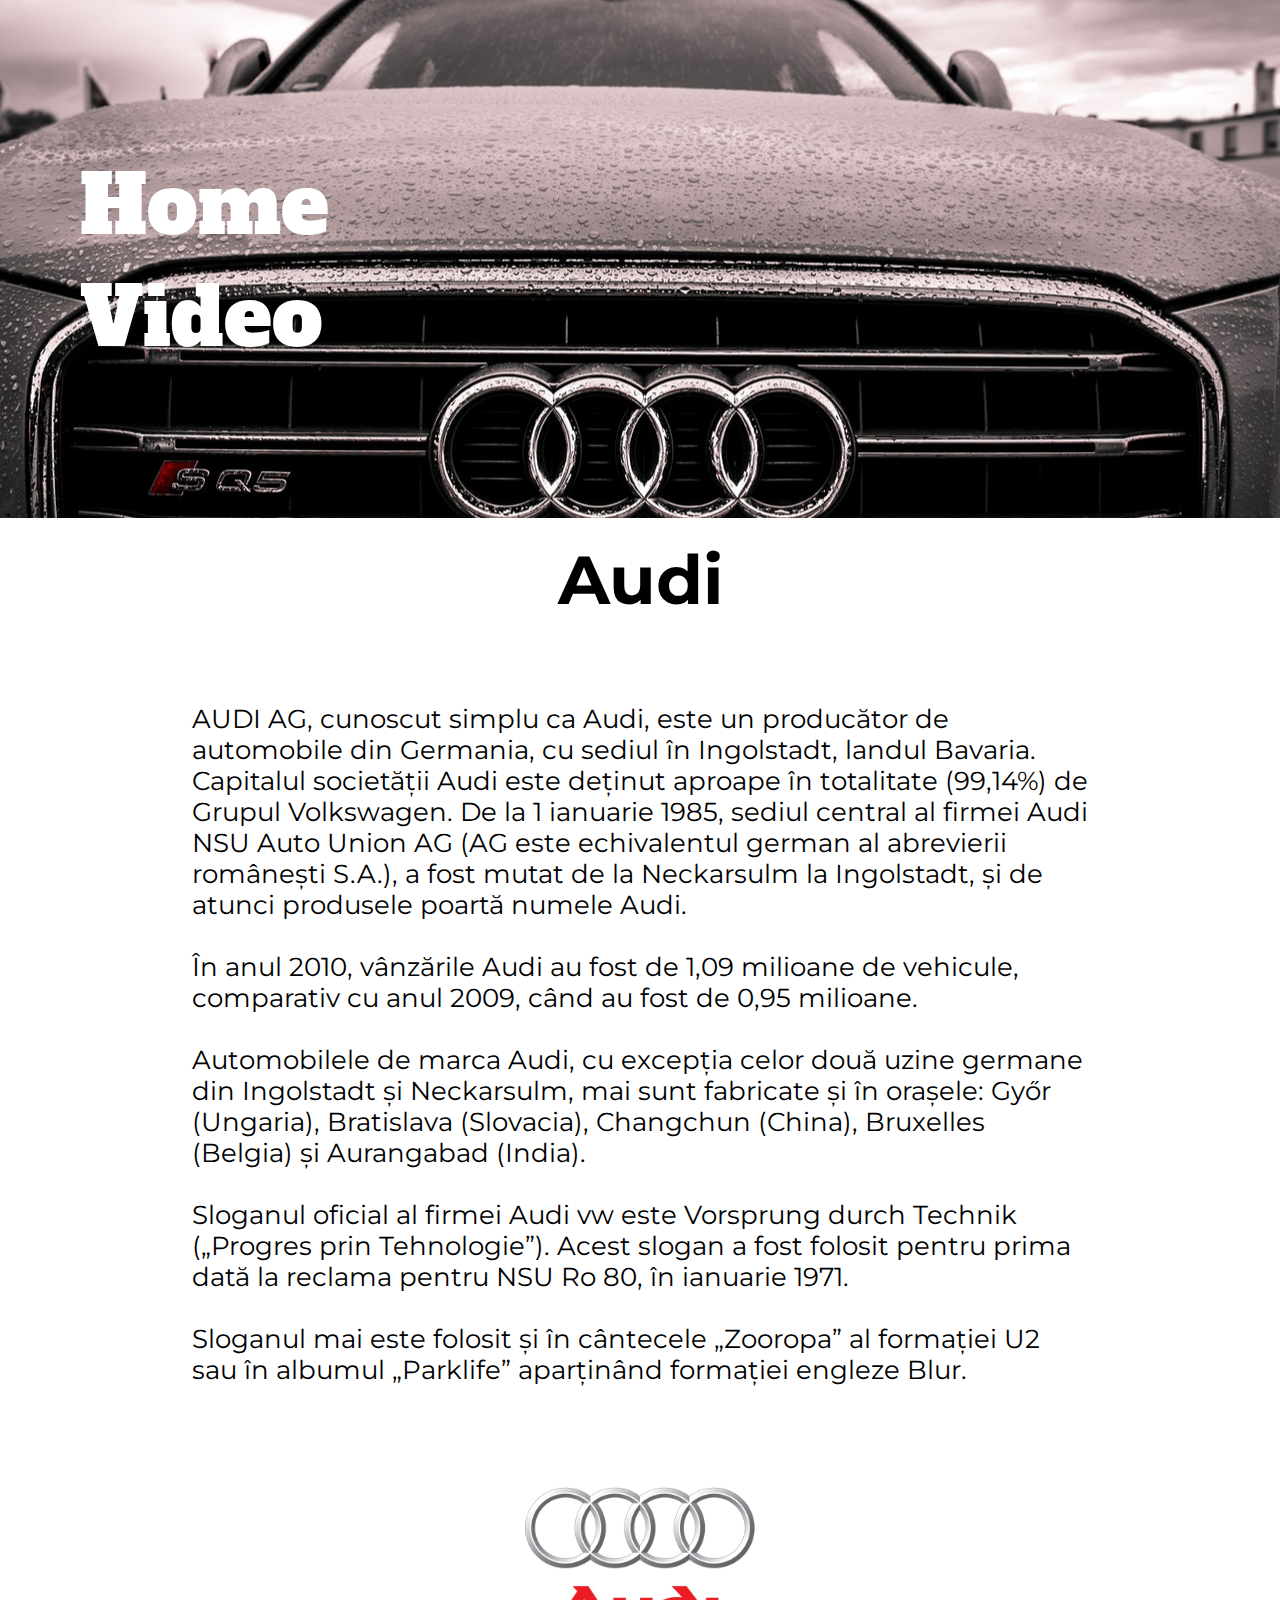
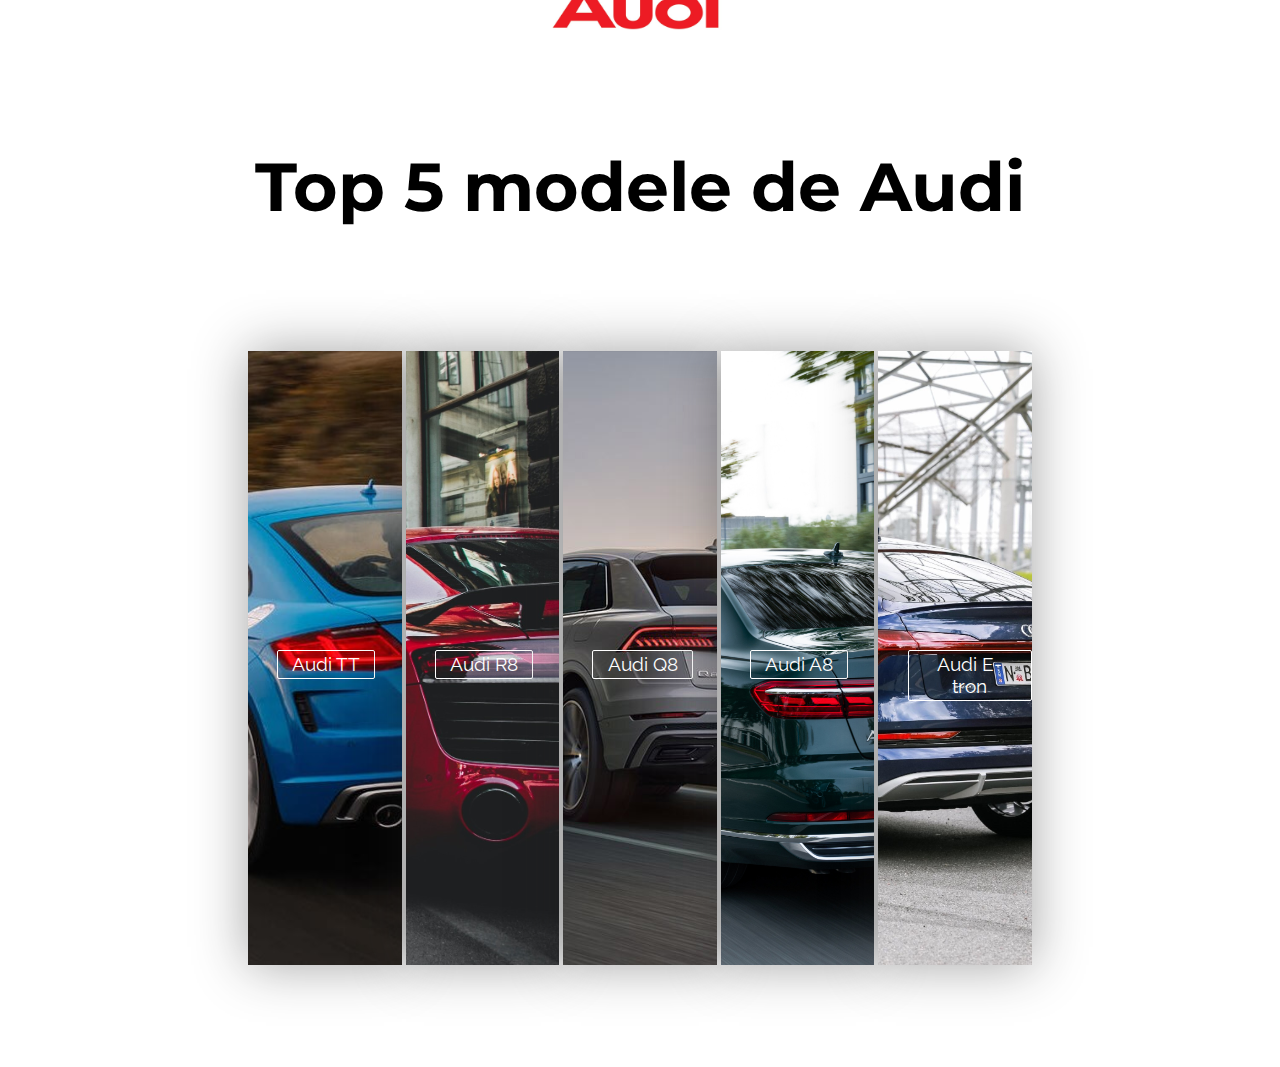
<file: index.html>
<!DOCTYPE html>
<html lang="en">
  <head>
    <meta charset="UTF-8" />
    <meta http-equiv="X-UA-Compatible" content="IE=edge" />
    <meta name="viewport" content="width=device-width, initial-scale=1.0" />
    <title>AUDI</title>
    <link rel="preconnect" href="https://fonts.gstatic.com" />
    <link
      href="https://fonts.googleapis.com/css2?family=Pacifico&display=swap"
      rel="stylesheet"
    />
    <link rel="preconnect" href="https://fonts.googleapis.com" />
    <link rel="preconnect" href="https://fonts.gstatic.com" crossorigin />
    <link
      href="https://fonts.googleapis.com/css2?family=Raleway:wght@100&display=swap"
      rel="stylesheet"
    />
    <link rel="preconnect" href="https://fonts.googleapis.com" />
    <link rel="preconnect" href="https://fonts.gstatic.com" crossorigin />
    <link
      href="https://fonts.googleapis.com/css2?family=Alfa+Slab+One&display=swap"
      rel="stylesheet"
    />

    <link rel="preconnect" href="https://fonts.googleapis.com" />
    <link rel="preconnect" href="https://fonts.gstatic.com" crossorigin />
    <link
      href="https://fonts.googleapis.com/css2?family=Nunito:wght@300&display=swap"
      rel="stylesheet"
    />
    <link rel="stylesheet" href="https://cdnjs.cloudflare.com/ajax/libs/font-awesome/4.7.0/css/font-awesome.min.css">


    <link rel="stylesheet" href="style.css" />
  </head>
  <body>
    
    <section class="homepage">
    <a href="./index.html" class="link">
        <h2>Home</h2>
    </a>
    <a href="./video.html" class="link">
      <h2>Video</h2>
  </a>
  </section>

    <div class="continut-stil">
      <h1 class="titlu">Audi</h1>
      <p class="text">
       <br><br> AUDI AG, cunoscut simplu ca Audi, este un producător de automobile din Germania, cu sediul în Ingolstadt, landul Bavaria. Capitalul societății Audi este deținut aproape în totalitate (99,14%) de Grupul Volkswagen. De la 1 ianuarie 1985, sediul central al firmei Audi NSU Auto Union AG (AG este echivalentul german al abrevierii românești S.A.), a fost mutat de la Neckarsulm la Ingolstadt, și de atunci produsele poartă numele Audi.
       <br><br> 
În anul 2010, vânzările Audi au fost de 1,09 milioane de vehicule, comparativ cu anul 2009, când au fost de 0,95 milioane.
<br><br> 
Automobilele de marca Audi, cu excepția celor două uzine germane din Ingolstadt și Neckarsulm, mai sunt fabricate și în orașele: Győr (Ungaria), Bratislava (Slovacia), Changchun (China), Bruxelles (Belgia) și Aurangabad (India).
<br><br> 
Sloganul oficial al firmei Audi vw este Vorsprung durch Technik („Progres prin Tehnologie”). Acest slogan a fost folosit pentru prima dată la reclama pentru NSU Ro 80, în ianuarie 1971.
<br><br> 
Sloganul mai este folosit și în cântecele „Zooropa” al formației U2 sau în albumul „Parklife” aparținând formației engleze Blur.
      </p>
      <div class="imagini">
        <img class="imagine" src="../images/logo.jpg" alt="">
      </div>
      <h1 class="titlu">Top 5 modele de Audi</h1>
    </div>
      
    <section class="page2">
      <div class="container">
        <a href="./pagini/auditt.html" class="box" id="box-1"><div ><button>Audi TT</button></div></a>
        <a href="./pagini/audir8.html" class="box" id="box-2"><div ><button>Audi R8</button></div></a>
        <a href="./pagini/audiq8.html" class="box" id="box-3"><div ><button>Audi Q8</button></div></a>
        <a href="./pagini/audia8.html" class="box" id="box-4"><div ><button>Audi A8</button></div></a>
        <a href="./pagini/audietron.html" class="box" id="box-5"><div ><button>Audi E-tron</button></div></a>
      </div>
    </section>
   
   
  </body>
</html>
</file>
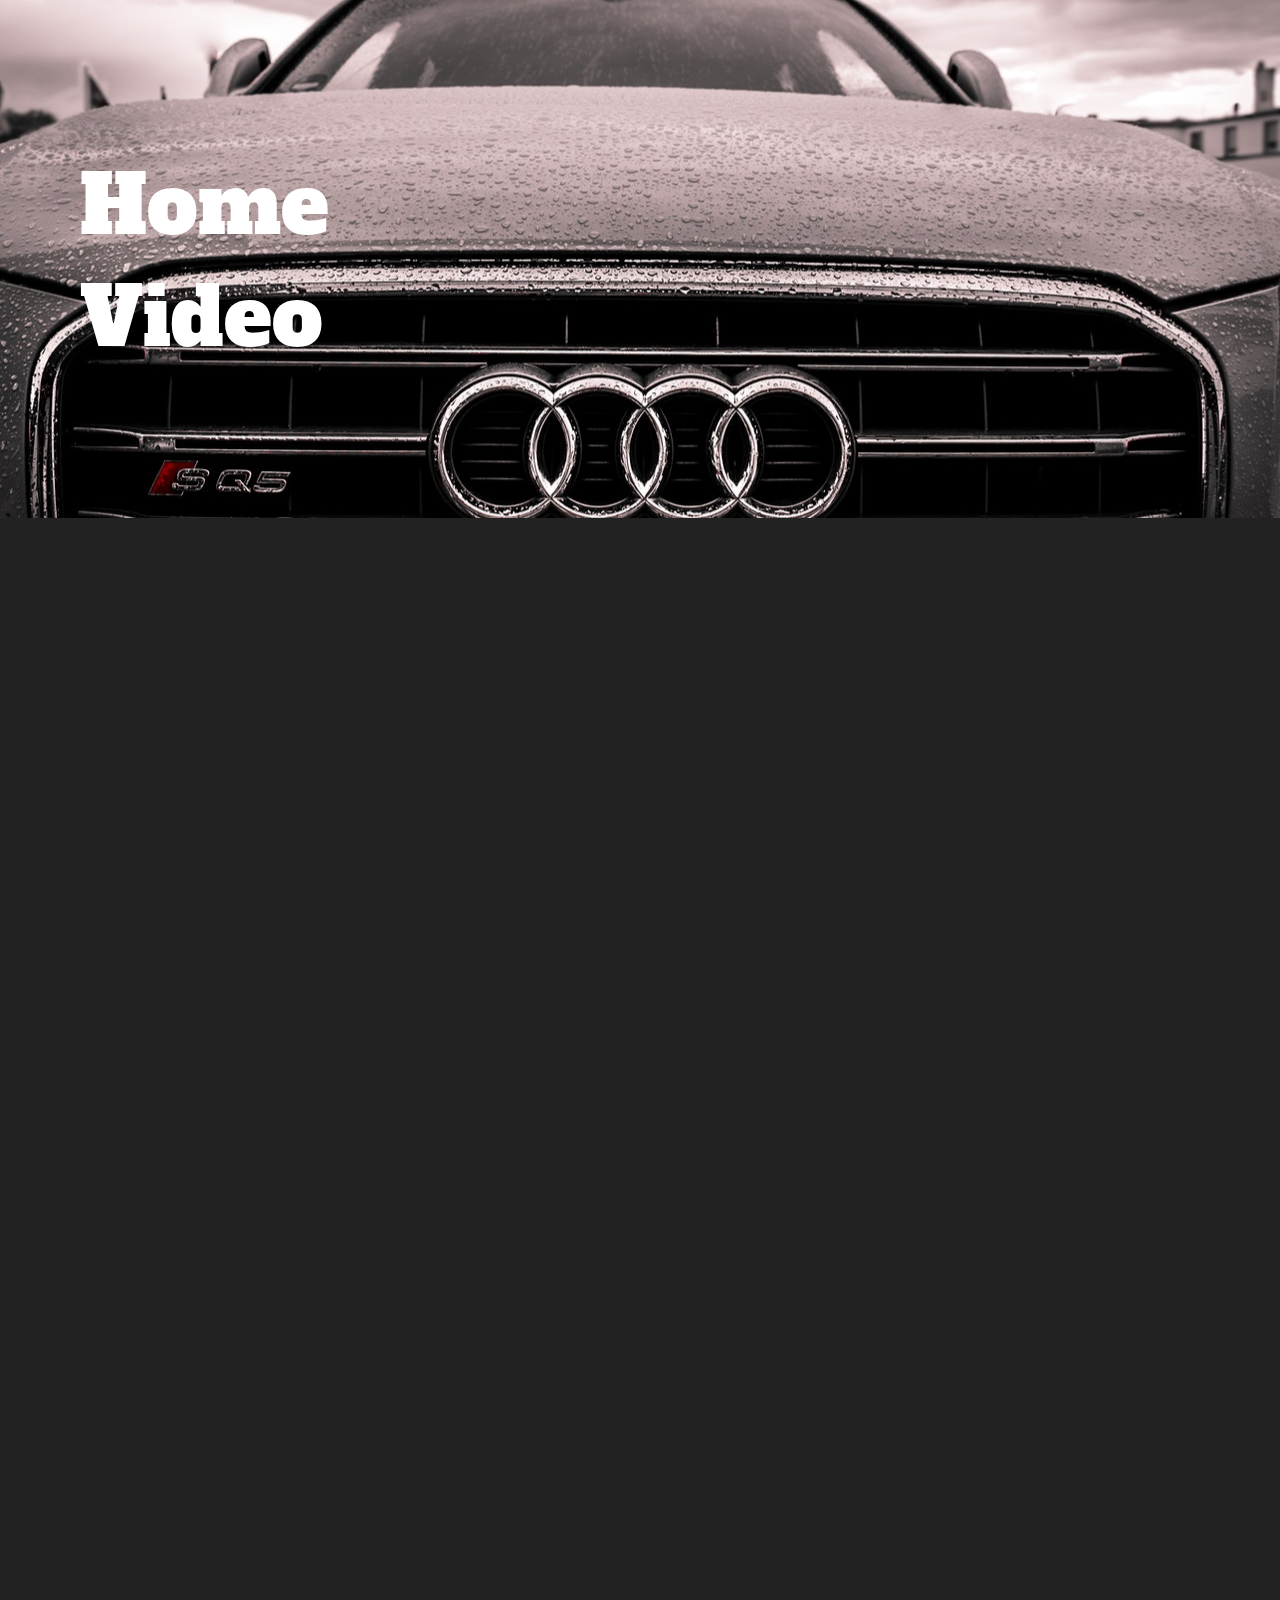
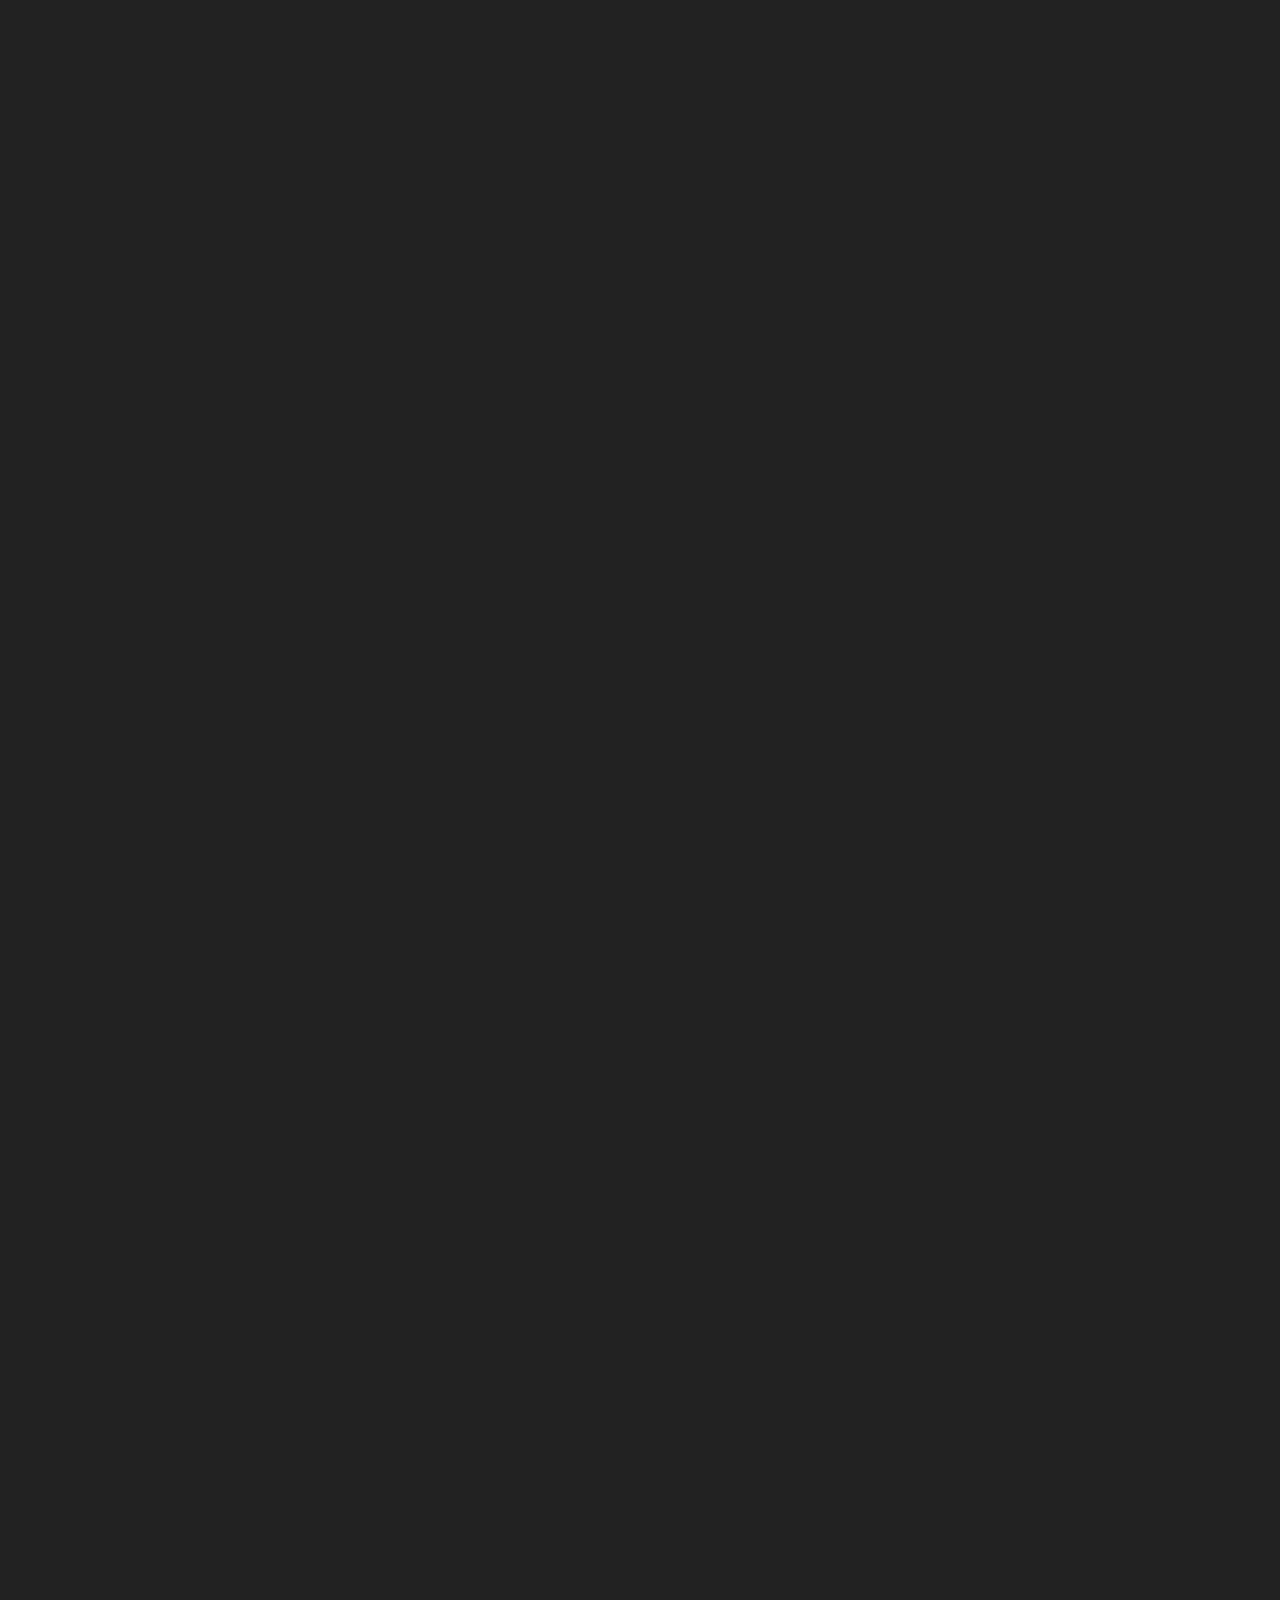
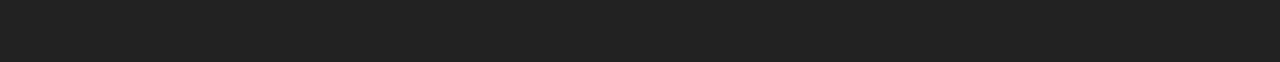
<file: video.html>
<html>
    <head>
        <link rel="stylesheet" type="text/css" href="./style.css">
        <link rel="stylesheet" type="text/css" href="./video.css">
		<meta http-equiv="X-UA-Compatible" content="IE=edge">
		<meta name="viewport" content="width=device-width, initial-scale=1">
        <meta charset="UTF-8">
        <link
        href="https://fonts.googleapis.com/css2?family=Alfa+Slab+One&display=swap"
        rel="stylesheet"
      />
  
        <title>Audi</title>


    </head>
    <body style="background-color: #222222;">

        <section class="homepage">
            <a href="./index.html" class="link">
                <h2>Home</h2>
            </a>
            <a href="./video.html" class="link">
              <h2>Video</h2>
          </a>
          </section>

        <div style="margin-top: 200px; text-align: center; display: flex; flex-direction: column; justify-content: center;">
            <div class="streams">

                <style>.embed-container { position: relative; padding-bottom: 56.25%; height: 0; overflow: hidden; max-width: 100%; } .embed-container iframe, .embed-container object, .embed-container embed { position: absolute; top: 0; left: 0; width: 100%; height: 100%; }</style><div class='embed-container'>                <iframe src="https://www.youtube.com/embed/0Vqwnc9twAg" title="YouTube video player" frameborder="0" allow="accelerometer; autoplay; clipboard-write; encrypted-media; gyroscope; picture-in-picture" allowfullscreen></iframe>
                </div>
     <br><br><br><br>
     
                <style>.embed-container { position: relative; padding-bottom: 56.25%; height: 0; overflow: hidden; max-width: 100%; } .embed-container iframe, .embed-container object, .embed-container embed { position: absolute; top: 0; left: 0; width: 100%; height: 100%; }</style><div class='embed-container'><iframe src='https://www.youtube.com/embed/L99zWNi8KnU' frameborder='0' allowfullscreen></iframe></div>
     <br><br><br><br>
     
                 <style>.embed-container { position: relative; padding-bottom: 56.25%; height: 0; overflow: hidden; max-width: 100%; } .embed-container iframe, .embed-container object, .embed-container embed { position: absolute; top: 0; left: 0; width: 100%; height: 100%; }</style><div class='embed-container'><iframe src='https://www.youtube.com/embed/zlZyPc7aHB4' frameborder='0' allowfullscreen></iframe></div>
                 <br><br><br><br>
     
                 <style>.embed-container { position: relative; padding-bottom: 56.25%; height: 0; overflow: hidden; max-width: 100%; } .embed-container iframe, .embed-container object, .embed-container embed { position: absolute; top: 0; left: 0; width: 100%; height: 100%; }</style><div class='embed-container'><iframe src='https://www.youtube.com/embed/pWaHZ2oRE7s' frameborder='0' allowfullscreen></iframe></div>
     
     </div>
        </div>



        
    </body>
</html>
</file>
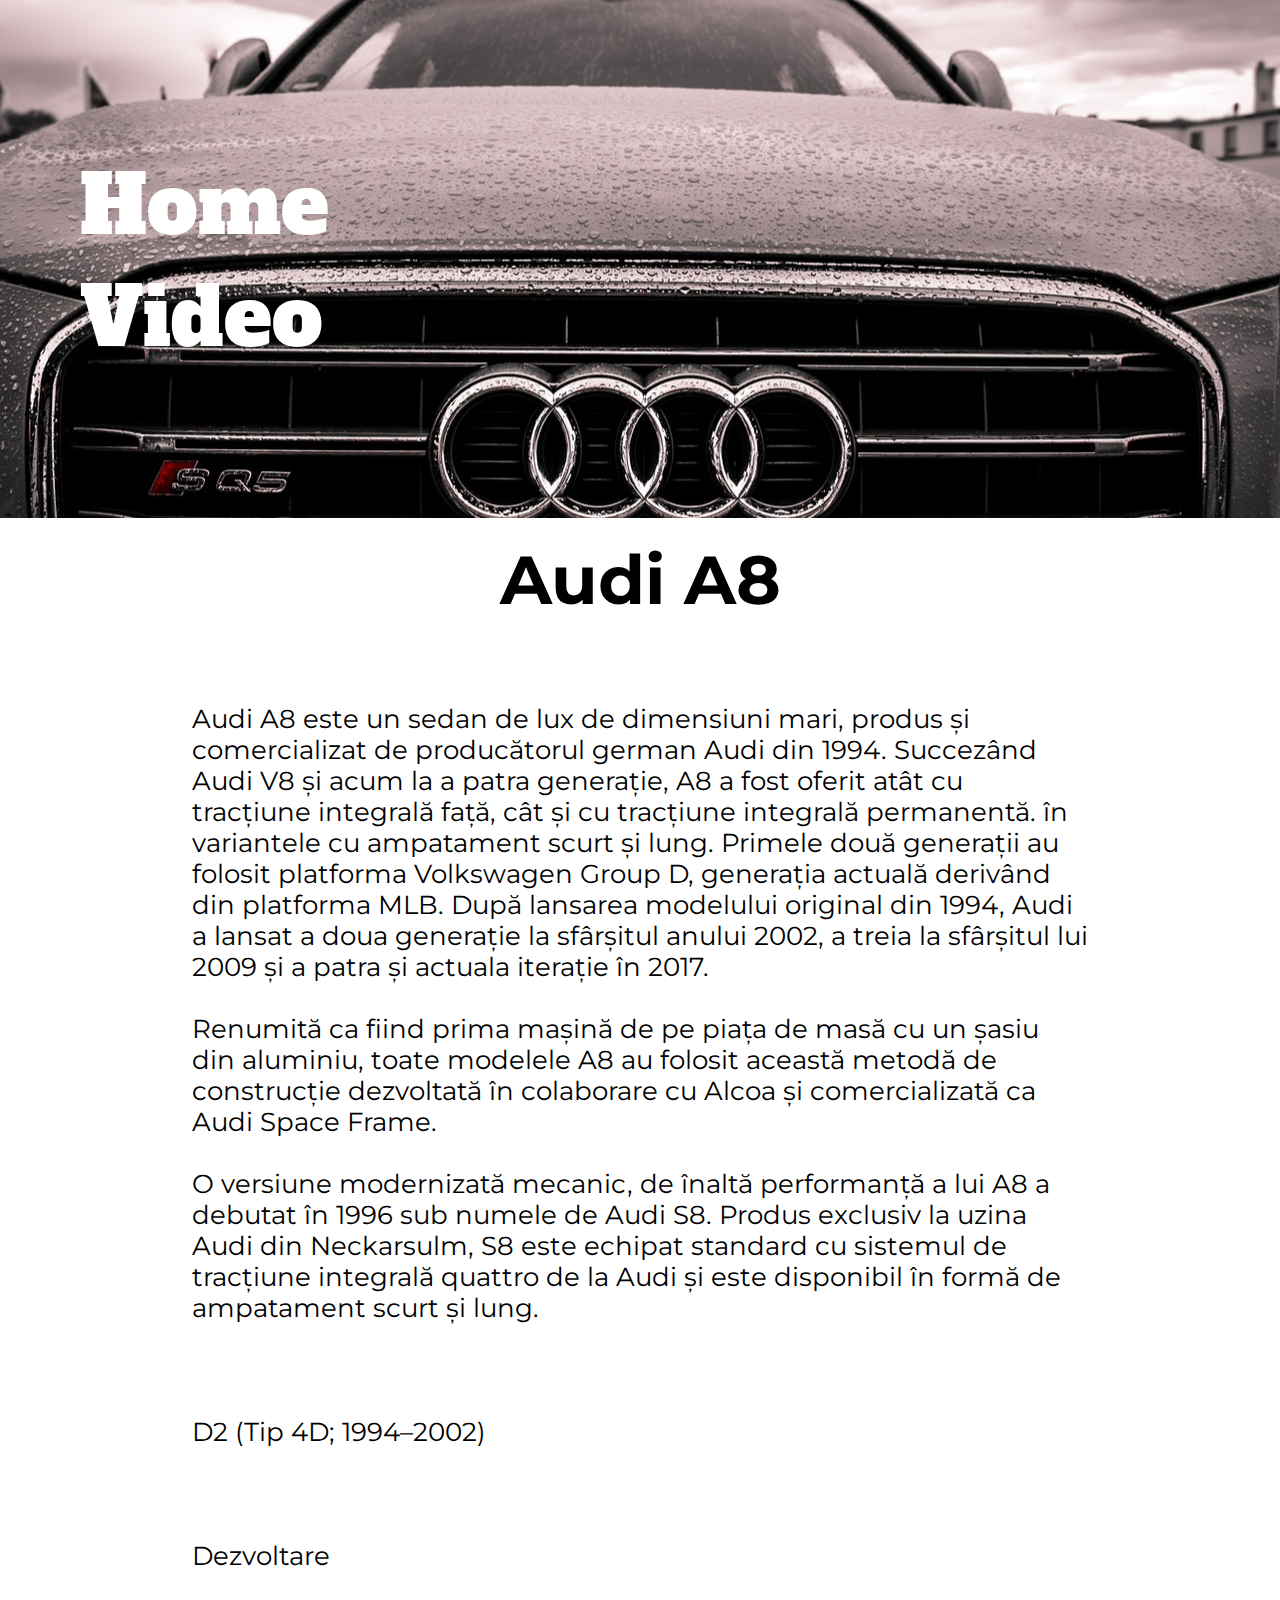
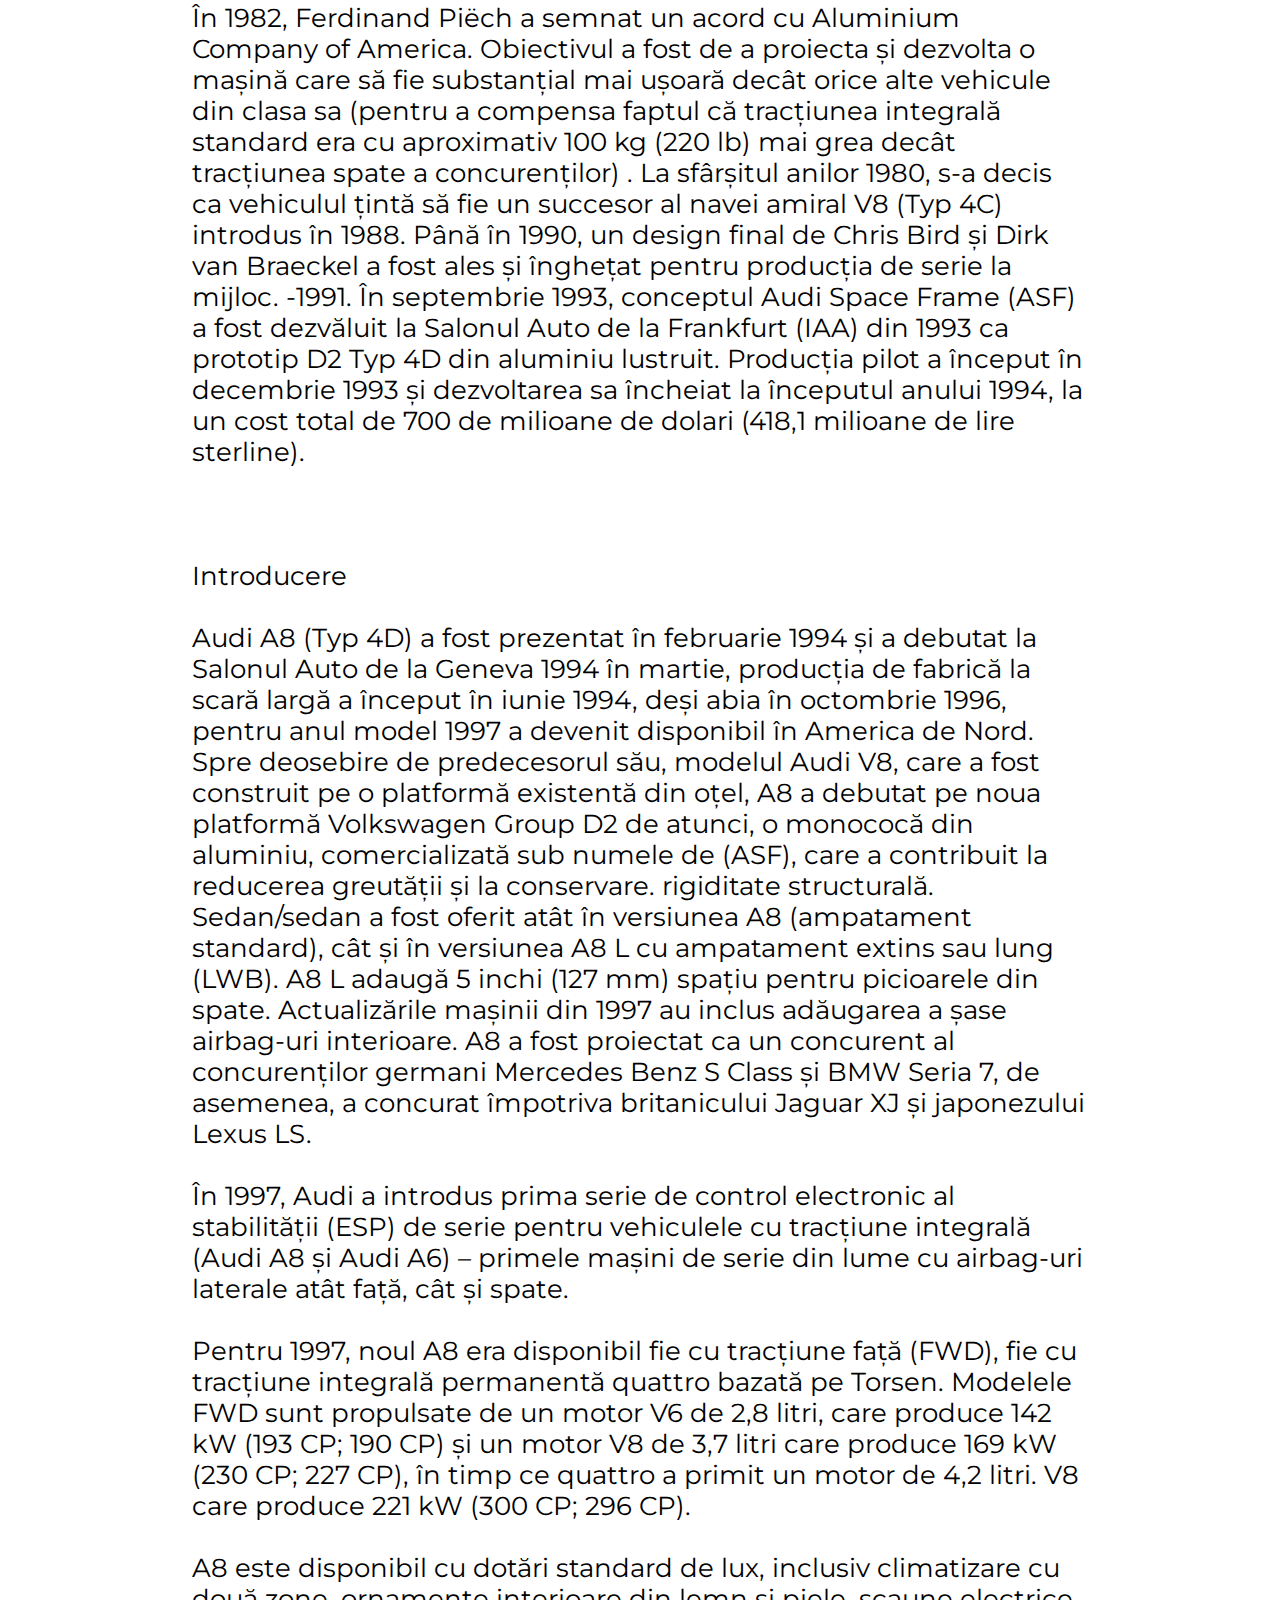
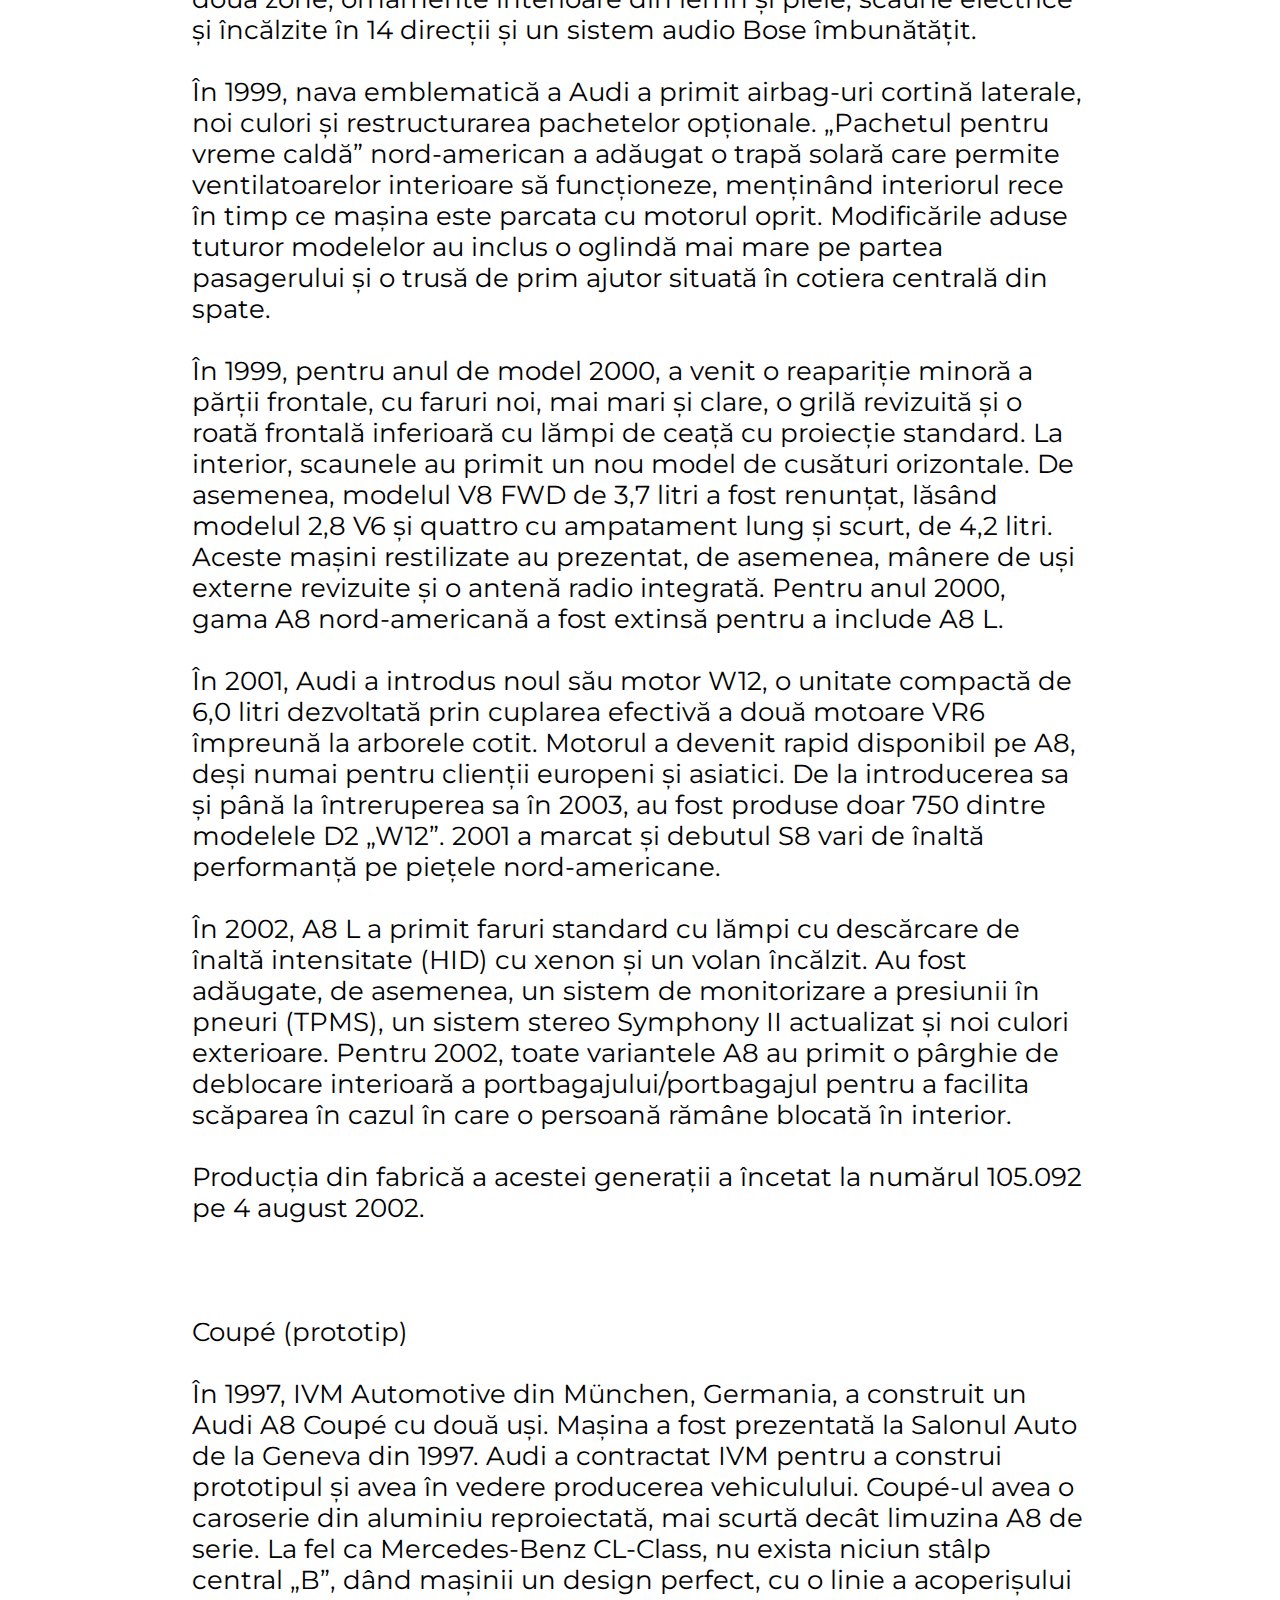
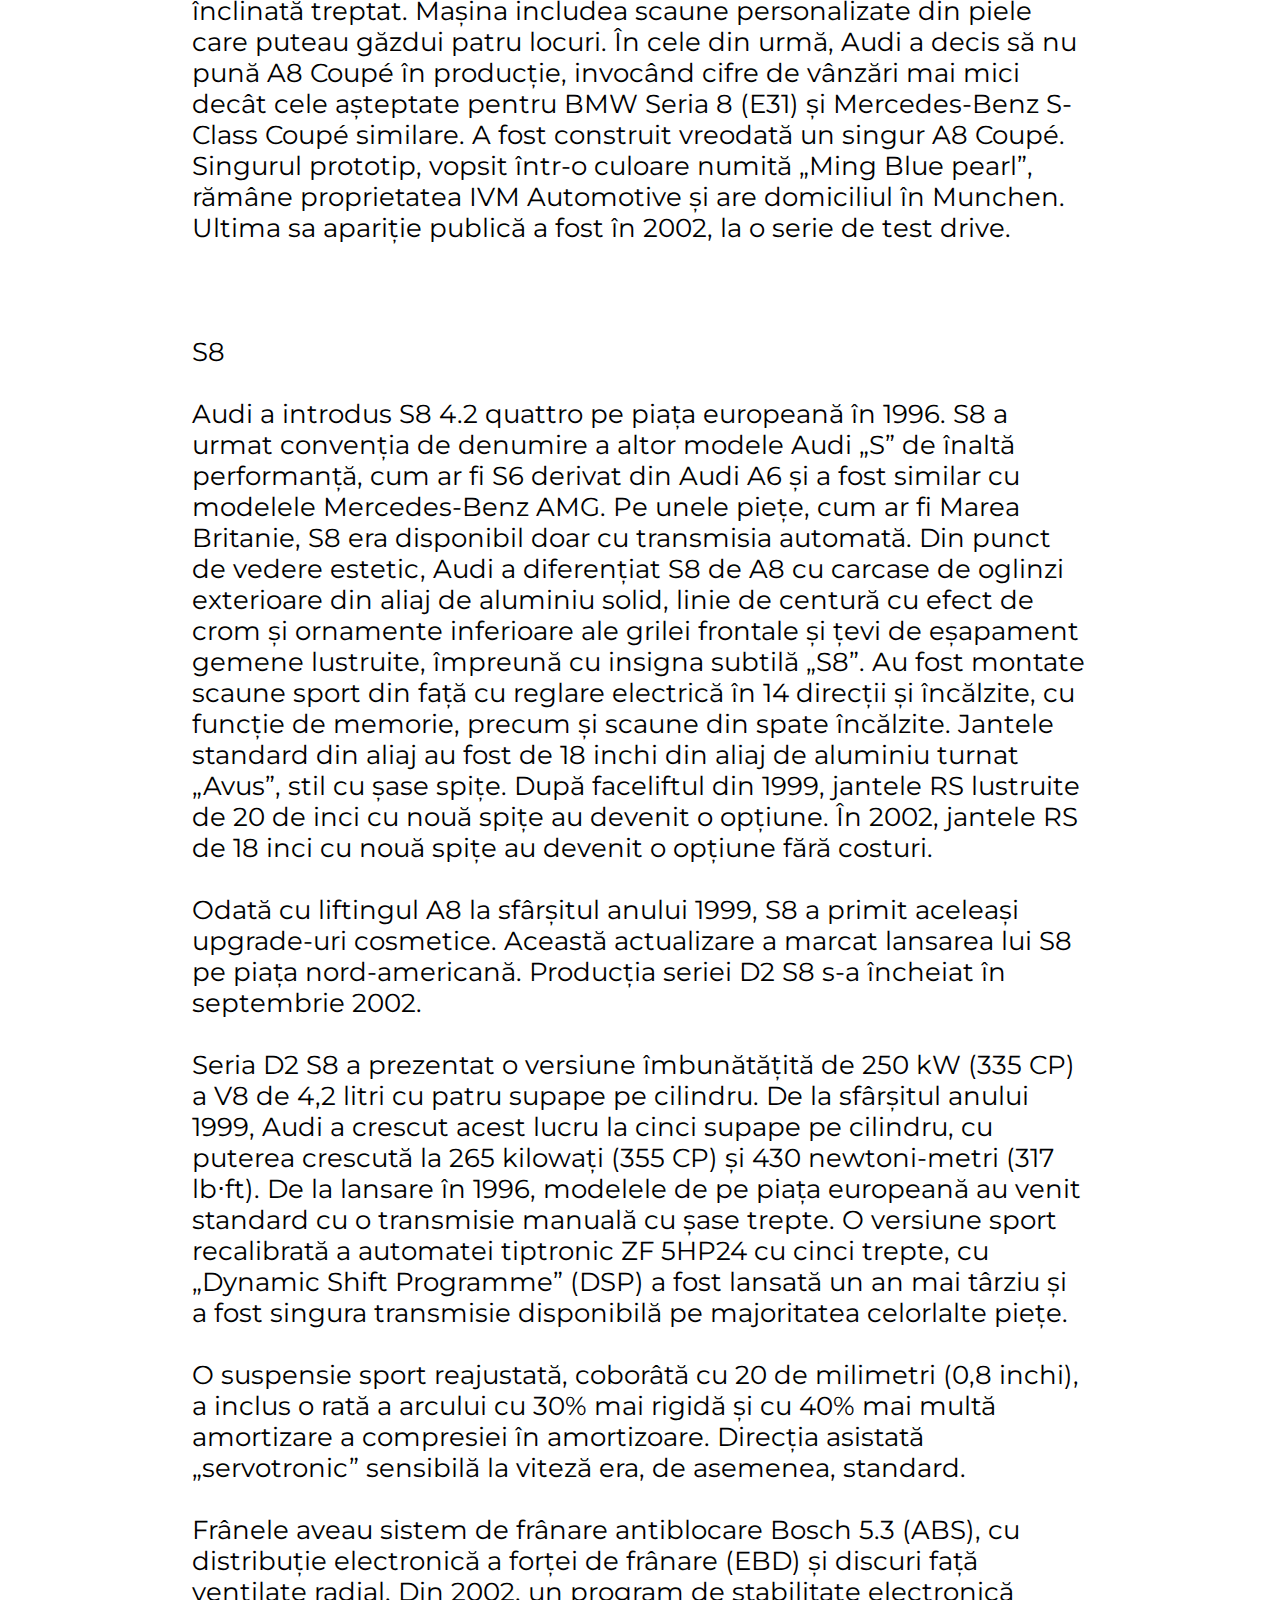
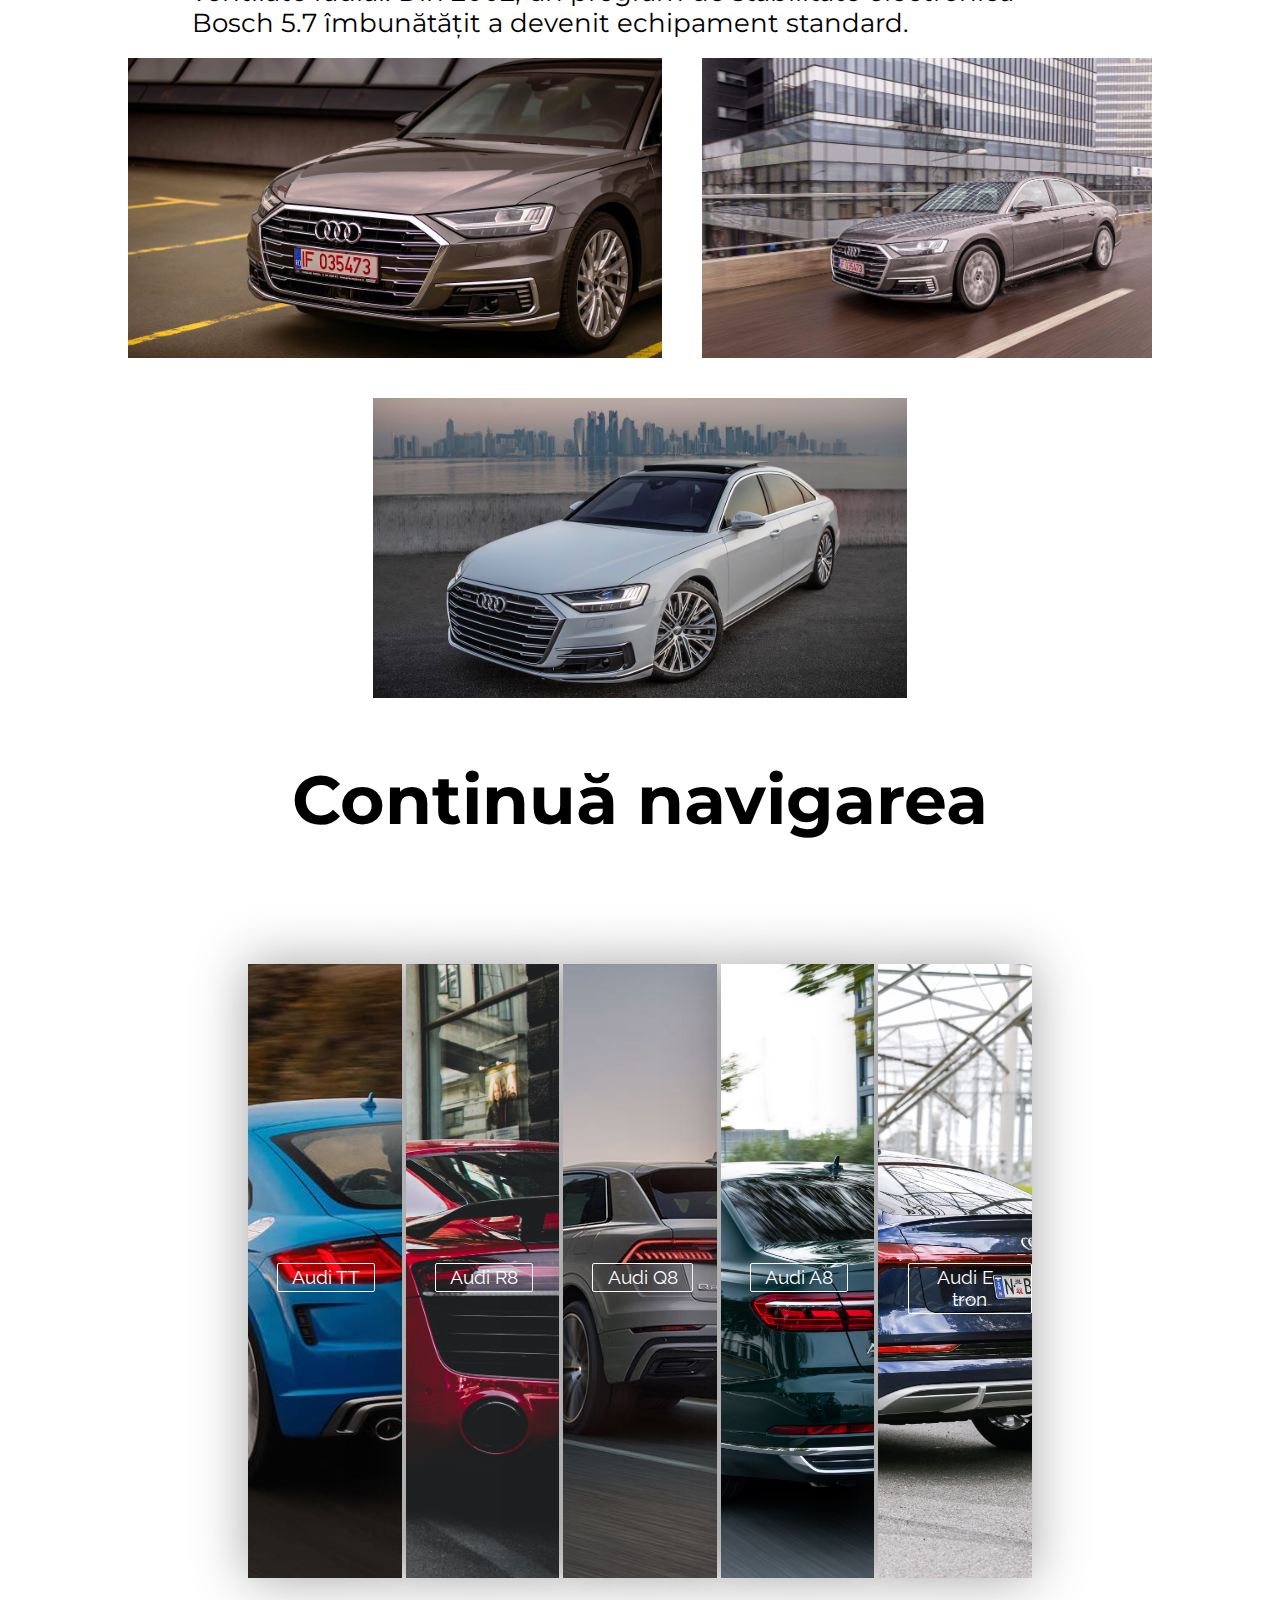
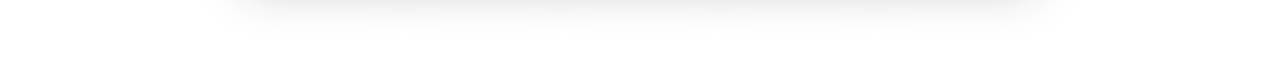
<file: pagini/audia8.html>
<!DOCTYPE html>
<html lang="en">
  <head>
    <meta charset="UTF-8" />
    <meta http-equiv="X-UA-Compatible" content="IE=edge" />
    <meta name="viewport" content="width=device-width, initial-scale=1.0" />
    <title> Audi A8</title>
    <link rel="preconnect" href="https://fonts.gstatic.com" />
    <link
      href="https://fonts.googleapis.com/css2?family=Pacifico&display=swap"
      rel="stylesheet"
    />
    <link rel="preconnect" href="https://fonts.googleapis.com" />
    <link rel="preconnect" href="https://fonts.gstatic.com" crossorigin />
    <link
      href="https://fonts.googleapis.com/css2?family=Raleway:wght@100&display=swap"
      rel="stylesheet"
    />
    <link rel="preconnect" href="https://fonts.googleapis.com" />
    <link rel="preconnect" href="https://fonts.gstatic.com" crossorigin />
    <link
      href="https://fonts.googleapis.com/css2?family=Alfa+Slab+One&display=swap"
      rel="stylesheet"
    />

    <link rel="preconnect" href="https://fonts.googleapis.com" />
    <link rel="preconnect" href="https://fonts.gstatic.com" crossorigin />
    <link
      href="https://fonts.googleapis.com/css2?family=Nunito:wght@300&display=swap"
      rel="stylesheet"
    />
    <link rel="stylesheet" href="https://cdnjs.cloudflare.com/ajax/libs/font-awesome/4.7.0/css/font-awesome.min.css">


    <link rel="stylesheet" href="../style.css" />
  </head>
  <body>
    

    <section class="homepage">
      <a href="../index.html" class="link">
          <h2>Home</h2>
      </a>
      <a href="../video.html" class="link">
        <h2>Video</h2>
    </a>
    </section>


    <div class="continut-stil">
      <h1 class="titlu">Audi A8</h1>
      <p class="text">

        <br><br>
        Audi A8 este un sedan de lux de dimensiuni mari, produs și comercializat de producătorul german Audi din 1994. Succezând Audi V8 și acum la a patra generație, A8 a fost oferit atât cu tracțiune integrală față, cât și cu tracțiune integrală permanentă. în variantele cu ampatament scurt și lung. Primele două generații au folosit platforma Volkswagen Group D, generația actuală derivând din platforma MLB. După lansarea modelului original din 1994, Audi a lansat a doua generație la sfârșitul anului 2002, a treia la sfârșitul lui 2009 și a patra și actuala iterație în 2017.
        <br><br>
        Renumită ca fiind prima mașină de pe piața de masă cu un șasiu din aluminiu, toate modelele A8 au folosit această metodă de construcție dezvoltată în colaborare cu Alcoa și comercializată ca Audi Space Frame.
        <br><br>
        O versiune modernizată mecanic, de înaltă performanță a lui A8 a debutat în 1996 sub numele de Audi S8. Produs exclusiv la uzina Audi din Neckarsulm, S8 este echipat standard cu sistemul de tracțiune integrală quattro de la Audi și este disponibil în formă de ampatament scurt și lung.
        <br><br> <br><br>
        D2 (Tip 4D; 1994–2002) <br><br> <br><br>
        Dezvoltare <br><br>
        În 1982, Ferdinand Piëch a semnat un acord cu Aluminium Company of America. Obiectivul a fost de a proiecta și dezvolta o mașină care să fie substanțial mai ușoară decât orice alte vehicule din clasa sa (pentru a compensa faptul că tracțiunea integrală standard era cu aproximativ 100 kg (220 lb) mai grea decât tracțiunea spate a concurenților) . La sfârșitul anilor 1980, s-a decis ca vehiculul țintă să fie un succesor al navei amiral V8 (Typ 4C) introdus în 1988. Până în 1990, un design final de Chris Bird și Dirk van Braeckel a fost ales și înghețat pentru producția de serie la mijloc. -1991. În septembrie 1993, conceptul Audi Space Frame (ASF) a fost dezvăluit la Salonul Auto de la Frankfurt (IAA) din 1993 ca prototip D2 Typ 4D din aluminiu lustruit. Producția pilot a început în decembrie 1993 și dezvoltarea sa încheiat la începutul anului 1994, la un cost total de 700 de milioane de dolari (418,1 milioane de lire sterline).
        <br><br> <br><br>
        Introducere <br><br>
        Audi A8 (Typ 4D) a fost prezentat în februarie 1994 și a debutat la Salonul Auto de la Geneva 1994 în martie, producția de fabrică la scară largă a început în iunie 1994, deși abia în octombrie 1996, pentru anul model 1997 a devenit disponibil în America de Nord. Spre deosebire de predecesorul său, modelul Audi V8, care a fost construit pe o platformă existentă din oțel, A8 a debutat pe noua platformă Volkswagen Group D2 de atunci, o monococă din aluminiu, comercializată sub numele de (ASF), care a contribuit la reducerea greutății și la conservare. rigiditate structurală. Sedan/sedan a fost oferit atât în ​​versiunea A8 (ampatament standard), cât și în versiunea A8 L cu ampatament extins sau lung (LWB). A8 L adaugă 5 inchi (127 mm) spațiu pentru picioarele din spate. Actualizările mașinii din 1997 au inclus adăugarea a șase airbag-uri interioare. A8 a fost proiectat ca un concurent al concurenților germani Mercedes Benz S Class și BMW Seria 7, de asemenea, a concurat împotriva britanicului Jaguar XJ și japonezului Lexus LS.
        <br><br>
        În 1997, Audi a introdus prima serie de control electronic al stabilității (ESP) de serie pentru vehiculele cu tracțiune integrală (Audi A8 și Audi A6) – primele mașini de serie din lume cu airbag-uri laterale atât față, cât și spate.
        <br><br>
        Pentru 1997, noul A8 era disponibil fie cu tracțiune față (FWD), fie cu tracțiune integrală permanentă quattro bazată pe Torsen. Modelele FWD sunt propulsate de un motor V6 de 2,8 litri, care produce 142 kW (193 CP; 190 CP) și un motor V8 de 3,7 litri care produce 169 kW (230 CP; 227 CP), în timp ce quattro a primit un motor de 4,2 litri. V8 care produce 221 kW (300 CP; 296 CP).
        <br><br>
        A8 este disponibil cu dotări standard de lux, inclusiv climatizare cu două zone, ornamente interioare din lemn și piele, scaune electrice și încălzite în 14 direcții și un sistem audio Bose îmbunătățit.
        <br><br>
        În 1999, nava emblematică a Audi a primit airbag-uri cortină laterale, noi culori și restructurarea pachetelor opționale. „Pachetul pentru vreme caldă” nord-american a adăugat o trapă solară care permite ventilatoarelor interioare să funcționeze, menținând interiorul rece în timp ce mașina este parcata cu motorul oprit. Modificările aduse tuturor modelelor au inclus o oglindă mai mare pe partea pasagerului și o trusă de prim ajutor situată în cotiera centrală din spate.
        <br><br>
        În 1999, pentru anul de model 2000, a venit o reapariție minoră a părții frontale, cu faruri noi, mai mari și clare, o grilă revizuită și o roată frontală inferioară cu lămpi de ceață cu proiecție standard. La interior, scaunele au primit un nou model de cusături orizontale. De asemenea, modelul V8 FWD de 3,7 litri a fost renunțat, lăsând modelul 2,8 V6 și quattro cu ampatament lung și scurt, de 4,2 litri. Aceste mașini restilizate au prezentat, de asemenea, mânere de uși externe revizuite și o antenă radio integrată. Pentru anul 2000, gama A8 nord-americană a fost extinsă pentru a include A8 L.
        <br><br>
        În 2001, Audi a introdus noul său motor W12, o unitate compactă de 6,0 litri dezvoltată prin cuplarea efectivă a două motoare VR6 împreună la arborele cotit. Motorul a devenit rapid disponibil pe A8, deși numai pentru clienții europeni și asiatici. De la introducerea sa și până la întreruperea sa în 2003, au fost produse doar 750 dintre modelele D2 „W12”. 2001 a marcat și debutul S8 vari de înaltă performanță pe piețele nord-americane.
        <br><br>
        În 2002, A8 L a primit faruri standard cu lămpi cu descărcare de înaltă intensitate (HID) cu xenon și un volan încălzit. Au fost adăugate, de asemenea, un sistem de monitorizare a presiunii în pneuri (TPMS), un sistem stereo Symphony II actualizat și noi culori exterioare. Pentru 2002, toate variantele A8 au primit o pârghie de deblocare interioară a portbagajului/portbagajul pentru a facilita scăparea în cazul în care o persoană rămâne blocată în interior.
        <br><br>
        Producția din fabrică a acestei generații a încetat la numărul 105.092 pe 4 august 2002.
        <br><br><br><br>
        Coupé (prototip)<br><br>
        În 1997, IVM Automotive din München, Germania, a construit un Audi A8 Coupé cu două uși. Mașina a fost prezentată la Salonul Auto de la Geneva din 1997. Audi a contractat IVM pentru a construi prototipul și avea în vedere producerea vehiculului. Coupé-ul avea o caroserie din aluminiu reproiectată, mai scurtă decât limuzina A8 de serie. La fel ca Mercedes-Benz CL-Class, nu exista niciun stâlp central „B”, dând mașinii un design perfect, cu o linie a acoperișului înclinată treptat. Mașina includea scaune personalizate din piele care puteau găzdui patru locuri. În cele din urmă, Audi a decis să nu pună A8 Coupé în producție, invocând cifre de vânzări mai mici decât cele așteptate pentru BMW Seria 8 (E31) și Mercedes-Benz S-Class Coupé similare. A fost construit vreodată un singur A8 Coupé. Singurul prototip, vopsit într-o culoare numită „Ming Blue pearl”, rămâne proprietatea IVM Automotive și are domiciliul în Munchen. Ultima sa apariție publică a fost în 2002, la o serie de test drive.
        <br><br><br><br>
        S8<br><br>
        Audi a introdus S8 4.2 quattro pe piața europeană în 1996. S8 a urmat convenția de denumire a altor modele Audi „S” de înaltă performanță, cum ar fi S6 derivat din Audi A6 și a fost similar cu modelele Mercedes-Benz AMG. Pe unele piețe, cum ar fi Marea Britanie, S8 era disponibil doar cu transmisia automată. Din punct de vedere estetic, Audi a diferențiat S8 de A8 cu carcase de oglinzi exterioare din aliaj de aluminiu solid, linie de centură cu efect de crom și ornamente inferioare ale grilei frontale și țevi de eșapament gemene lustruite, împreună cu insigna subtilă „S8”. Au fost montate scaune sport din față cu reglare electrică în 14 direcții și încălzite, cu funcție de memorie, precum și scaune din spate încălzite. Jantele standard din aliaj au fost de 18 inchi din aliaj de aluminiu turnat „Avus”, stil cu șase spițe. După faceliftul din 1999, jantele RS lustruite de 20 de inci cu nouă spițe au devenit o opțiune. În 2002, jantele RS de 18 inci cu nouă spițe au devenit o opțiune fără costuri.
        <br><br>
        Odată cu liftingul A8 la sfârșitul anului 1999, S8 a primit aceleași upgrade-uri cosmetice. Această actualizare a marcat lansarea lui S8 pe piața nord-americană. Producția seriei D2 S8 s-a încheiat în septembrie 2002.
        <br><br>
        Seria D2 S8 a prezentat o versiune îmbunătățită de 250 kW (335 CP) a V8 de 4,2 litri cu patru supape pe cilindru. De la sfârșitul anului 1999, Audi a crescut acest lucru la cinci supape pe cilindru, cu puterea crescută la 265 kilowați (355 CP) și 430 newtoni-metri (317 lb⋅ft). De la lansare în 1996, modelele de pe piața europeană au venit standard cu o transmisie manuală cu șase trepte. O versiune sport recalibrată a automatei tiptronic ZF 5HP24 cu cinci trepte, cu „Dynamic Shift Programme” (DSP) a fost lansată un an mai târziu și a fost singura transmisie disponibilă pe majoritatea celorlalte piețe.
        <br><br>
        O suspensie sport reajustată, coborâtă cu 20 de milimetri (0,8 inchi), a inclus o rată a arcului cu 30% mai rigidă și cu 40% mai multă amortizare a compresiei în amortizoare. Direcția asistată „servotronic” sensibilă la viteză era, de asemenea, standard.
        <br><br>
        Frânele aveau sistem de frânare antiblocare Bosch 5.3 (ABS), cu distribuție electronică a forței de frânare (EBD) și discuri față ventilate radial. Din 2002, un program de stabilitate electronică Bosch 5.7 îmbunătățit a devenit echipament standard.
      </p>
      <div class="imagini">
        <img class="imagine" src="../images/stiluri/AudiA81.jpg" alt="">
        <img class="imagine" src="../images/stiluri/AudiA82.jpg" alt="">
        <img class="imagine" src="../images/stiluri/AudiA83.jpg" alt="">
      </div>
    </div>
    </br><h1 class="titlu">Continuă navigarea</h1>
    <section class="page2">
      <div class="container">
        <a href="./auditt.html" class="box" id="box-1"><div ><button>Audi TT</button></div></a>
        <a href="./audir8.html" class="box" id="box-2"><div ><button>Audi R8</button></div></a>
        <a href="./audiq8.html" class="box" id="box-3"><div ><button>Audi Q8</button></div></a>
        <a href="./audia8.html" class="box" id="box-4"><div ><button>Audi A8</button></div></a>
        <a href="./audietron.html" class="box" id="box-5"><div ><button>Audi E-tron</button></div></a>
      </div>
    </section>
   
  </body>
</html>
</file>
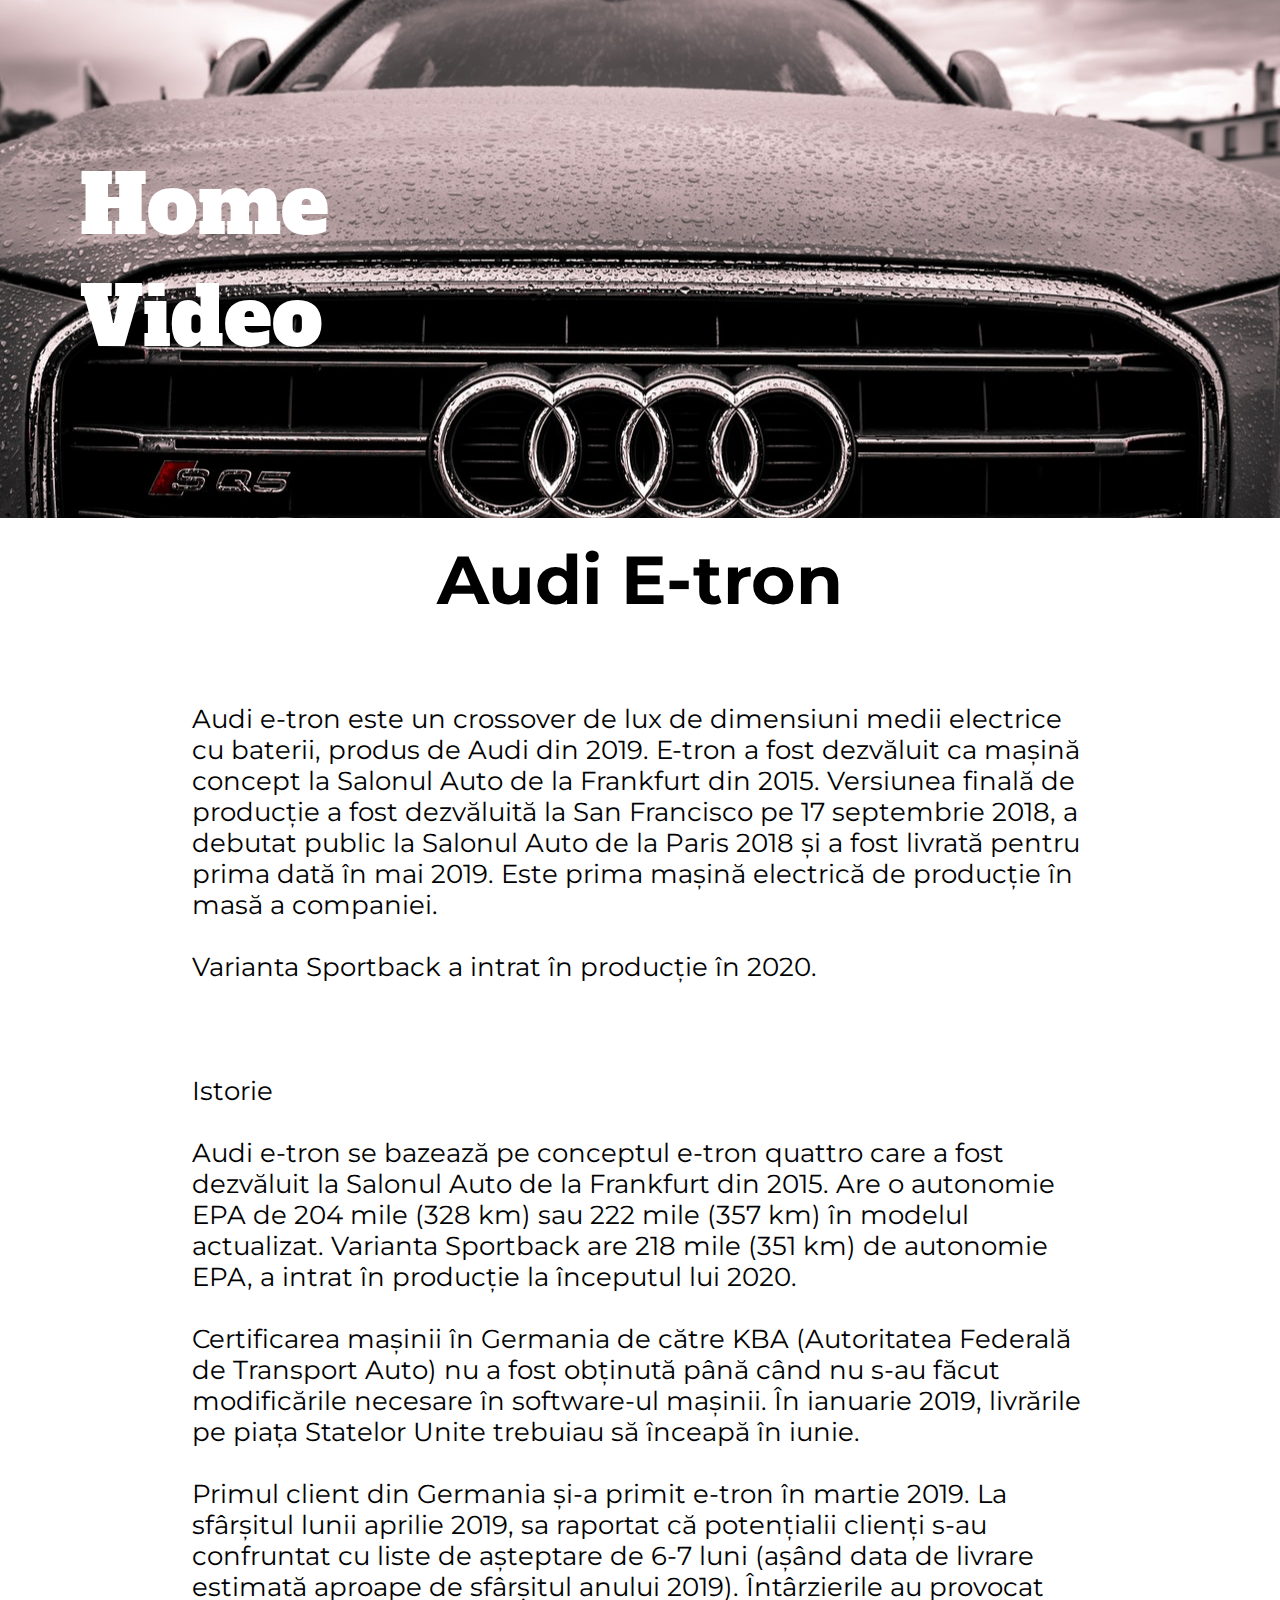
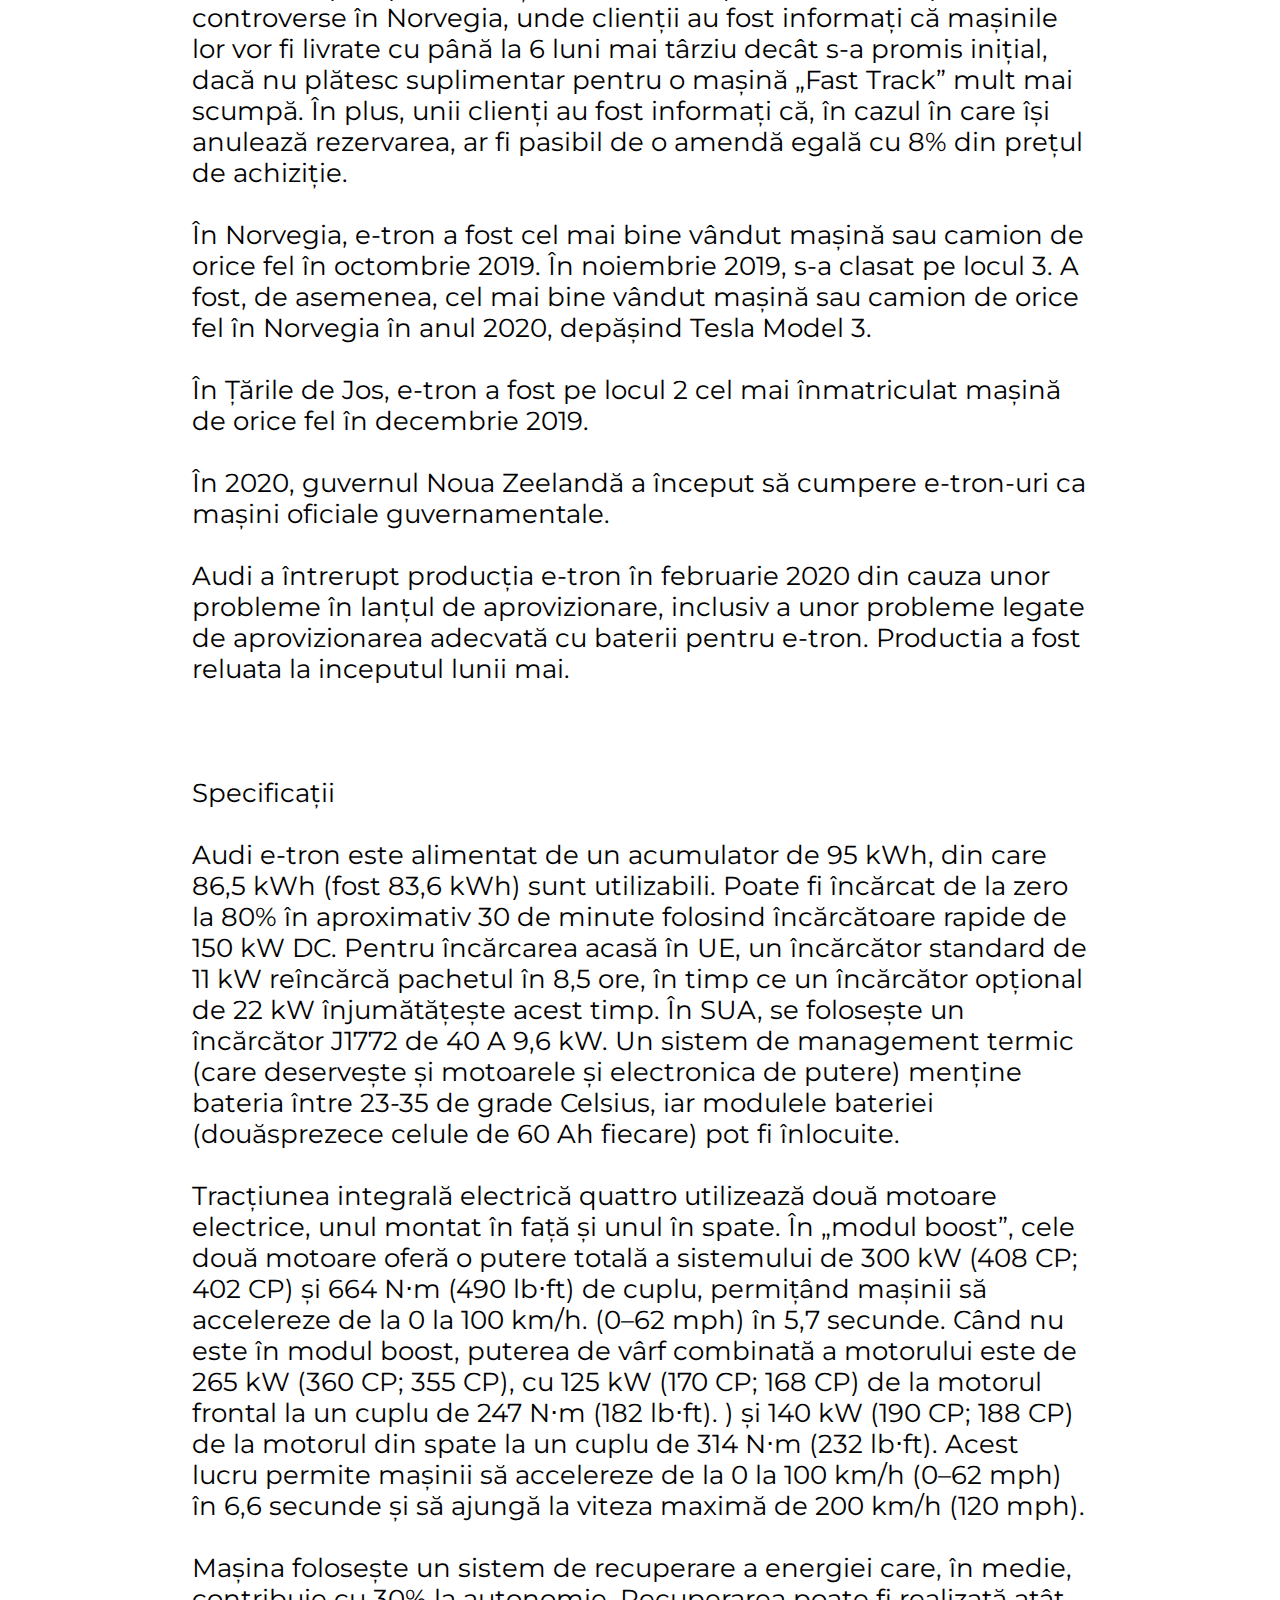
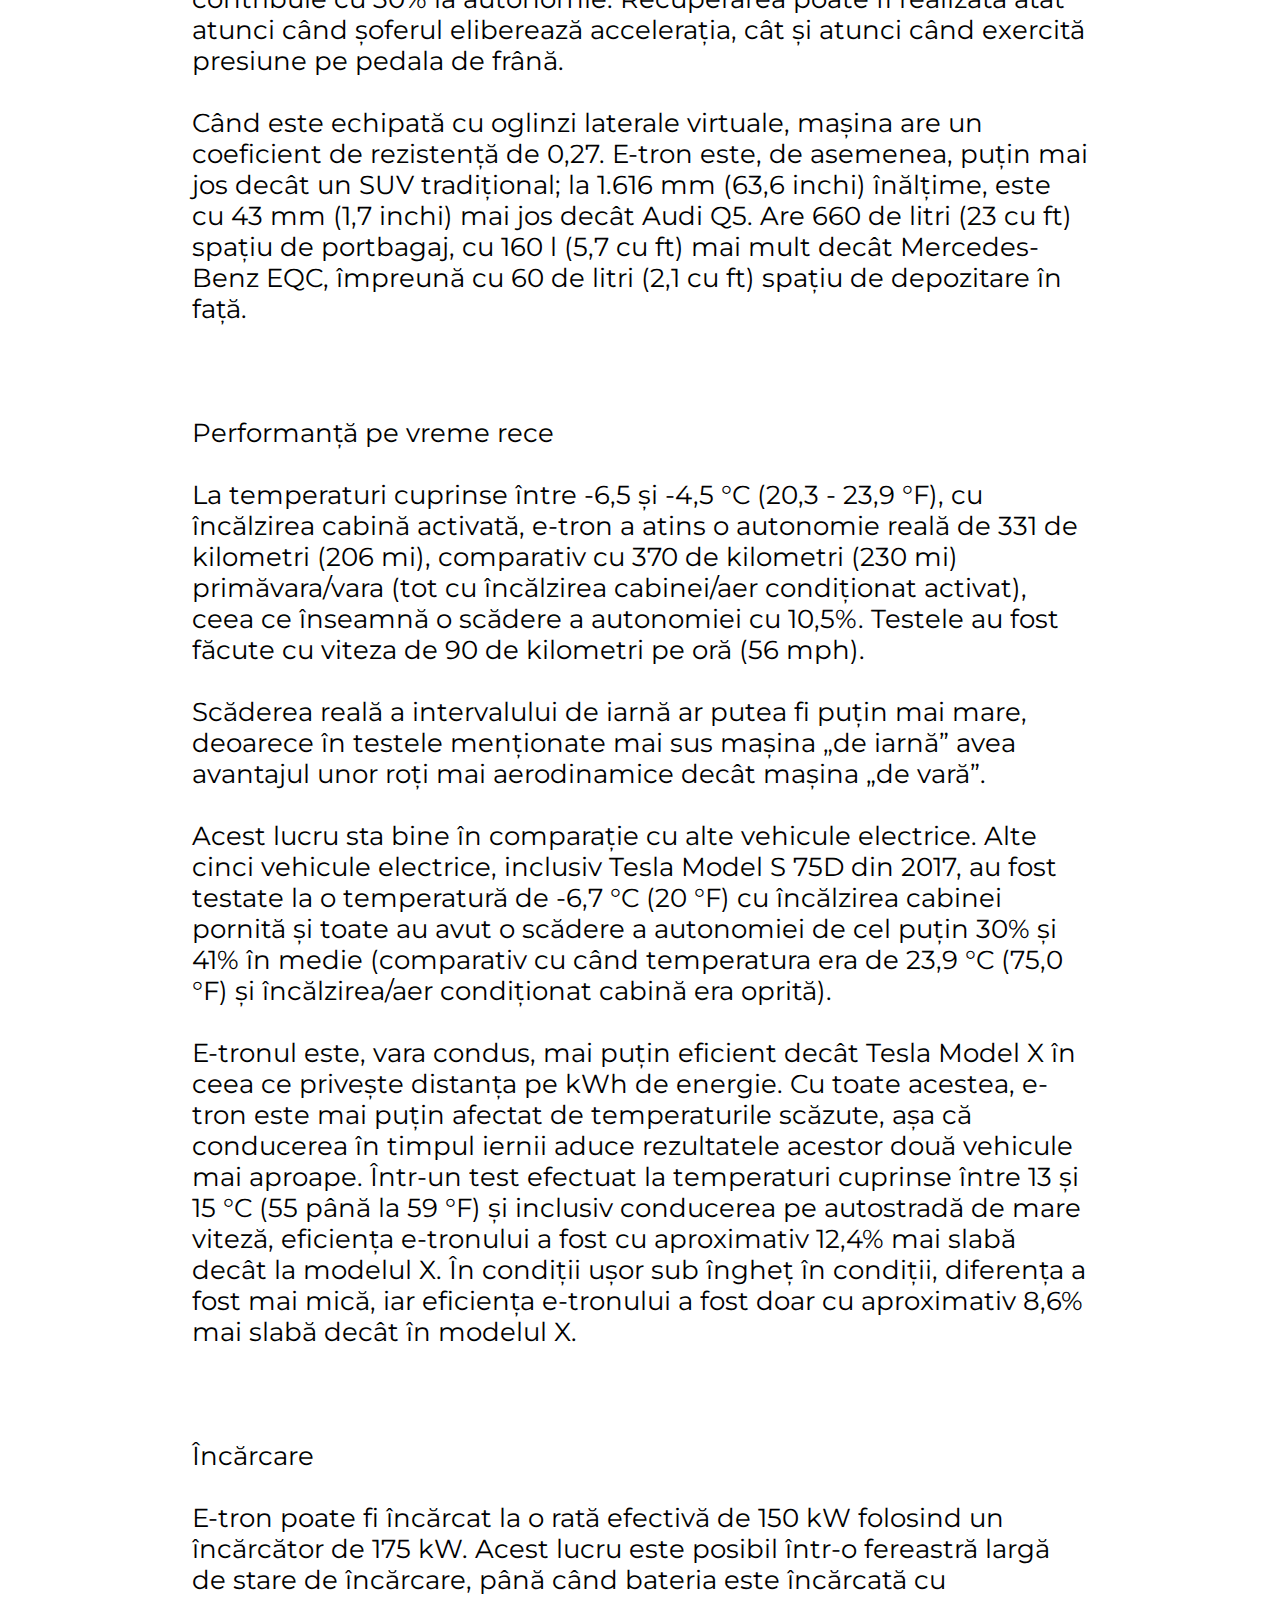
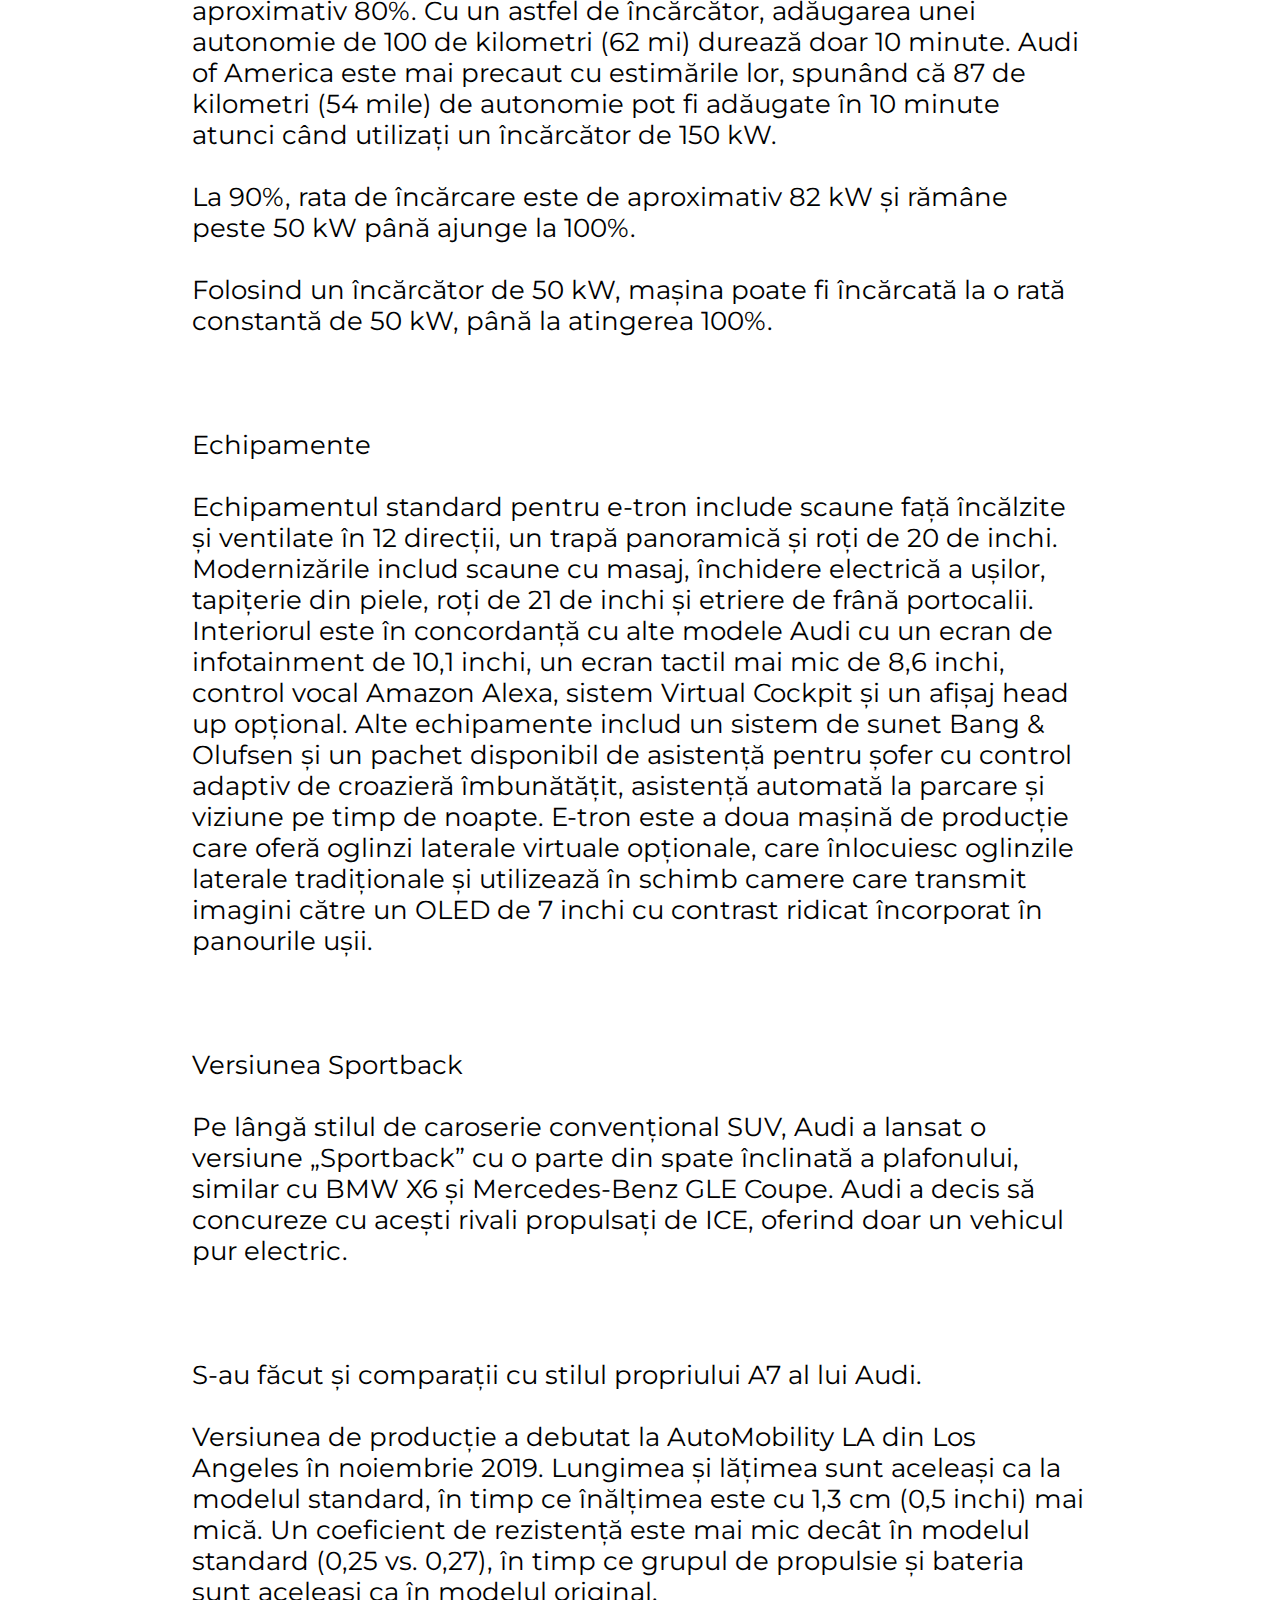
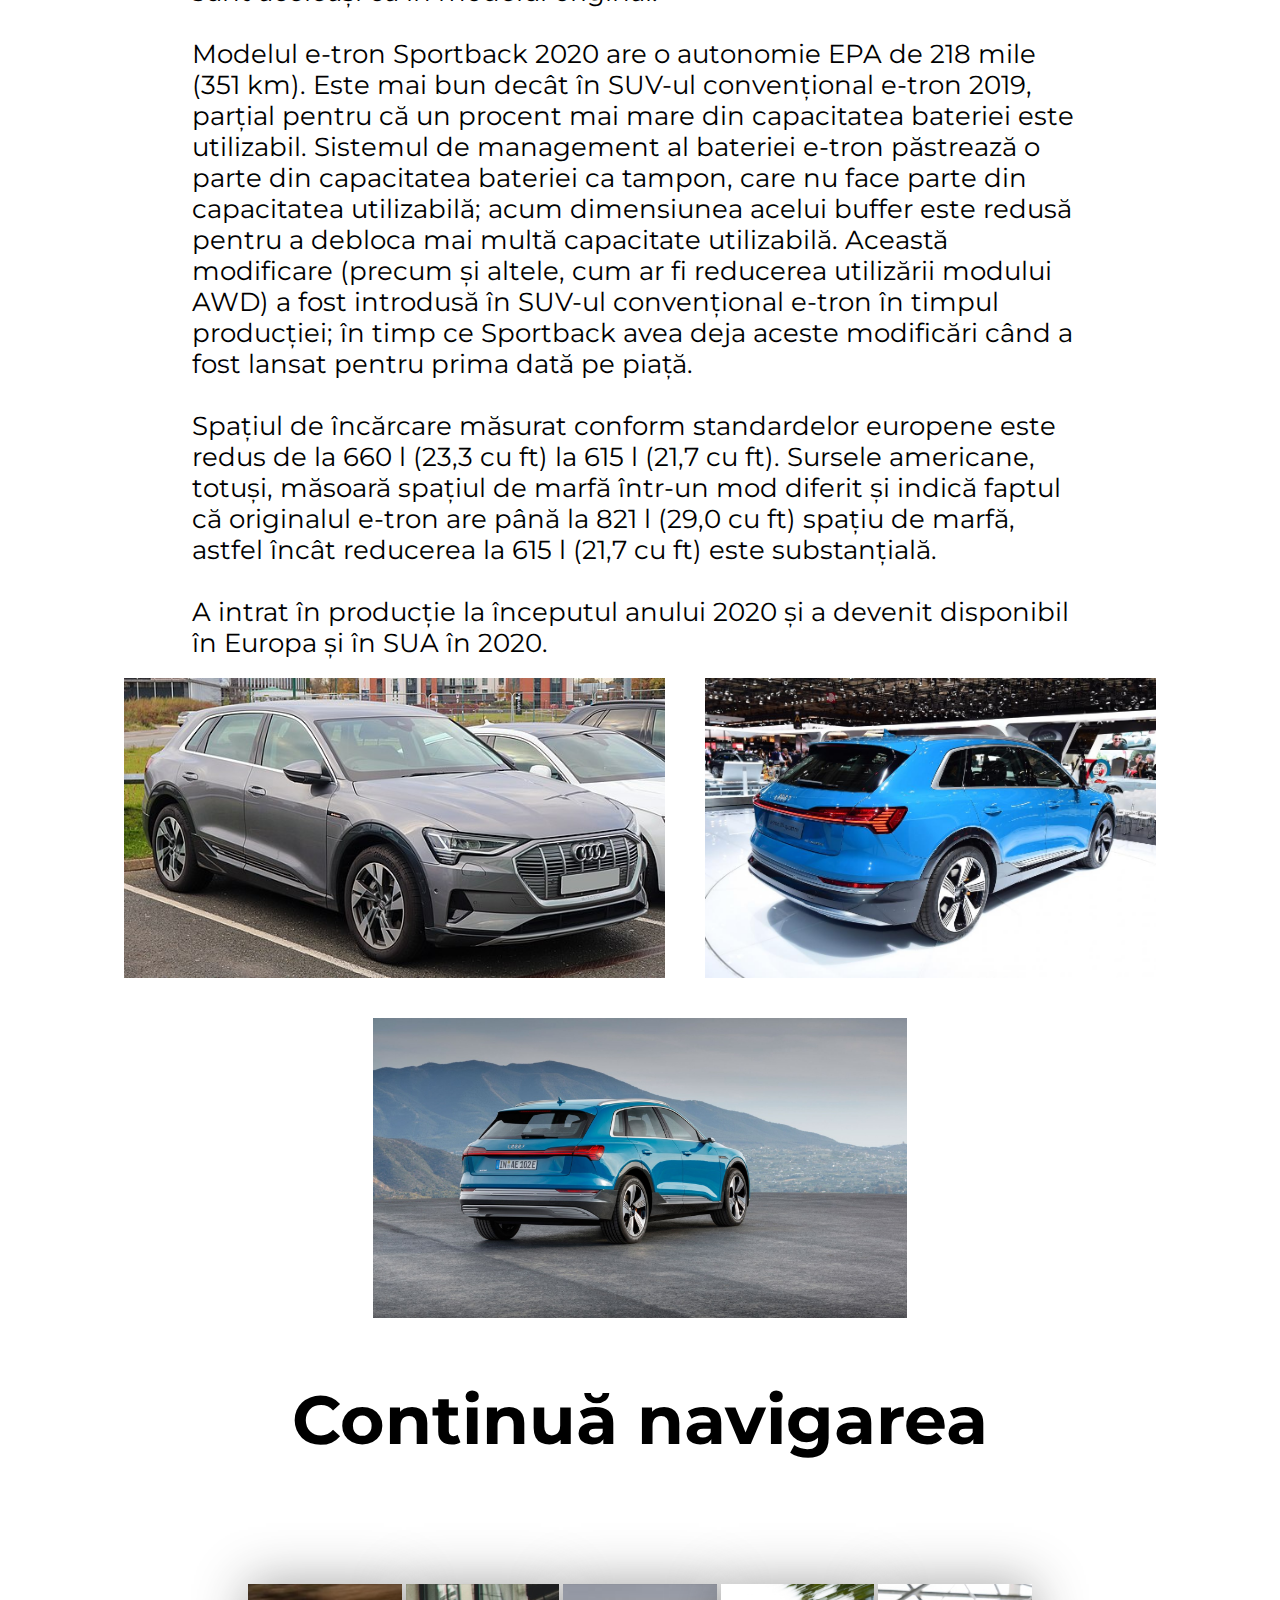
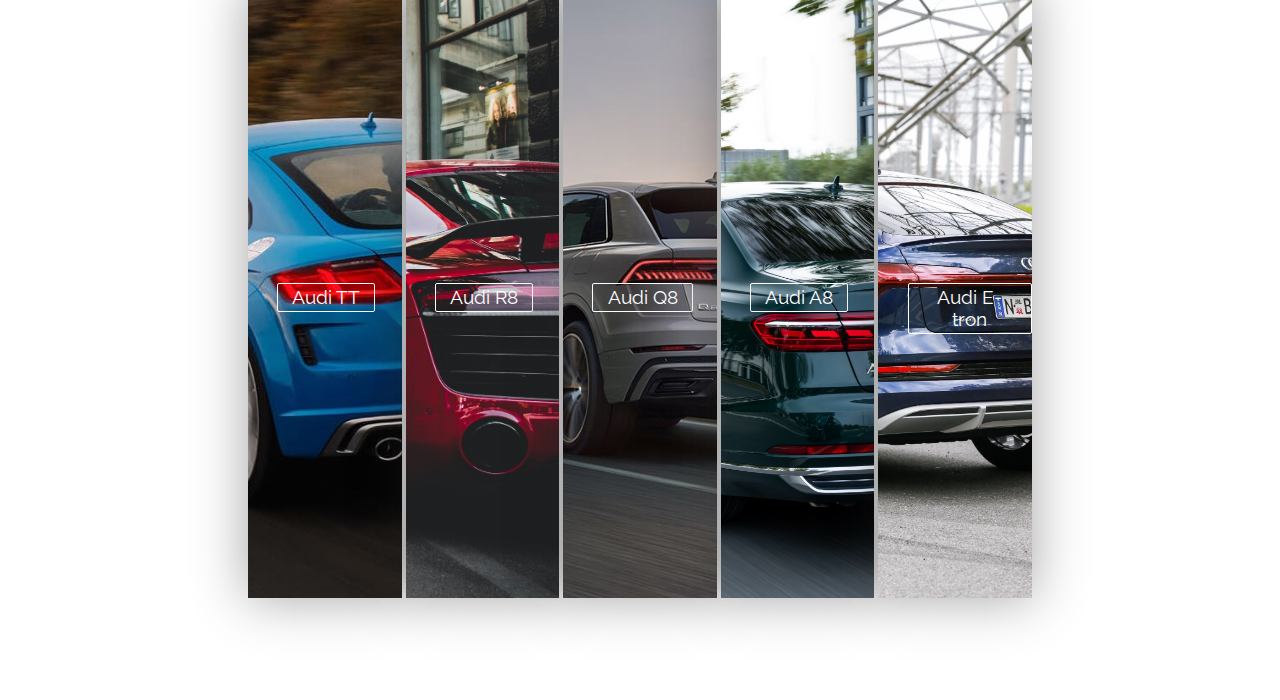
<file: pagini/audietron.html>
<!DOCTYPE html>
<html lang="en">
  <head>
    <meta charset="UTF-8" />
    <meta http-equiv="X-UA-Compatible" content="IE=edge" />
    <meta name="viewport" content="width=device-width, initial-scale=1.0" />
    <title> Audi E-tron</title>
    <link rel="preconnect" href="https://fonts.gstatic.com" />
    <link
      href="https://fonts.googleapis.com/css2?family=Pacifico&display=swap"
      rel="stylesheet"
    />
    <link rel="preconnect" href="https://fonts.googleapis.com" />
    <link rel="preconnect" href="https://fonts.gstatic.com" crossorigin />
    <link
      href="https://fonts.googleapis.com/css2?family=Raleway:wght@100&display=swap"
      rel="stylesheet"
    />
    <link rel="preconnect" href="https://fonts.googleapis.com" />
    <link rel="preconnect" href="https://fonts.gstatic.com" crossorigin />
    <link
      href="https://fonts.googleapis.com/css2?family=Alfa+Slab+One&display=swap"
      rel="stylesheet"
    />

    <link rel="preconnect" href="https://fonts.googleapis.com" />
    <link rel="preconnect" href="https://fonts.gstatic.com" crossorigin />
    <link
      href="https://fonts.googleapis.com/css2?family=Nunito:wght@300&display=swap"
      rel="stylesheet"
    />
    <link rel="stylesheet" href="https://cdnjs.cloudflare.com/ajax/libs/font-awesome/4.7.0/css/font-awesome.min.css">


    <link rel="stylesheet" href="../style.css" />
  </head>
  <body>
    

    <section class="homepage">
      <a href="../index.html" class="link">
          <h2>Home</h2>
      </a>
      <a href="../video.html" class="link">
        <h2>Video</h2>
    </a>
    </section>

    <div class="continut-stil">
      <h1 class="titlu">Audi E-tron</h1>
      <p class="text">
<br><br>
        Audi e-tron este un crossover de lux de dimensiuni medii electrice cu baterii, produs de Audi din 2019. E-tron a fost dezvăluit ca mașină concept la Salonul Auto de la Frankfurt din 2015. Versiunea finală de producție a fost dezvăluită la San Francisco pe 17 septembrie 2018, a debutat public la Salonul Auto de la Paris 2018 și a fost livrată pentru prima dată în mai 2019. Este prima mașină electrică de producție în masă a companiei.
        <br><br>
        Varianta Sportback a intrat în producție în 2020.
        <br><br><br><br>
        Istorie<br><br>
        Audi e-tron se bazează pe conceptul e-tron quattro care a fost dezvăluit la Salonul Auto de la Frankfurt din 2015. Are o autonomie EPA de 204 mile (328 km) sau 222 mile (357 km) în modelul actualizat. Varianta Sportback are 218 mile (351 km) de autonomie EPA, a intrat în producție la începutul lui 2020.
        <br><br>
        Certificarea mașinii în Germania de către KBA (Autoritatea Federală de Transport Auto) nu a fost obținută până când nu s-au făcut modificările necesare în software-ul mașinii. În ianuarie 2019, livrările pe piața Statelor Unite trebuiau să înceapă în iunie.
        <br><br>
        Primul client din Germania și-a primit e-tron în martie 2019. La sfârșitul lunii aprilie 2019, sa raportat că potențialii clienți s-au confruntat cu liste de așteptare de 6-7 luni (așând data de livrare estimată aproape de sfârșitul anului 2019). Întârzierile au provocat controverse în Norvegia, unde clienții au fost informați că mașinile lor vor fi livrate cu până la 6 luni mai târziu decât s-a promis inițial, dacă nu plătesc suplimentar pentru o mașină „Fast Track” mult mai scumpă. În plus, unii clienți au fost informați că, în cazul în care își anulează rezervarea, ar fi pasibil de o amendă egală cu 8% din prețul de achiziție.
        <br><br>
        În Norvegia, e-tron a fost cel mai bine vândut mașină sau camion de orice fel în octombrie 2019. În noiembrie 2019, s-a clasat pe locul 3. A fost, de asemenea, cel mai bine vândut mașină sau camion de orice fel în Norvegia în anul 2020, depășind Tesla Model 3.
        <br><br>
        În Țările de Jos, e-tron a fost pe locul 2 cel mai înmatriculat mașină de orice fel în decembrie 2019.
        <br><br>
        În 2020, guvernul Noua Zeelandă a început să cumpere e-tron-uri ca mașini oficiale guvernamentale.
        <br><br>
        Audi a întrerupt producția e-tron în februarie 2020 din cauza unor probleme în lanțul de aprovizionare, inclusiv a unor probleme legate de aprovizionarea adecvată cu baterii pentru e-tron. Productia a fost reluata la inceputul lunii mai.
        <br><br><br><br>
        Specificații<br><br>
        Audi e-tron este alimentat de un acumulator de 95 kWh, din care 86,5 kWh (fost 83,6 kWh) sunt utilizabili. Poate fi încărcat de la zero la 80% în aproximativ 30 de minute folosind încărcătoare rapide de 150 kW DC. Pentru încărcarea acasă în UE, un încărcător standard de 11 kW reîncărcă pachetul în 8,5 ore, în timp ce un încărcător opțional de 22 kW înjumătățește acest timp. În SUA, se folosește un încărcător J1772 de 40 A 9,6 kW. Un sistem de management termic (care deservește și motoarele și electronica de putere) menține bateria între 23-35 de grade Celsius, iar modulele bateriei (douăsprezece celule de 60 Ah fiecare) pot fi înlocuite.
        <br><br>
        Tracțiunea integrală electrică quattro utilizează două motoare electrice, unul montat în față și unul în spate. În „modul boost”, cele două motoare oferă o putere totală a sistemului de 300 kW (408 CP; 402 CP) și 664 N⋅m (490 lb⋅ft) de cuplu, permițând mașinii să accelereze de la 0 la 100 km/h. (0–62 mph) în 5,7 secunde. Când nu este în modul boost, puterea de vârf combinată a motorului este de 265 kW (360 CP; 355 CP), cu 125 kW (170 CP; 168 CP) de la motorul frontal la un cuplu de 247 N⋅m (182 lb⋅ft). ) și 140 kW (190 CP; 188 CP) de la motorul din spate la un cuplu de 314 N⋅m (232 lb⋅ft). Acest lucru permite mașinii să accelereze de la 0 la 100 km/h (0–62 mph) în 6,6 secunde și să ajungă la viteza maximă de 200 km/h (120 mph).
        <br><br>
        Mașina folosește un sistem de recuperare a energiei care, în medie, contribuie cu 30% la autonomie. Recuperarea poate fi realizată atât atunci când șoferul eliberează accelerația, cât și atunci când exercită presiune pe pedala de frână.
        <br><br>
        Când este echipată cu oglinzi laterale virtuale, mașina are un coeficient de rezistență de 0,27. E-tron este, de asemenea, puțin mai jos decât un SUV tradițional; la 1.616 mm (63,6 inchi) înălțime, este cu 43 mm (1,7 inchi) mai jos decât Audi Q5. Are 660 de litri (23 cu ft) spațiu de portbagaj, cu 160 l (5,7 cu ft) mai mult decât Mercedes-Benz EQC, împreună cu 60 de litri (2,1 cu ft) spațiu de depozitare în față.
        <br><br><br><br>
        Performanță pe vreme rece<br><br>
        La temperaturi cuprinse între -6,5 și -4,5 °C (20,3 - 23,9 °F), cu încălzirea cabină activată, e-tron a atins o autonomie reală de 331 de kilometri (206 mi), comparativ cu 370 de kilometri (230 mi) primăvara/vara (tot cu încălzirea cabinei/aer condiționat activat), ceea ce înseamnă o scădere a autonomiei cu 10,5%. Testele au fost făcute cu viteza de 90 de kilometri pe oră (56 mph).
        <br><br>
        Scăderea reală a intervalului de iarnă ar putea fi puțin mai mare, deoarece în testele menționate mai sus mașina „de iarnă” avea avantajul unor roți mai aerodinamice decât mașina „de vară”.
        <br><br>
        Acest lucru sta bine în comparație cu alte vehicule electrice. Alte cinci vehicule electrice, inclusiv Tesla Model S 75D din 2017, au fost testate la o temperatură de -6,7 °C (20 °F) cu încălzirea cabinei pornită și toate au avut o scădere a autonomiei de cel puțin 30% și 41% în medie (comparativ cu când temperatura era de 23,9 °C (75,0 °F) și încălzirea/aer condiționat cabină era oprită).
        <br><br>
        E-tronul este, vara condus, mai puțin eficient decât Tesla Model X în ceea ce privește distanța pe kWh de energie. Cu toate acestea, e-tron este mai puțin afectat de temperaturile scăzute, așa că conducerea în timpul iernii aduce rezultatele acestor două vehicule mai aproape. Într-un test efectuat la temperaturi cuprinse între 13 și 15 °C (55 până la 59 °F) și inclusiv conducerea pe autostradă de mare viteză, eficiența e-tronului a fost cu aproximativ 12,4% mai slabă decât la modelul X. În condiții ușor sub îngheț în condiții, diferența a fost mai mică, iar eficiența e-tronului a fost doar cu aproximativ 8,6% mai slabă decât în ​​modelul X.
        <br><br><br><br>
        Încărcare<br><br>
        E-tron poate fi încărcat la o rată efectivă de 150 kW folosind un încărcător de 175 kW. Acest lucru este posibil într-o fereastră largă de stare de încărcare, până când bateria este încărcată cu aproximativ 80%. Cu un astfel de încărcător, adăugarea unei autonomie de 100 de kilometri (62 mi) durează doar 10 minute. Audi of America este mai precaut cu estimările lor, spunând că 87 de kilometri (54 mile) de autonomie pot fi adăugate în 10 minute atunci când utilizați un încărcător de 150 kW.
        <br><br>
        La 90%, rata de încărcare este de aproximativ 82 kW și rămâne peste 50 kW până ajunge la 100%.
        <br><br>
        Folosind un încărcător de 50 kW, mașina poate fi încărcată la o rată constantă de 50 kW, până la atingerea 100%.
        <br><br><br><br>
        Echipamente<br><br>
        Echipamentul standard pentru e-tron include scaune față încălzite și ventilate în 12 direcții, un trapă panoramică și roți de 20 de inchi. Modernizările includ scaune cu masaj, închidere electrică a ușilor, tapițerie din piele, roți de 21 de inchi și etriere de frână portocalii. Interiorul este în concordanță cu alte modele Audi cu un ecran de infotainment de 10,1 inchi, un ecran tactil mai mic de 8,6 inchi, control vocal Amazon Alexa, sistem Virtual Cockpit și un afișaj head up opțional. Alte echipamente includ un sistem de sunet Bang & Olufsen și un pachet disponibil de asistență pentru șofer cu control adaptiv de croazieră îmbunătățit, asistență automată la parcare și viziune pe timp de noapte. E-tron este a doua mașină de producție care oferă oglinzi laterale virtuale opționale, care înlocuiesc oglinzile laterale tradiționale și utilizează în schimb camere care transmit imagini către un OLED de 7 inchi cu contrast ridicat încorporat în panourile ușii.
        <br><br><br><br>
        Versiunea Sportback<br><br>
        Pe lângă stilul de caroserie convențional SUV, Audi a lansat o versiune „Sportback” cu o parte din spate înclinată a plafonului, similar cu BMW X6 și Mercedes-Benz GLE Coupe. Audi a decis să concureze cu acești rivali propulsați de ICE, oferind doar un vehicul pur electric.
        <br><br><br><br>
        S-au făcut și comparații cu stilul propriului A7 al lui Audi.
        <br><br>
        Versiunea de producție a debutat la AutoMobility LA din Los Angeles în noiembrie 2019. Lungimea și lățimea sunt aceleași ca la modelul standard, în timp ce înălțimea este cu 1,3 cm (0,5 inchi) mai mică. Un coeficient de rezistență este mai mic decât în ​​modelul standard (0,25 vs. 0,27), în timp ce grupul de propulsie și bateria sunt aceleași ca în modelul original.
        <br><br>
        Modelul e-tron Sportback 2020 are o autonomie EPA de 218 mile (351 km). Este mai bun decât în ​​SUV-ul convențional e-tron 2019, parțial pentru că un procent mai mare din capacitatea bateriei este utilizabil. Sistemul de management al bateriei e-tron păstrează o parte din capacitatea bateriei ca tampon, care nu face parte din capacitatea utilizabilă; acum dimensiunea acelui buffer este redusă pentru a debloca mai multă capacitate utilizabilă. Această modificare (precum și altele, cum ar fi reducerea utilizării modului AWD) a fost introdusă în SUV-ul convențional e-tron în timpul producției; în timp ce Sportback avea deja aceste modificări când a fost lansat pentru prima dată pe piață.
        <br><br>
        Spațiul de încărcare măsurat conform standardelor europene este redus de la 660 l (23,3 cu ft) la 615 l (21,7 cu ft). Sursele americane, totuși, măsoară spațiul de marfă într-un mod diferit și indică faptul că originalul e-tron are până la 821 l (29,0 cu ft) spațiu de marfă, astfel încât reducerea la 615 l (21,7 cu ft) este substanțială.
        <br><br>
        A intrat în producție la începutul anului 2020 și a devenit disponibil în Europa și în SUA în 2020.

      </p>
      <div class="imagini">
        <img class="imagine" src="../images/stiluri/AudiE-tron1.jpg" alt="">
        <img class="imagine" src="../images/stiluri/AudiE-tron2.jpg" alt="">
        <img class="imagine" src="../images/stiluri/AudiE-tron3.jpg" alt="">
      </div>
    </div>

    </br><h1 class="titlu">Continuă navigarea</h1>
    <section class="page2">
      <div class="container">
        <a href="./auditt.html" class="box" id="box-1"><div ><button>Audi TT</button></div></a>
        <a href="./audir8.html" class="box" id="box-2"><div ><button>Audi R8</button></div></a>
        <a href="./audiq8.html" class="box" id="box-3"><div ><button>Audi Q8</button></div></a>
        <a href="./audia8.html" class="box" id="box-4"><div ><button>Audi A8</button></div></a>
        <a href="./audietron.html" class="box" id="box-5"><div ><button>Audi E-tron</button></div></a>
      </div>
    </section>
   
  </body>
</html>
</file>
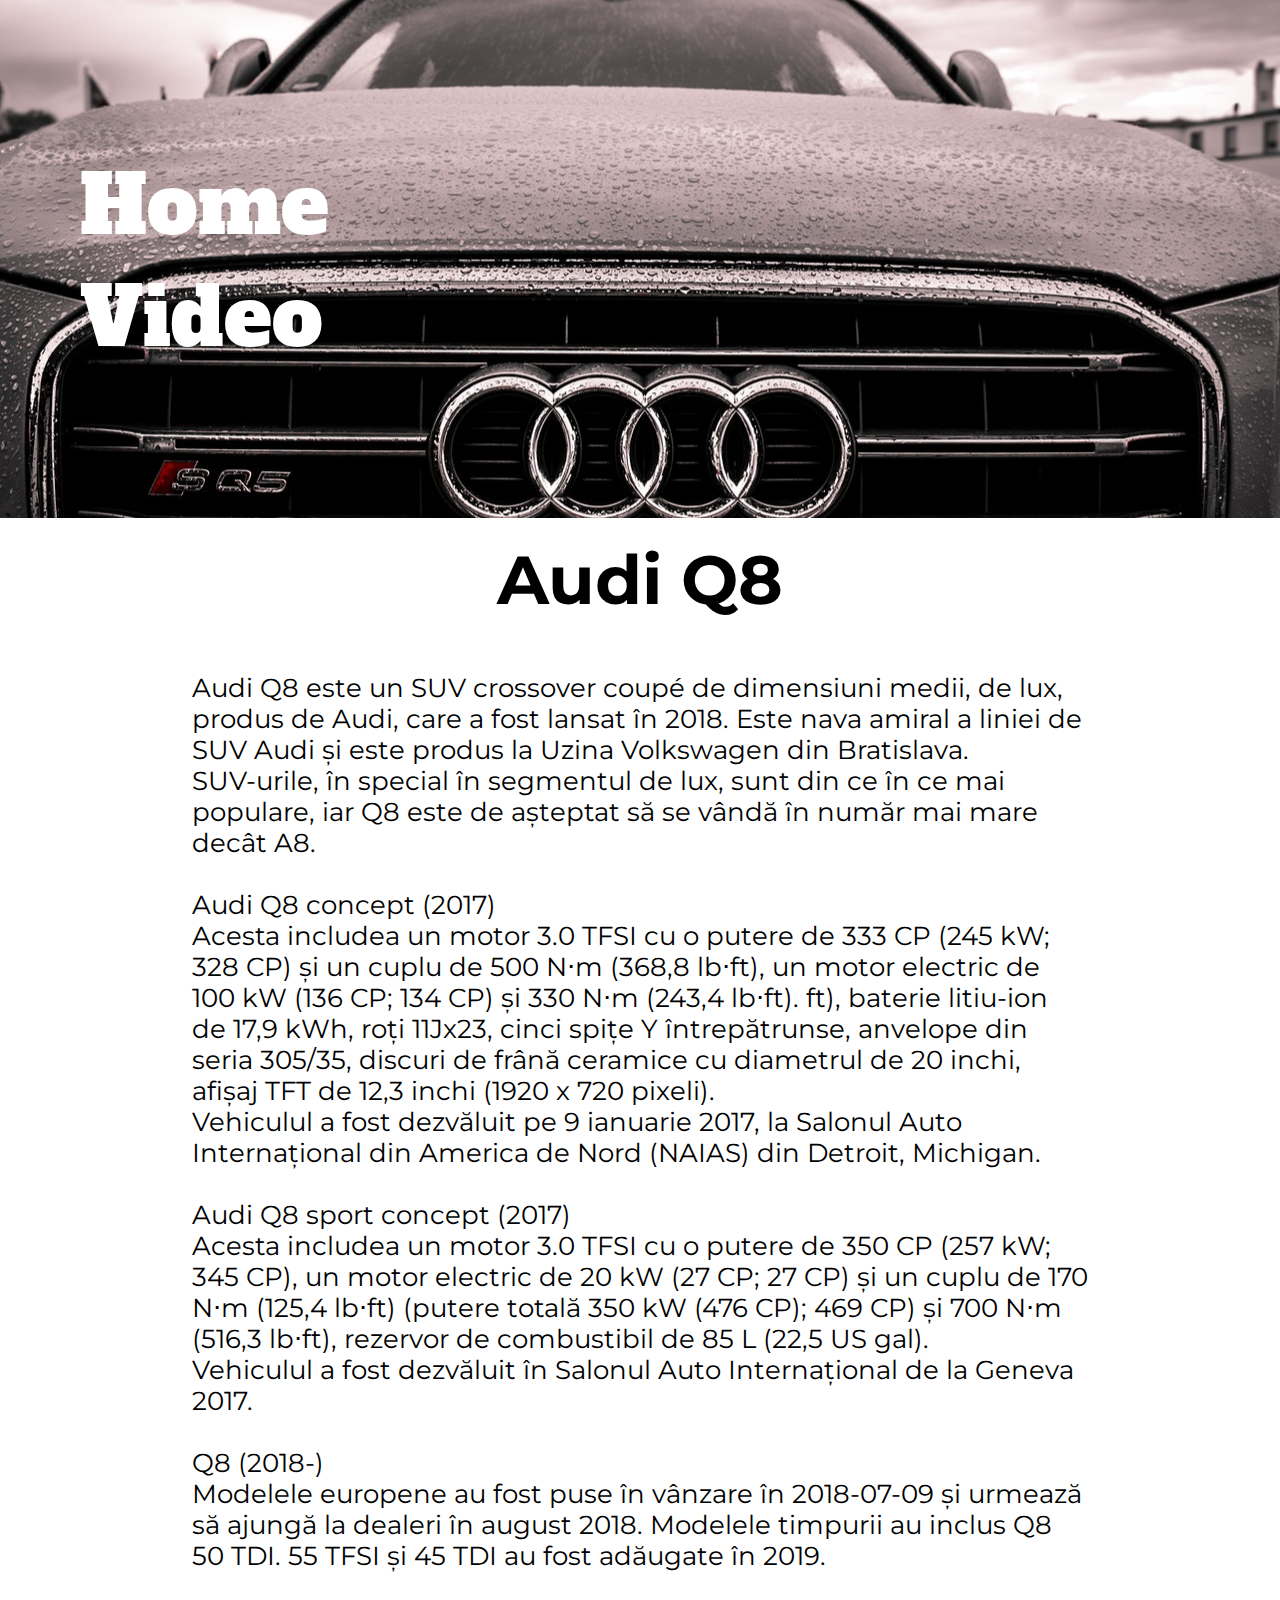
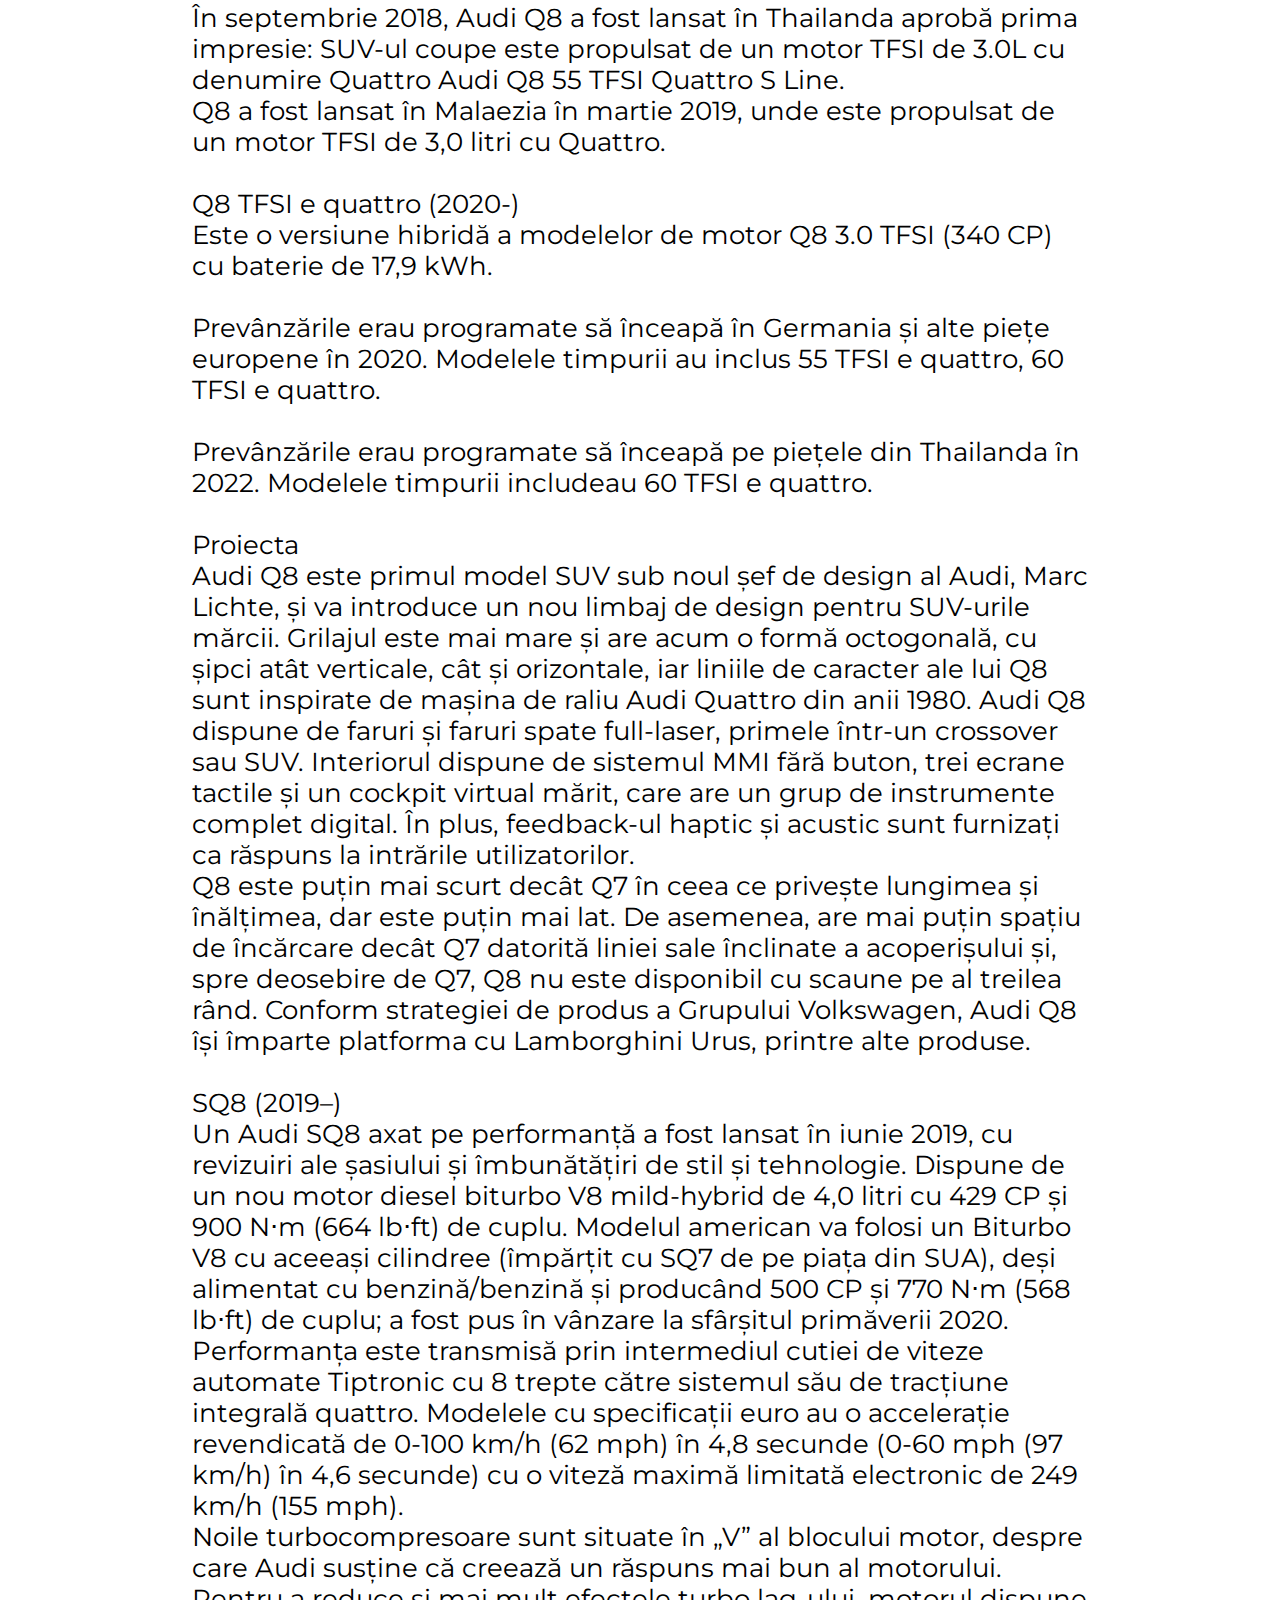
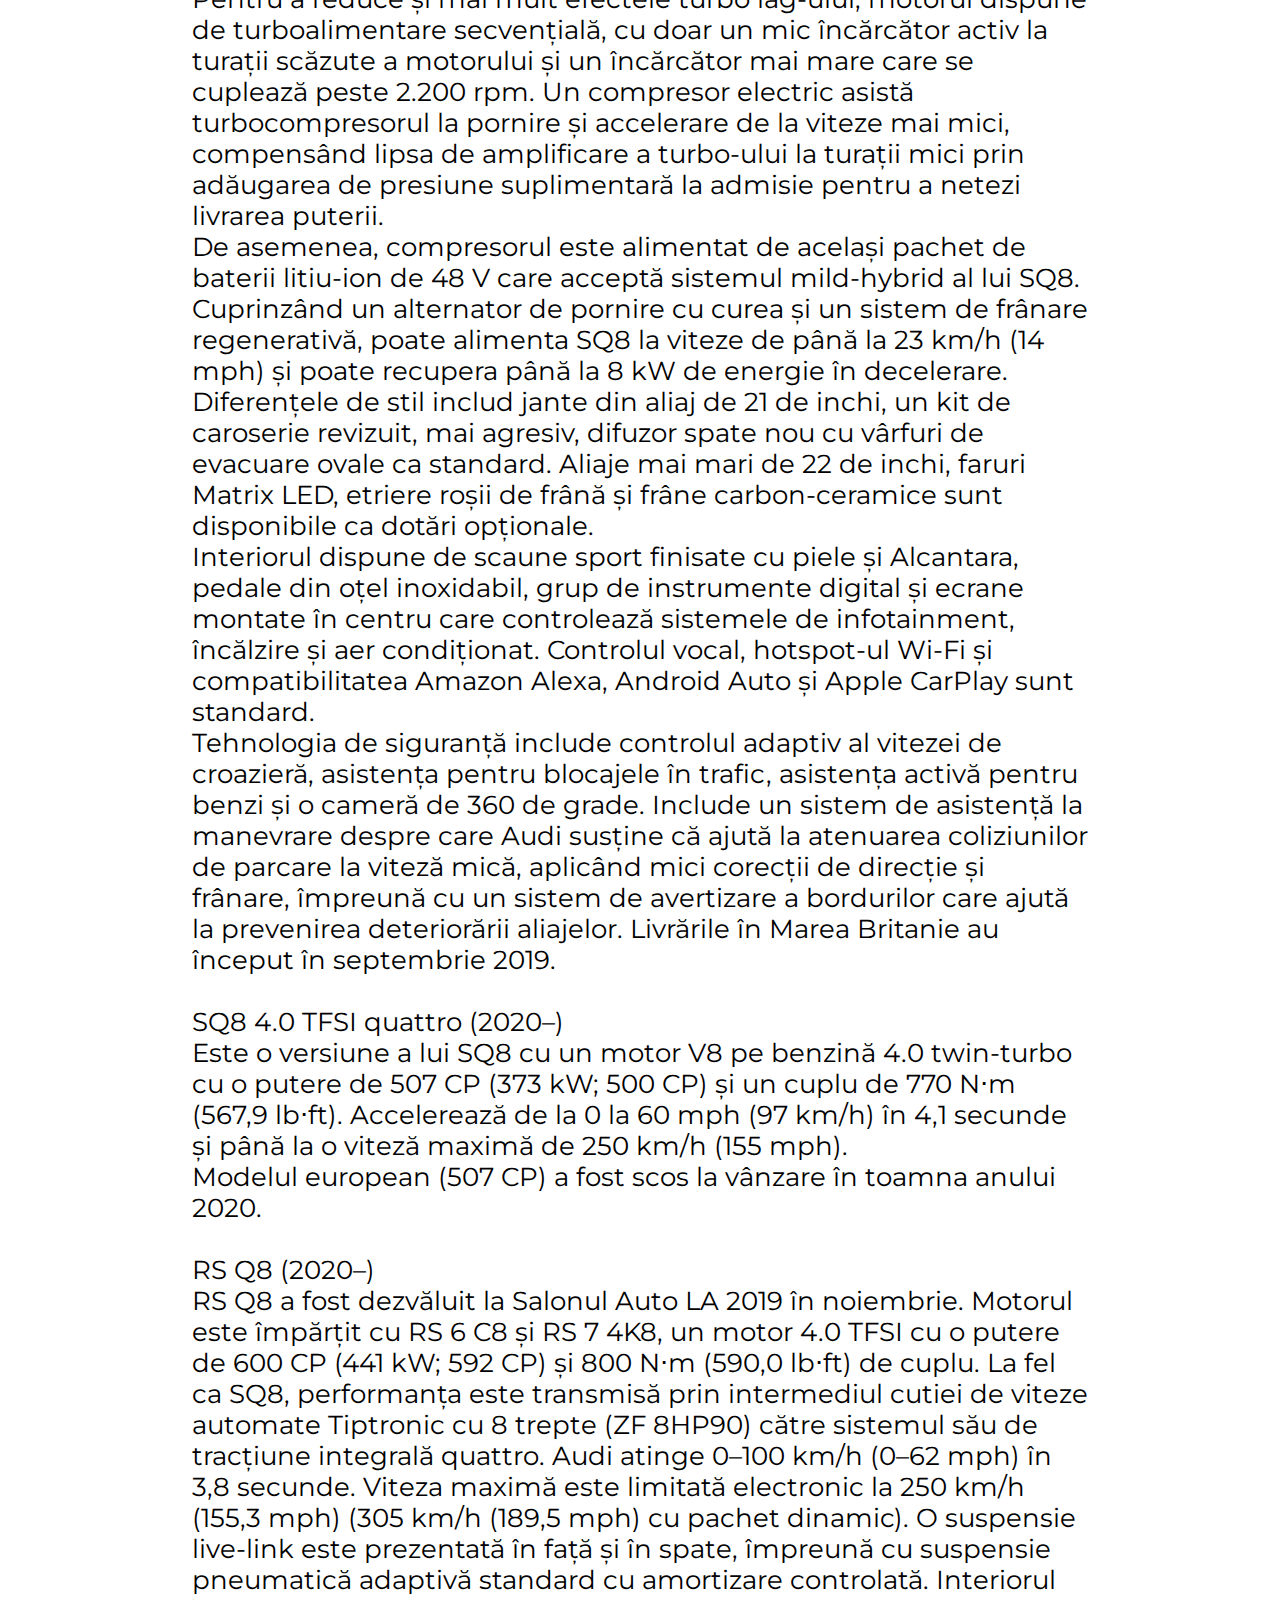
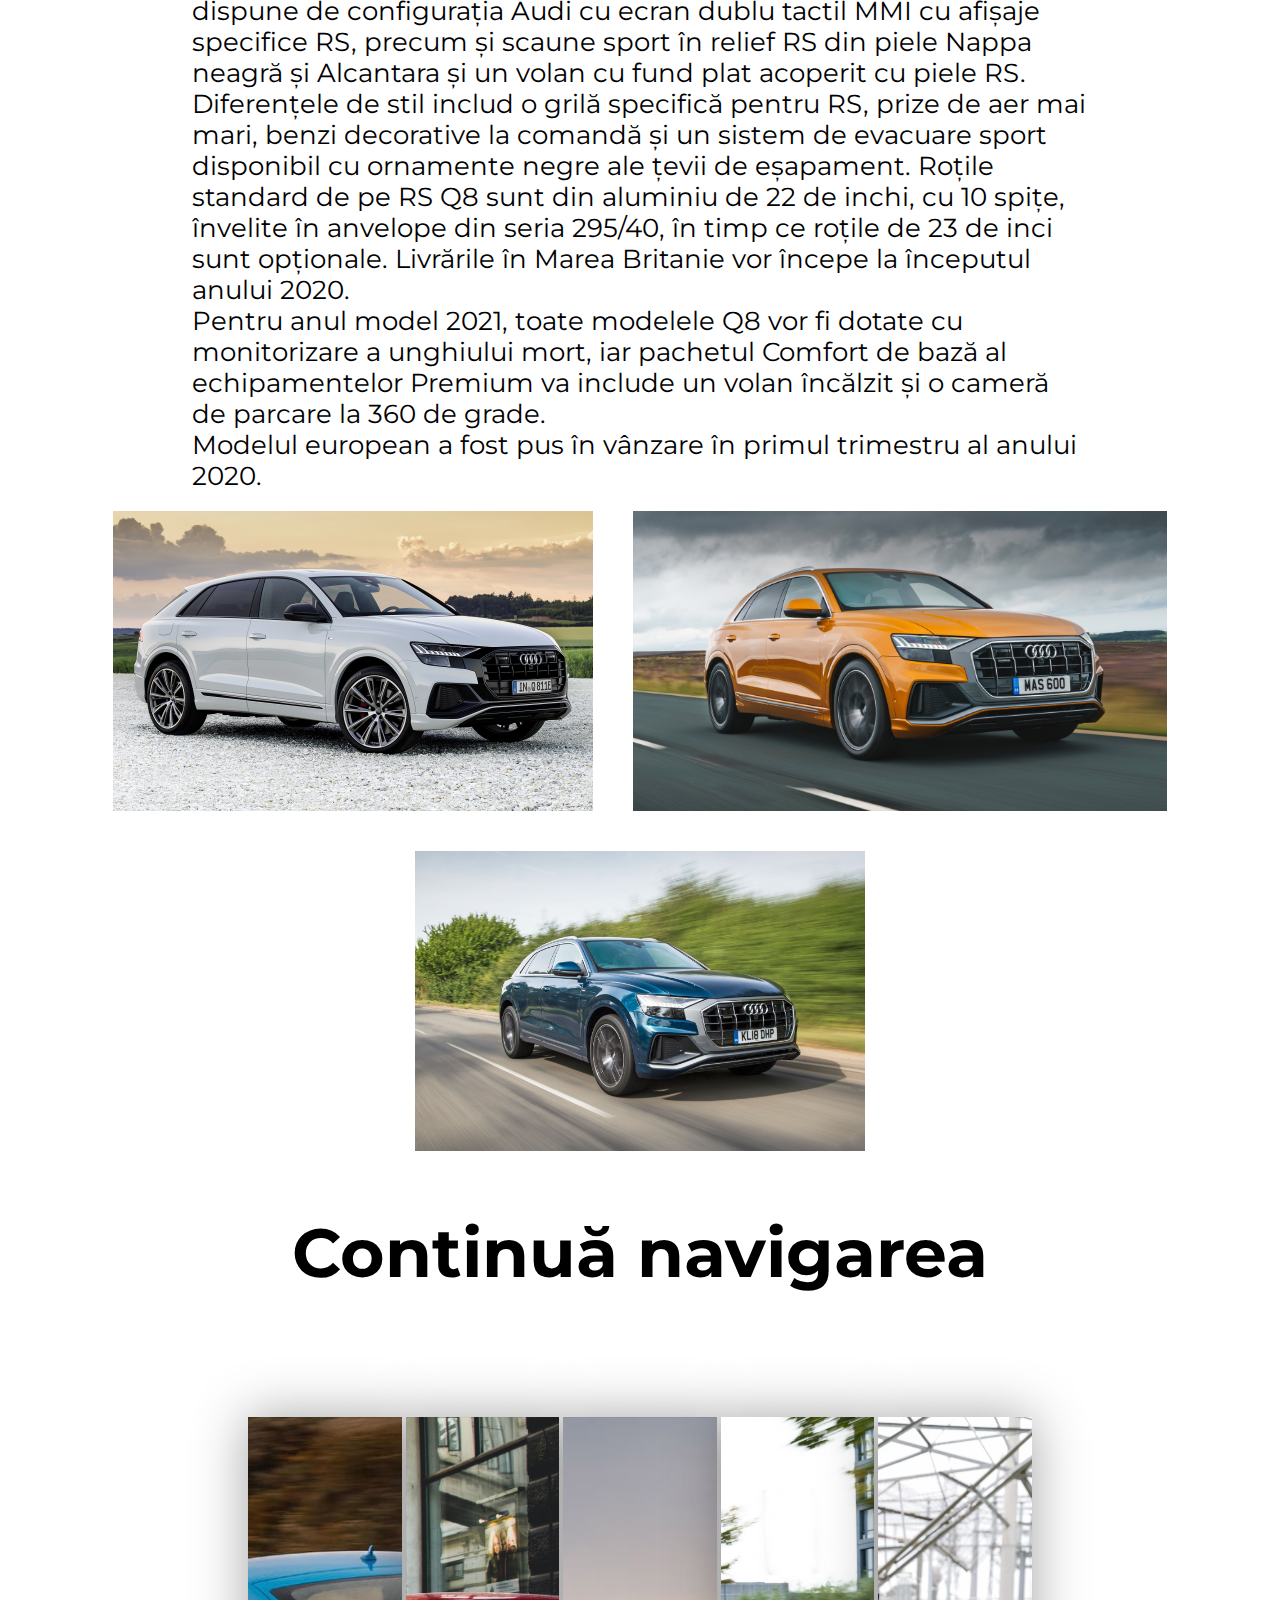
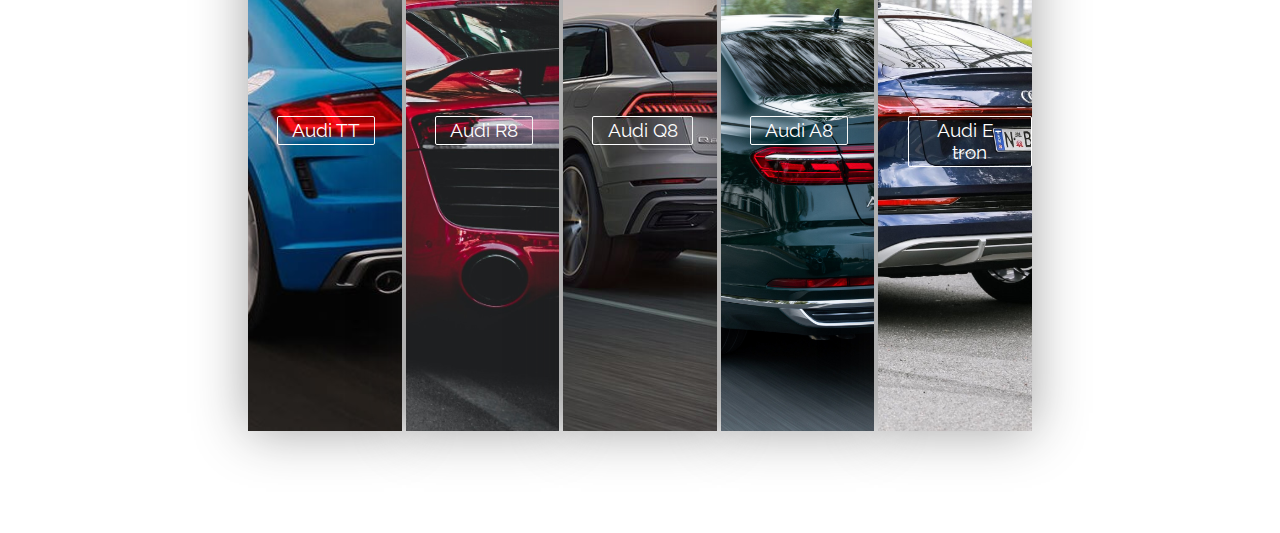
<file: pagini/audiq8.html>
<!DOCTYPE html>
<html lang="en">
  <head>
    <meta charset="UTF-8" />
    <meta http-equiv="X-UA-Compatible" content="IE=edge" />
    <meta name="viewport" content="width=device-width, initial-scale=1.0" />
    <title>Audi Q8</title>
    <link rel="preconnect" href="https://fonts.gstatic.com" />
    <link
      href="https://fonts.googleapis.com/css2?family=Pacifico&display=swap"
      rel="stylesheet"
    />
    <link rel="preconnect" href="https://fonts.googleapis.com" />
    <link rel="preconnect" href="https://fonts.gstatic.com" crossorigin />
    <link
      href="https://fonts.googleapis.com/css2?family=Raleway:wght@100&display=swap"
      rel="stylesheet"
    />
    <link rel="preconnect" href="https://fonts.googleapis.com" />
    <link rel="preconnect" href="https://fonts.gstatic.com" crossorigin />
    <link
      href="https://fonts.googleapis.com/css2?family=Alfa+Slab+One&display=swap"
      rel="stylesheet"
    />

    <link rel="preconnect" href="https://fonts.googleapis.com" />
    <link rel="preconnect" href="https://fonts.gstatic.com" crossorigin />
    <link
      href="https://fonts.googleapis.com/css2?family=Nunito:wght@300&display=swap"
      rel="stylesheet"
    />
    <link rel="stylesheet" href="https://cdnjs.cloudflare.com/ajax/libs/font-awesome/4.7.0/css/font-awesome.min.css">


    <link rel="stylesheet" href="../style.css" />
  </head>
  <body>
    

    <section class="homepage">
      <a href="../index.html" class="link">
          <h2>Home</h2>
      </a>
      <a href="../video.html" class="link">
        <h2>Video</h2>
    </a>
    </section>

    <div class="continut-stil">
      <h1 class="titlu">Audi Q8</h1>
      <p class="text">
<br>
        Audi Q8 este un SUV crossover coupé de dimensiuni medii, de lux, produs de Audi, care a fost lansat în 2018. Este nava amiral a liniei de SUV Audi și este produs la Uzina Volkswagen din Bratislava.
        <br>
   
        SUV-urile, în special în segmentul de lux, sunt din ce în ce mai populare, iar Q8 este de așteptat să se vândă în număr mai mare decât A8.
        <br><br>
        Audi Q8 concept (2017)<br>
        Acesta includea un motor 3.0 TFSI cu o putere de 333 CP (245 kW; 328 CP) și un cuplu de 500 N⋅m (368,8 lb⋅ft), un motor electric de 100 kW (136 CP; 134 CP) și 330 N⋅m (243,4 lb⋅ft). ft), baterie litiu-ion de 17,9 kWh, roți 11Jx23, cinci spițe Y întrepătrunse, anvelope din seria 305/35, discuri de frână ceramice cu diametrul de 20 inchi, afișaj TFT de 12,3 inchi (1920 x 720 pixeli).
        <br>
        Vehiculul a fost dezvăluit pe 9 ianuarie 2017, la Salonul Auto Internațional din America de Nord (NAIAS) din Detroit, Michigan.
        <br><br>
        Audi Q8 sport concept (2017)<br>
        Acesta includea un motor 3.0 TFSI cu o putere de 350 CP (257 kW; 345 CP), un motor electric de 20 kW (27 CP; 27 CP) și un cuplu de 170 N⋅m (125,4 lb⋅ft) (putere totală 350 kW (476 CP); 469 CP) și 700 N⋅m (516,3 lb⋅ft), rezervor de combustibil de 85 L (22,5 US gal).
        <br>
        Vehiculul a fost dezvăluit în Salonul Auto Internațional de la Geneva 2017.
        <br><br>
        Q8 (2018-)<br>
        Modelele europene au fost puse în vânzare în 2018-07-09 și urmează să ajungă la dealeri în august 2018. Modelele timpurii au inclus Q8 50 TDI. 55 TFSI și 45 TDI au fost adăugate în 2019.
        <br><br>
        În septembrie 2018, Audi Q8 a fost lansat în Thailanda aprobă prima impresie: SUV-ul coupe este propulsat de un motor TFSI de 3.0L cu denumire Quattro Audi Q8 55 TFSI Quattro S Line.
        <br>
        Q8 a fost lansat în Malaezia în martie 2019, unde este propulsat de un motor TFSI de 3,0 litri cu Quattro.
        <br><br>
        Q8 TFSI e quattro (2020-)<br>
        Este o versiune hibridă a modelelor de motor Q8 3.0 TFSI (340 CP) cu baterie de 17,9 kWh.
        <br><br>
        Prevânzările erau programate să înceapă în Germania și alte piețe europene în 2020. Modelele timpurii au inclus 55 TFSI e quattro, 60 TFSI e quattro.
        <br><br>
        Prevânzările erau programate să înceapă pe piețele din Thailanda în 2022. Modelele timpurii includeau 60 TFSI e quattro.
        <br><br>
        Proiecta<br>
        Audi Q8 este primul model SUV sub noul șef de design al Audi, Marc Lichte, și va introduce un nou limbaj de design pentru SUV-urile mărcii. Grilajul este mai mare și are acum o formă octogonală, cu șipci atât verticale, cât și orizontale, iar liniile de caracter ale lui Q8 sunt inspirate de mașina de raliu Audi Quattro din anii 1980. Audi Q8 dispune de faruri și faruri spate full-laser, primele într-un crossover sau SUV. Interiorul dispune de sistemul MMI fără buton, trei ecrane tactile și un cockpit virtual mărit, care are un grup de instrumente complet digital. În plus, feedback-ul haptic și acustic sunt furnizați ca răspuns la intrările utilizatorilor.
        <br>
        Q8 este puțin mai scurt decât Q7 în ceea ce privește lungimea și înălțimea, dar este puțin mai lat. De asemenea, are mai puțin spațiu de încărcare decât Q7 datorită liniei sale înclinate a acoperișului și, spre deosebire de Q7, Q8 nu este disponibil cu scaune pe al treilea rând. Conform strategiei de produs a Grupului Volkswagen, Audi Q8 își împarte platforma cu Lamborghini Urus, printre alte produse.
        <br><br>
        SQ8 (2019–)<br>
        Un Audi SQ8 axat pe performanță a fost lansat în iunie 2019, cu revizuiri ale șasiului și îmbunătățiri de stil și tehnologie. Dispune de un nou motor diesel biturbo V8 mild-hybrid de 4,0 litri cu 429 CP și 900 N⋅m (664 lb⋅ft) de cuplu. Modelul american va folosi un Biturbo V8 cu aceeași cilindree (împărțit cu SQ7 de pe piața din SUA), deși alimentat cu benzină/benzină și producând 500 CP și 770 N⋅m (568 lb⋅ft) de cuplu; a fost pus în vânzare la sfârșitul primăverii 2020. Performanța este transmisă prin intermediul cutiei de viteze automate Tiptronic cu 8 trepte către sistemul său de tracțiune integrală quattro. Modelele cu specificații euro au o accelerație revendicată de 0-100 km/h (62 mph) în 4,8 secunde (0-60 mph (97 km/h) în 4,6 secunde) cu o viteză maximă limitată electronic de 249 km/h (155 mph).
        <br>
        Noile turbocompresoare sunt situate în „V” al blocului motor, despre care Audi susține că creează un răspuns mai bun al motorului. Pentru a reduce și mai mult efectele turbo lag-ului, motorul dispune de turboalimentare secvențială, cu doar un mic încărcător activ la turații scăzute a motorului și un încărcător mai mare care se cuplează peste 2.200 rpm. Un compresor electric asistă turbocompresorul la pornire și accelerare de la viteze mai mici, compensând lipsa de amplificare a turbo-ului la turații mici prin adăugarea de presiune suplimentară la admisie pentru a netezi livrarea puterii.
        <br>
        De asemenea, compresorul este alimentat de același pachet de baterii litiu-ion de 48 V care acceptă sistemul mild-hybrid al lui SQ8. Cuprinzând un alternator de pornire cu curea și un sistem de frânare regenerativă, poate alimenta SQ8 la viteze de până la 23 km/h (14 mph) și poate recupera până la 8 kW de energie în decelerare.
        <br>
        Diferențele de stil includ jante din aliaj de 21 de inchi, un kit de caroserie revizuit, mai agresiv, difuzor spate nou cu vârfuri de evacuare ovale ca standard. Aliaje mai mari de 22 de inchi, faruri Matrix LED, etriere roșii de frână și frâne carbon-ceramice sunt disponibile ca dotări opționale.
        <br>
        Interiorul dispune de scaune sport finisate cu piele și Alcantara, pedale din oțel inoxidabil, grup de instrumente digital și ecrane montate în centru care controlează sistemele de infotainment, încălzire și aer condiționat. Controlul vocal, hotspot-ul Wi-Fi și compatibilitatea Amazon Alexa, Android Auto și Apple CarPlay sunt standard.
        <br>
        Tehnologia de siguranță include controlul adaptiv al vitezei de croazieră, asistența pentru blocajele în trafic, asistența activă pentru benzi și o cameră de 360 ​​de grade. Include un sistem de asistență la manevrare despre care Audi susține că ajută la atenuarea coliziunilor de parcare la viteză mică, aplicând mici corecții de direcție și frânare, împreună cu un sistem de avertizare a bordurilor care ajută la prevenirea deteriorării aliajelor. Livrările în Marea Britanie au început în septembrie 2019.
        <br><br>
        SQ8 4.0 TFSI quattro (2020–)<br>
        Este o versiune a lui SQ8 cu un motor V8 pe benzină 4.0 twin-turbo cu o putere de 507 CP (373 kW; 500 CP) și un cuplu de 770 N⋅m (567,9 lb⋅ft). Accelerează de la 0 la 60 mph (97 km/h) în 4,1 secunde și până la o viteză maximă de 250 km/h (155 mph).
        <br>
        Modelul european (507 CP) a fost scos la vânzare în toamna anului 2020.
        <br><br>
        RS Q8 (2020–)<br>
        RS Q8 a fost dezvăluit la Salonul Auto LA 2019 în noiembrie. Motorul este împărțit cu RS 6 C8 și RS 7 4K8, un motor 4.0 TFSI cu o putere de 600 CP (441 kW; 592 CP) și 800 N⋅m (590,0 lb⋅ft) de cuplu. La fel ca SQ8, performanța este transmisă prin intermediul cutiei de viteze automate Tiptronic cu 8 trepte (ZF 8HP90) către sistemul său de tracțiune integrală quattro. Audi atinge 0–100 km/h (0–62 mph) în 3,8 secunde. Viteza maximă este limitată electronic la 250 km/h (155,3 mph) (305 km/h (189,5 mph) cu pachet dinamic). O suspensie live-link este prezentată în față și în spate, împreună cu suspensie pneumatică adaptivă standard cu amortizare controlată. Interiorul dispune de configurația Audi cu ecran dublu tactil MMI cu afișaje specifice RS, precum și scaune sport în relief RS din piele Nappa neagră și Alcantara și un volan cu fund plat acoperit cu piele RS. Diferențele de stil includ o grilă specifică pentru RS, prize de aer mai mari, benzi decorative la comandă și un sistem de evacuare sport disponibil cu ornamente negre ale țevii de eșapament. Roțile standard de pe RS Q8 sunt din aluminiu de 22 de inchi, cu 10 spițe, învelite în anvelope din seria 295/40, în timp ce roțile de 23 de inci sunt opționale. Livrările în Marea Britanie vor începe la începutul anului 2020.
        <br>
        Pentru anul model 2021, toate modelele Q8 vor fi dotate cu monitorizare a unghiului mort, iar pachetul Comfort de bază al echipamentelor Premium va include un volan încălzit și o cameră de parcare la 360 de grade.
        <br>
        Modelul european a fost pus în vânzare în primul trimestru al anului 2020.
      </p>
      <div class="imagini">
        <img class="imagine" src="../images/stiluri/AudiQ81.jpg" alt="">
        <img class="imagine" src="../images/stiluri/AudiQ82.jpg" alt="">
        <img class="imagine" src="../images/stiluri/AudiQ83.jpg" alt="">
      </div>
    </div>
    </br><h1 class="titlu">Continuă navigarea</h1>
    <section class="page2">
      <div class="container">
        <a href="./auditt.html" class="box" id="box-1"><div ><button>Audi TT</button></div></a>
        <a href="./audir8.html" class="box" id="box-2"><div ><button>Audi R8</button></div></a>
        <a href="./audiq8.html" class="box" id="box-3"><div ><button>Audi Q8</button></div></a>
        <a href="./audia8.html" class="box" id="box-4"><div ><button>Audi A8</button></div></a>
        <a href="./audietron.html" class="box" id="box-5"><div ><button>Audi E-tron</button></div></a>
      </div>
    </section>
   
  </body>
</html>
</file>
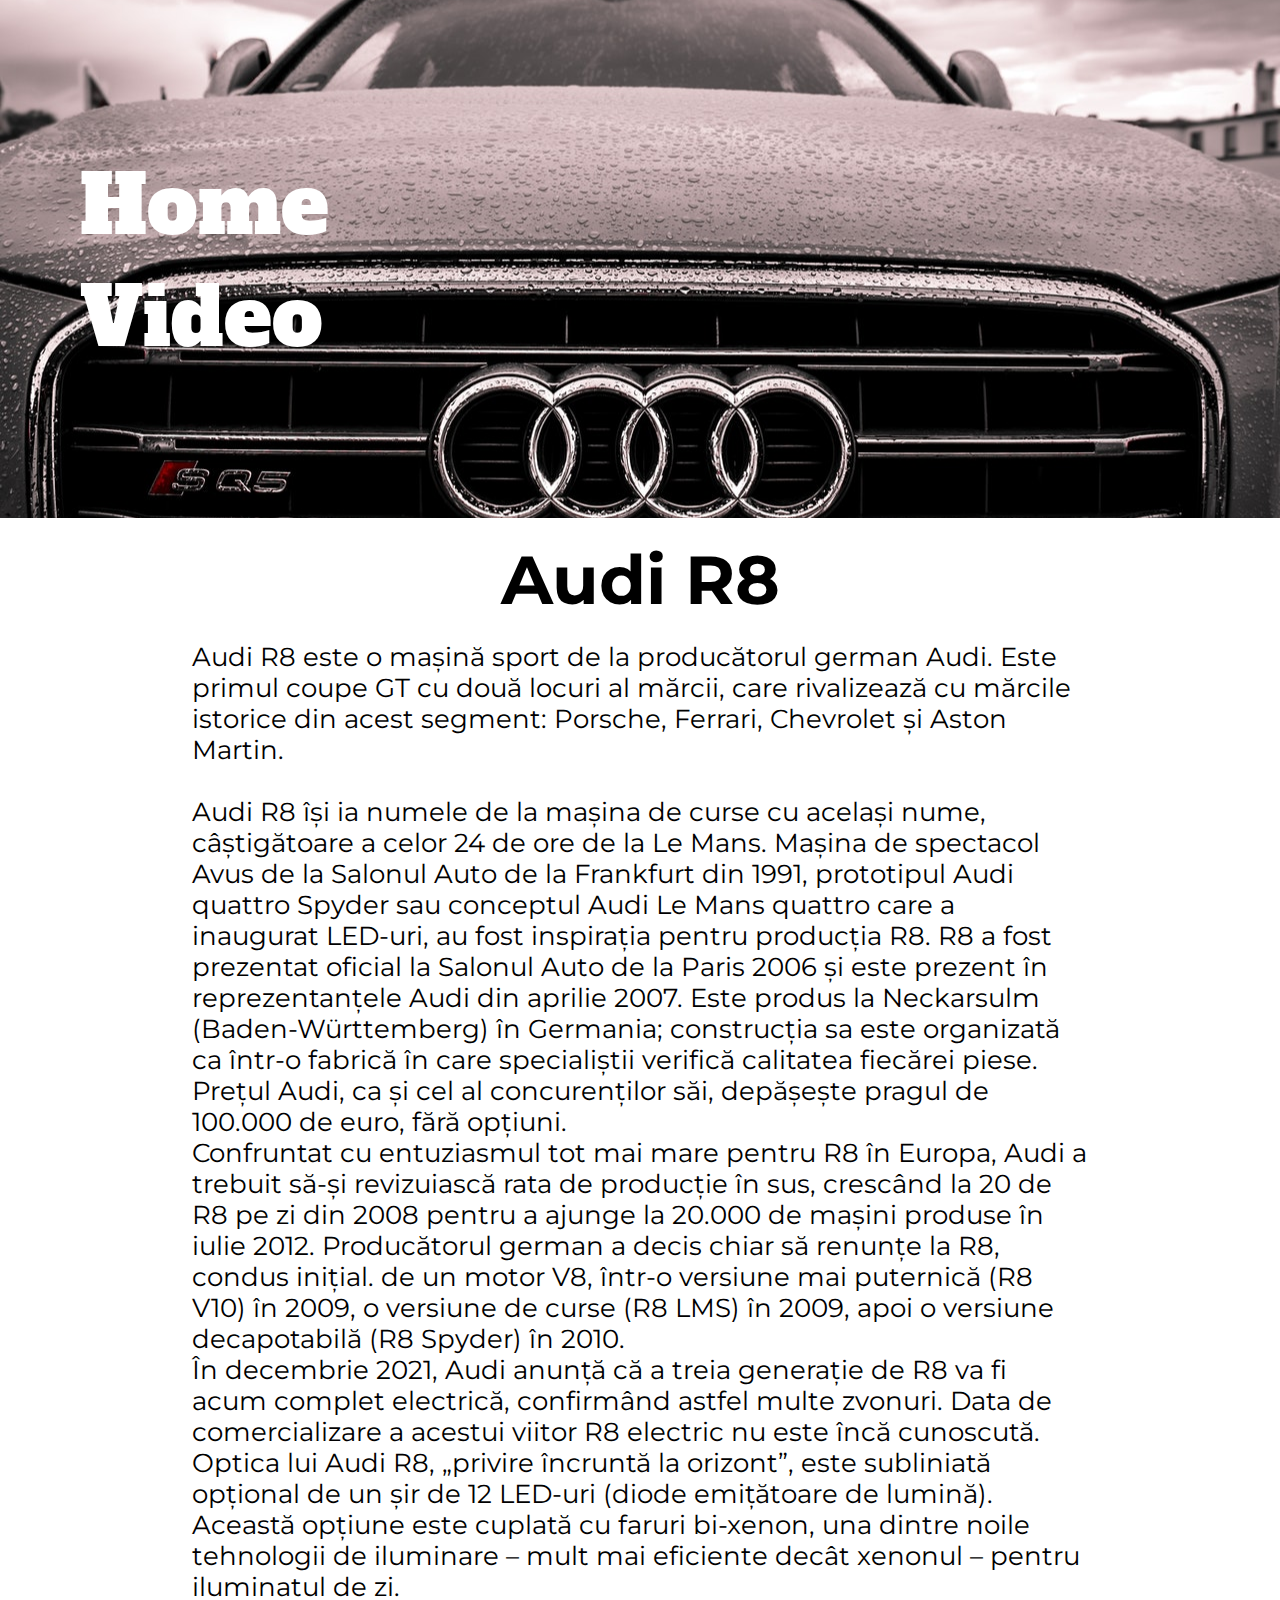
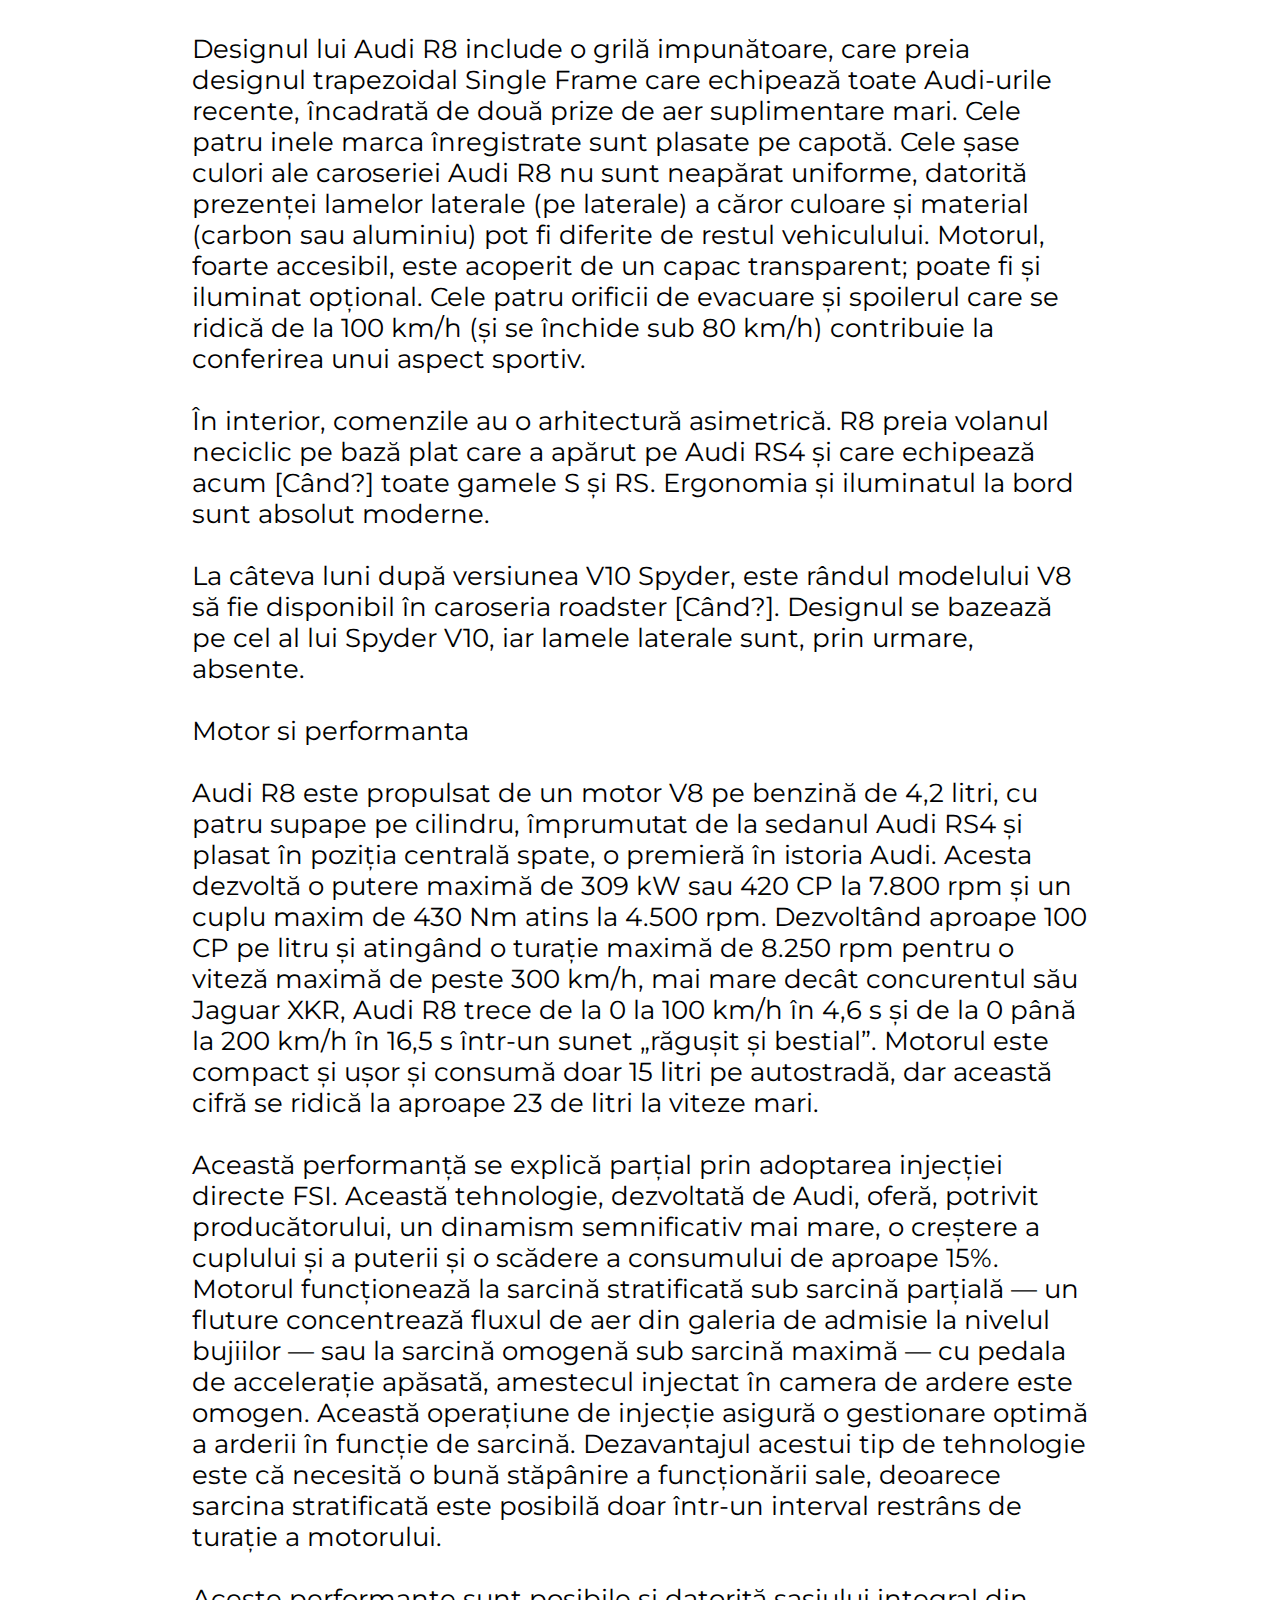
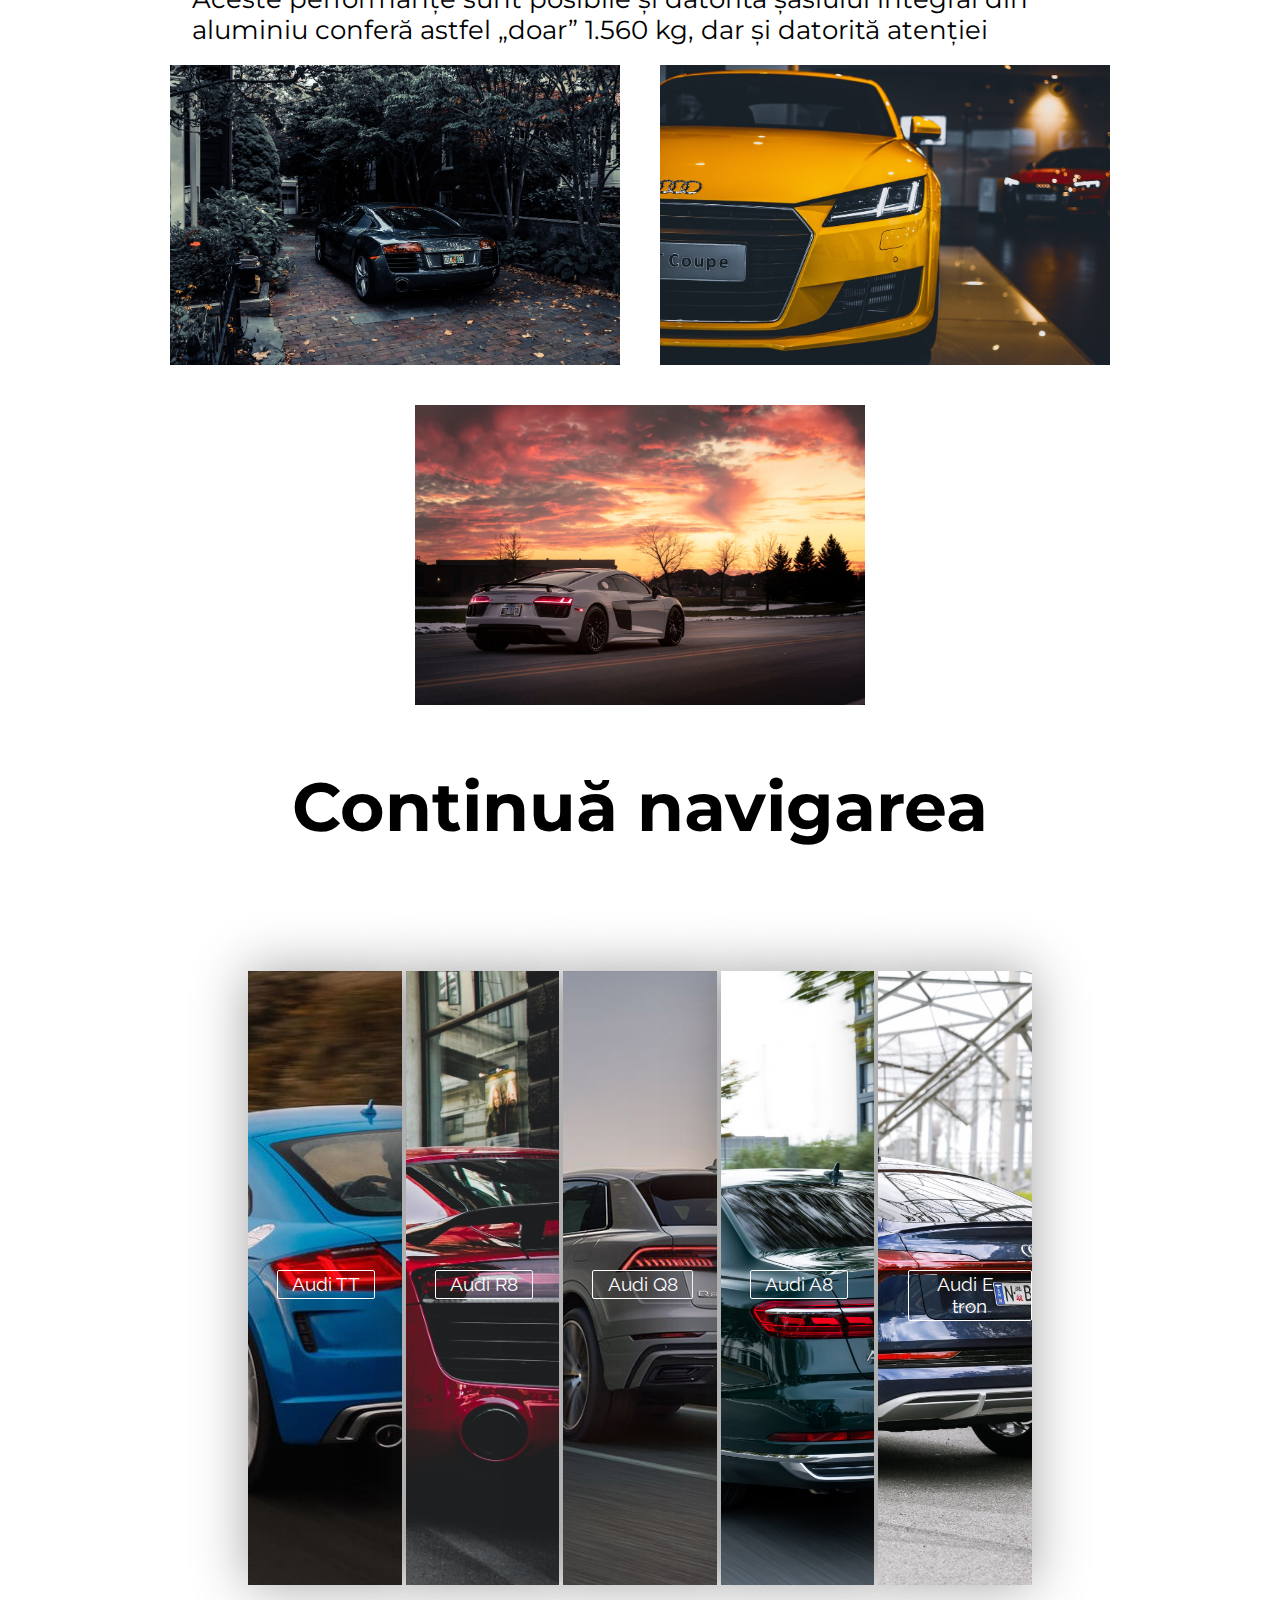
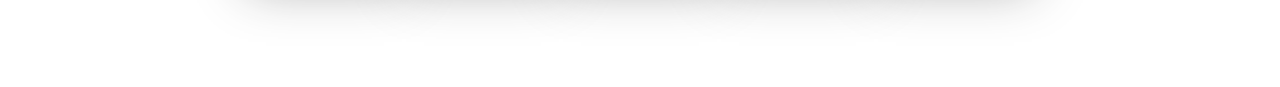
<file: pagini/audir8.html>
<!DOCTYPE html>
<html lang="en">
  <head>
    <meta charset="UTF-8" />
    <meta http-equiv="X-UA-Compatible" content="IE=edge" />
    <meta name="viewport" content="width=device-width, initial-scale=1.0" />
    <title> Audi R8</title>
    <link rel="preconnect" href="https://fonts.gstatic.com" />
    <link
      href="https://fonts.googleapis.com/css2?family=Pacifico&display=swap"
      rel="stylesheet"
    />
    <link rel="preconnect" href="https://fonts.googleapis.com" />
    <link rel="preconnect" href="https://fonts.gstatic.com" crossorigin />
    <link
      href="https://fonts.googleapis.com/css2?family=Raleway:wght@100&display=swap"
      rel="stylesheet"
    />
    <link rel="preconnect" href="https://fonts.googleapis.com" />
    <link rel="preconnect" href="https://fonts.gstatic.com" crossorigin />
    <link
      href="https://fonts.googleapis.com/css2?family=Alfa+Slab+One&display=swap"
      rel="stylesheet"
    />

    <link rel="preconnect" href="https://fonts.googleapis.com" />
    <link rel="preconnect" href="https://fonts.gstatic.com" crossorigin />
    <link
      href="https://fonts.googleapis.com/css2?family=Nunito:wght@300&display=swap"
      rel="stylesheet"
    />
    <link rel="stylesheet" href="https://cdnjs.cloudflare.com/ajax/libs/font-awesome/4.7.0/css/font-awesome.min.css">


    <link rel="stylesheet" href="../style.css" />
  </head>
  <body>
    

    <section class="homepage">
      <a href="../index.html" class="link">
          <h2>Home</h2>
      </a>
      <a href="../video.html" class="link">
        <h2>Video</h2>
    </a>
    </section>

    <div class="continut-stil">
      <h1 class="titlu"> Audi R8</h1>
      <p class="text">
     
        Audi R8 este o mașină sport de la producătorul german Audi. Este primul coupe GT cu două locuri al mărcii, care rivalizează cu mărcile istorice din acest segment: Porsche, Ferrari, Chevrolet și Aston Martin.
<br> <br>
        Audi R8 își ia numele de la mașina de curse cu același nume, câștigătoare a celor 24 de ore de la Le Mans. Mașina de spectacol Avus de la Salonul Auto de la Frankfurt din 1991, prototipul Audi quattro Spyder sau conceptul Audi Le Mans quattro care a inaugurat LED-uri, au fost inspirația pentru producția R8. R8 a fost prezentat oficial la Salonul Auto de la Paris 2006 și este prezent în reprezentanțele Audi din aprilie 2007. Este produs la Neckarsulm (Baden-Württemberg) în Germania; construcția sa este organizată ca într-o fabrică în care specialiștii verifică calitatea fiecărei piese. Prețul Audi, ca și cel al concurenților săi, depășește pragul de 100.000 de euro, fără opțiuni.
        <br> 
        Confruntat cu entuziasmul tot mai mare pentru R8 în Europa, Audi a trebuit să-și revizuiască rata de producție în sus, crescând la 20 de R8 pe zi din 2008 pentru a ajunge la 20.000 de mașini produse în iulie 2012. Producătorul german a decis chiar să renunțe la R8, condus inițial. de un motor V8, într-o versiune mai puternică (R8 V10) în 2009, o versiune de curse (R8 LMS) în 2009, apoi o versiune decapotabilă (R8 Spyder) în 2010.
        <br> 
        În decembrie 2021, Audi anunță că a treia generație de R8 va fi acum complet electrică, confirmând astfel multe zvonuri. Data de comercializare a acestui viitor R8 electric nu este încă cunoscută.
        <br> 
        Optica lui Audi R8, „privire încruntă la orizont”, este subliniată opțional de un șir de 12 LED-uri (diode emițătoare de lumină). Această opțiune este cuplată cu faruri bi-xenon, una dintre noile tehnologii de iluminare – mult mai eficiente decât xenonul – pentru iluminatul de zi.
        <br> <br>
        Designul lui Audi R8 include o grilă impunătoare, care preia designul trapezoidal Single Frame care echipează toate Audi-urile recente, încadrată de două prize de aer suplimentare mari. Cele patru inele marca înregistrate sunt plasate pe capotă. Cele șase culori ale caroseriei Audi R8 nu sunt neapărat uniforme, datorită prezenței lamelor laterale (pe laterale) a căror culoare și material (carbon sau aluminiu) pot fi diferite de restul vehiculului. Motorul, foarte accesibil, este acoperit de un capac transparent; poate fi și iluminat opțional. Cele patru orificii de evacuare și spoilerul care se ridică de la 100 km/h (și se închide sub 80 km/h) contribuie la conferirea unui aspect sportiv.
        <br> <br>
        În interior, comenzile au o arhitectură asimetrică. R8 preia volanul neciclic pe bază plat care a apărut pe Audi RS4 și care echipează acum [Când?] toate gamele S și RS. Ergonomia și iluminatul la bord sunt absolut moderne.
        <br> <br>
        La câteva luni după versiunea V10 Spyder, este rândul modelului V8 să fie disponibil în caroseria roadster [Când?]. Designul se bazează pe cel al lui Spyder V10, iar lamele laterale sunt, prin urmare, absente.
        <br> <br>
        Motor si performanta<br> <br>
        Audi R8 este propulsat de un motor V8 pe benzină de 4,2 litri, cu patru supape pe cilindru, împrumutat de la sedanul Audi RS4 și plasat în poziția centrală spate, o premieră în istoria Audi. Acesta dezvoltă o putere maximă de 309 kW sau 420 CP la 7.800 rpm și un cuplu maxim de 430 Nm atins la 4.500 rpm. Dezvoltând aproape 100 CP pe litru și atingând o turație maximă de 8.250 rpm pentru o viteză maximă de peste 300 km/h, mai mare decât concurentul său Jaguar XKR, Audi R8 trece de la 0 la 100 km/h în 4,6 s și de la 0 până la 200 km/h în 16,5 s într-un sunet „răgușit și bestial”. Motorul este compact și ușor și consumă doar 15 litri pe autostradă, dar această cifră se ridică la aproape 23 de litri la viteze mari.
        <br> <br>
        Această performanță se explică parțial prin adoptarea injecției directe FSI. Această tehnologie, dezvoltată de Audi, oferă, potrivit producătorului, un dinamism semnificativ mai mare, o creștere a cuplului și a puterii și o scădere a consumului de aproape 15%. Motorul funcționează la sarcină stratificată sub sarcină parțială — un fluture concentrează fluxul de aer din galeria de admisie la nivelul bujiilor — sau la sarcină omogenă sub sarcină maximă — cu pedala de accelerație apăsată, amestecul injectat în camera de ardere este omogen. Această operațiune de injecție asigură o gestionare optimă a arderii în funcție de sarcină. Dezavantajul acestui tip de tehnologie este că necesită o bună stăpânire a funcționării sale, deoarece sarcina stratificată este posibilă doar într-un interval restrâns de turație a motorului.
        <br> <br>
        Aceste performanțe sunt posibile și datorită șasiului integral din aluminiu conferă astfel „doar” 1.560 kg, dar și datorită atenției

      </p>
      <div class="imagini">
        <img class="imagine" src="../images/stiluri/AudiR81.jpg" alt="">
        <img class="imagine" src="../images/stiluri/AudiR82.jpg" alt="">
        <img class="imagine" src="../images/stiluri/AudiR83.jpg" alt="">
      </div>
    </div>
    </br><h1 class="titlu">Continuă navigarea</h1>
    <section class="page2">
      <div class="container">
        <a href="./auditt.html" class="box" id="box-1"><div ><button>Audi TT</button></div></a>
        <a href="./audir8.html" class="box" id="box-2"><div ><button>Audi R8</button></div></a>
        <a href="./audiq8.html" class="box" id="box-3"><div ><button>Audi Q8</button></div></a>
        <a href="./audia8.html" class="box" id="box-4"><div ><button>Audi A8</button></div></a>
        <a href="./audietron.html" class="box" id="box-5"><div ><button>Audi E-tron</button></div></a>
      </div>
    </section>
   
  </body>
</html>
</file>
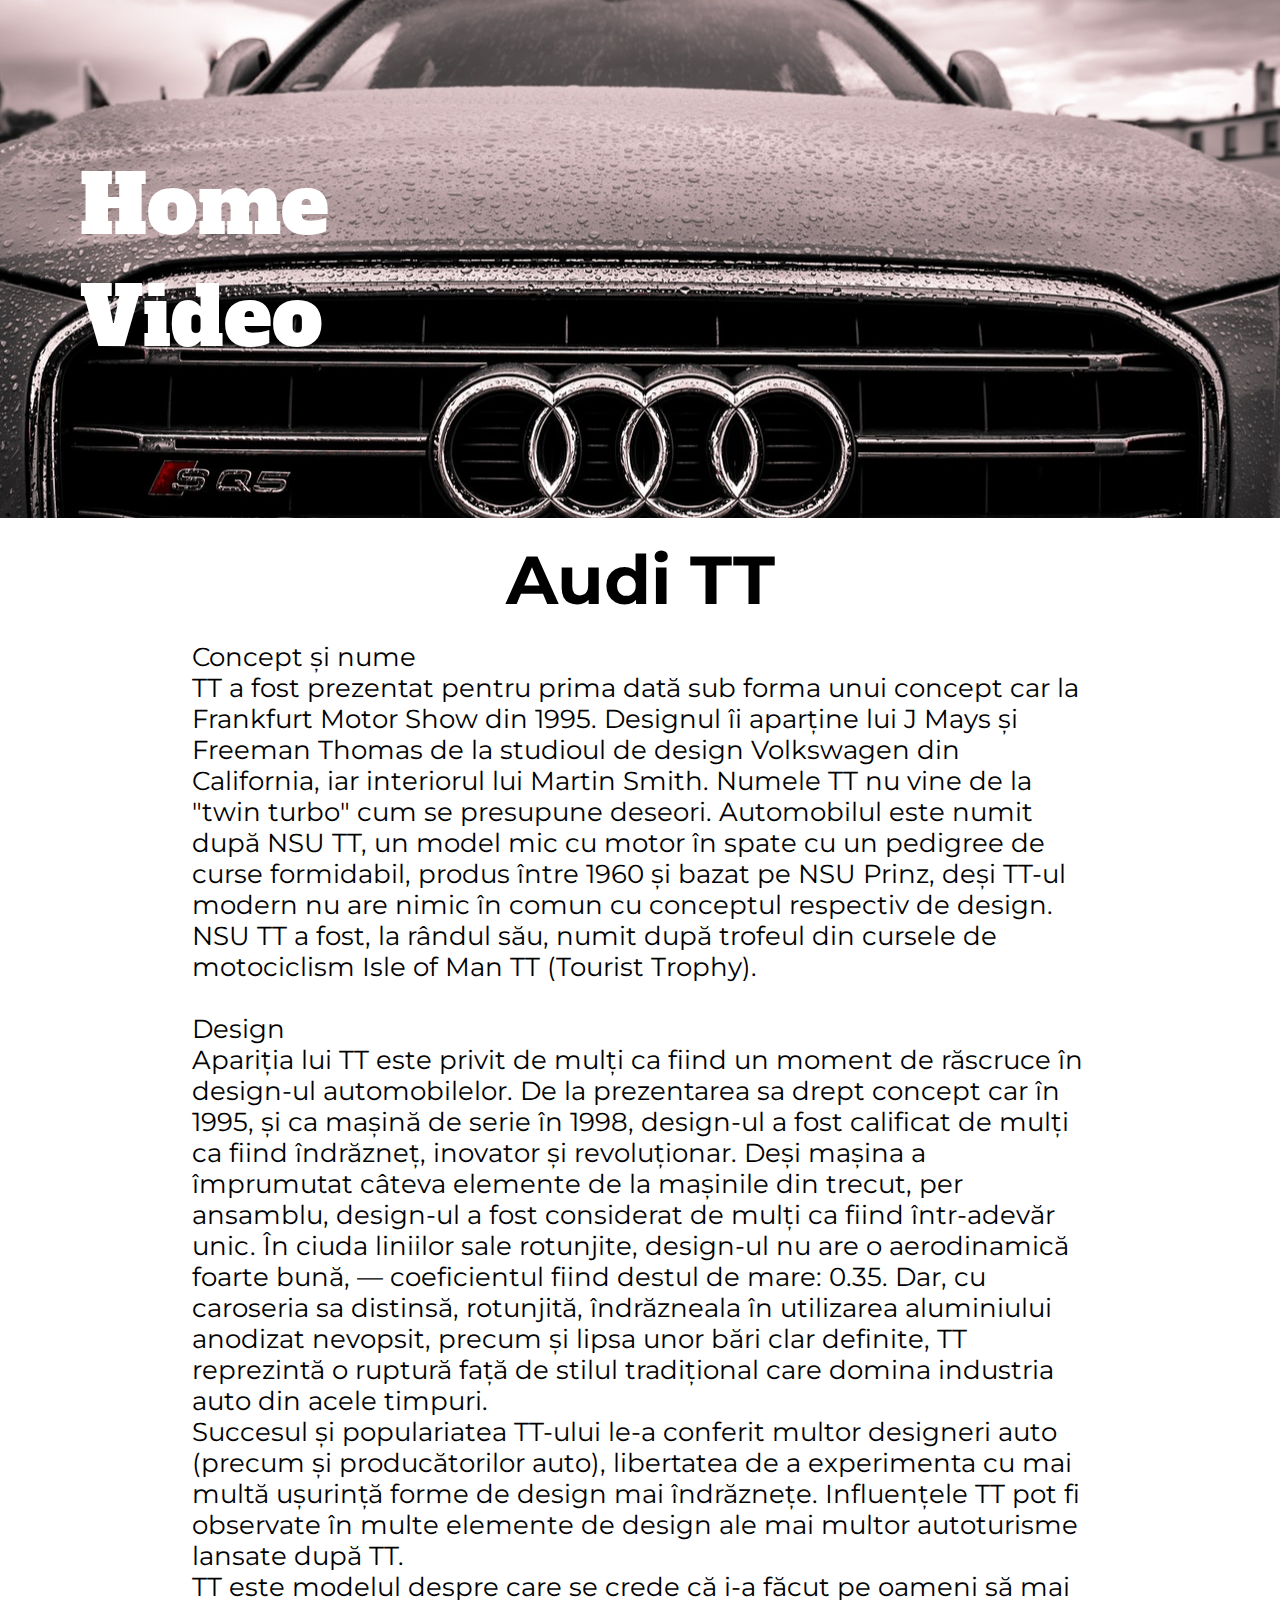
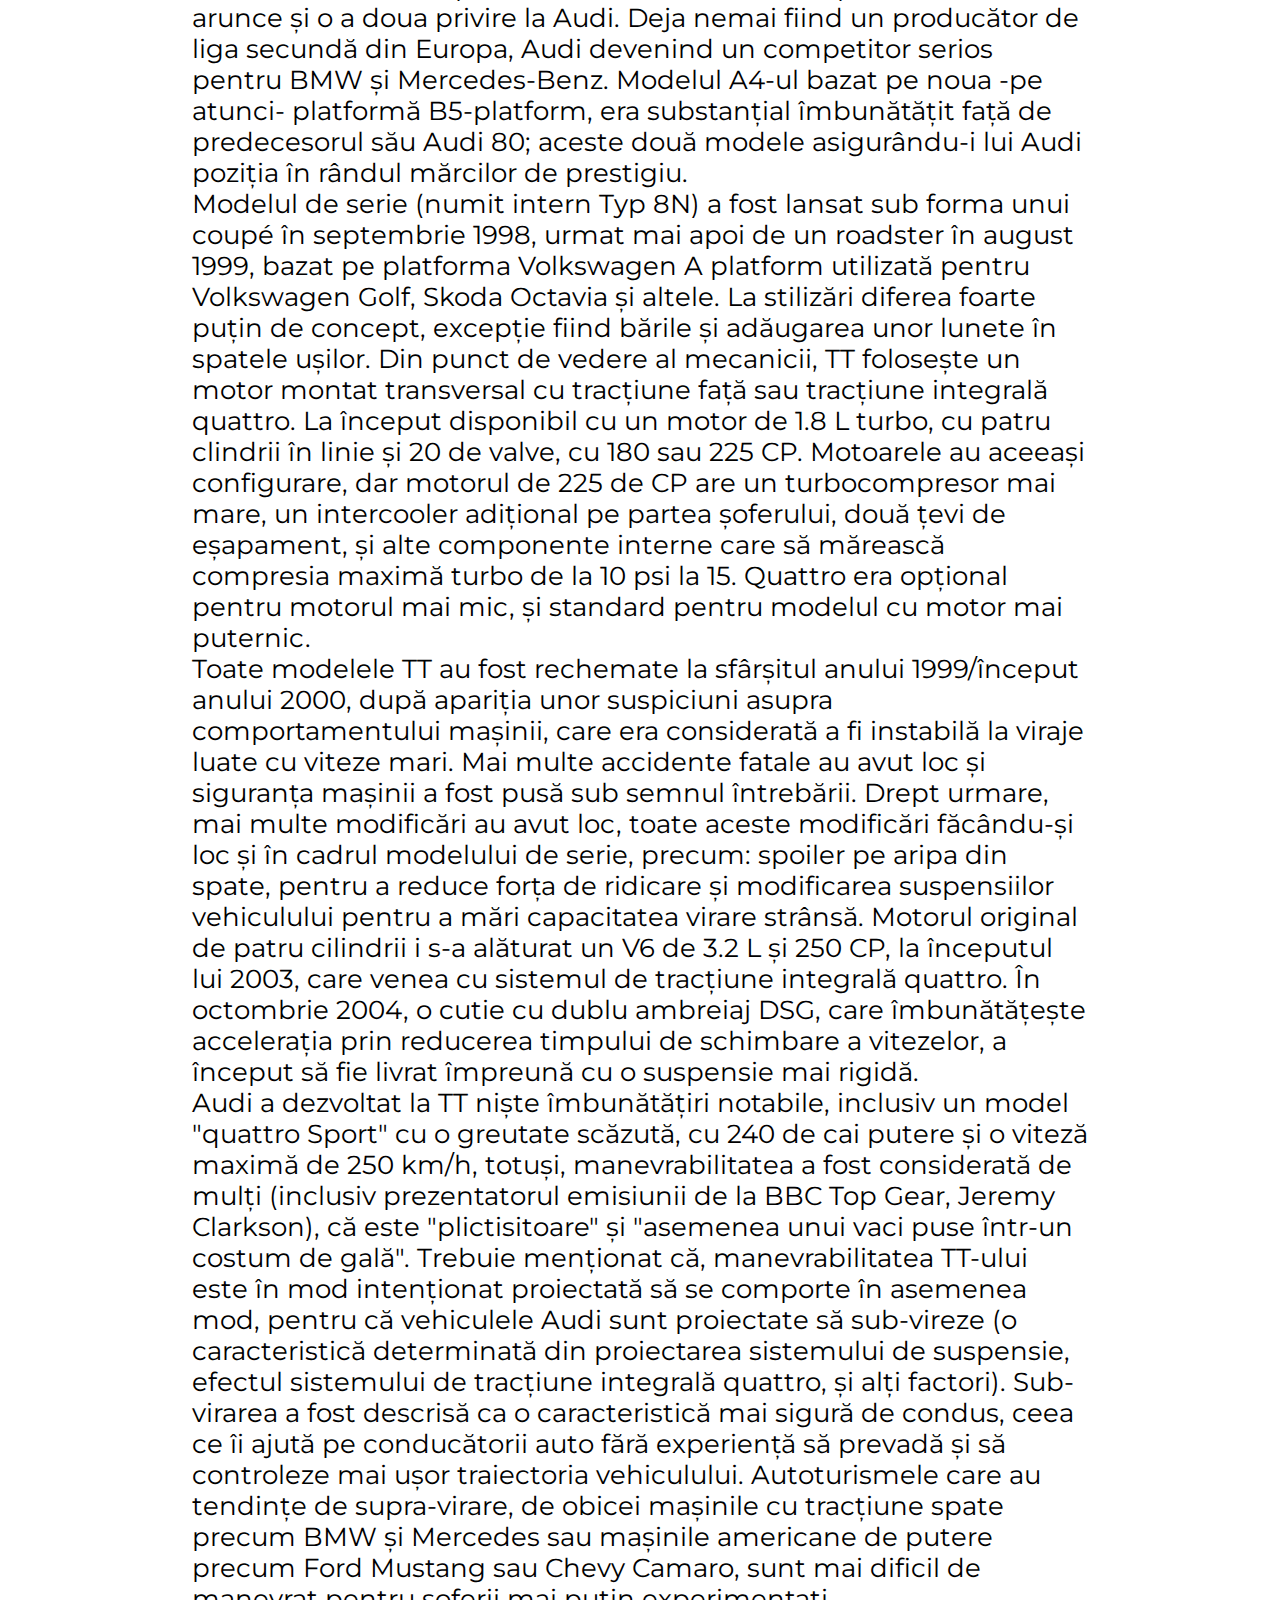
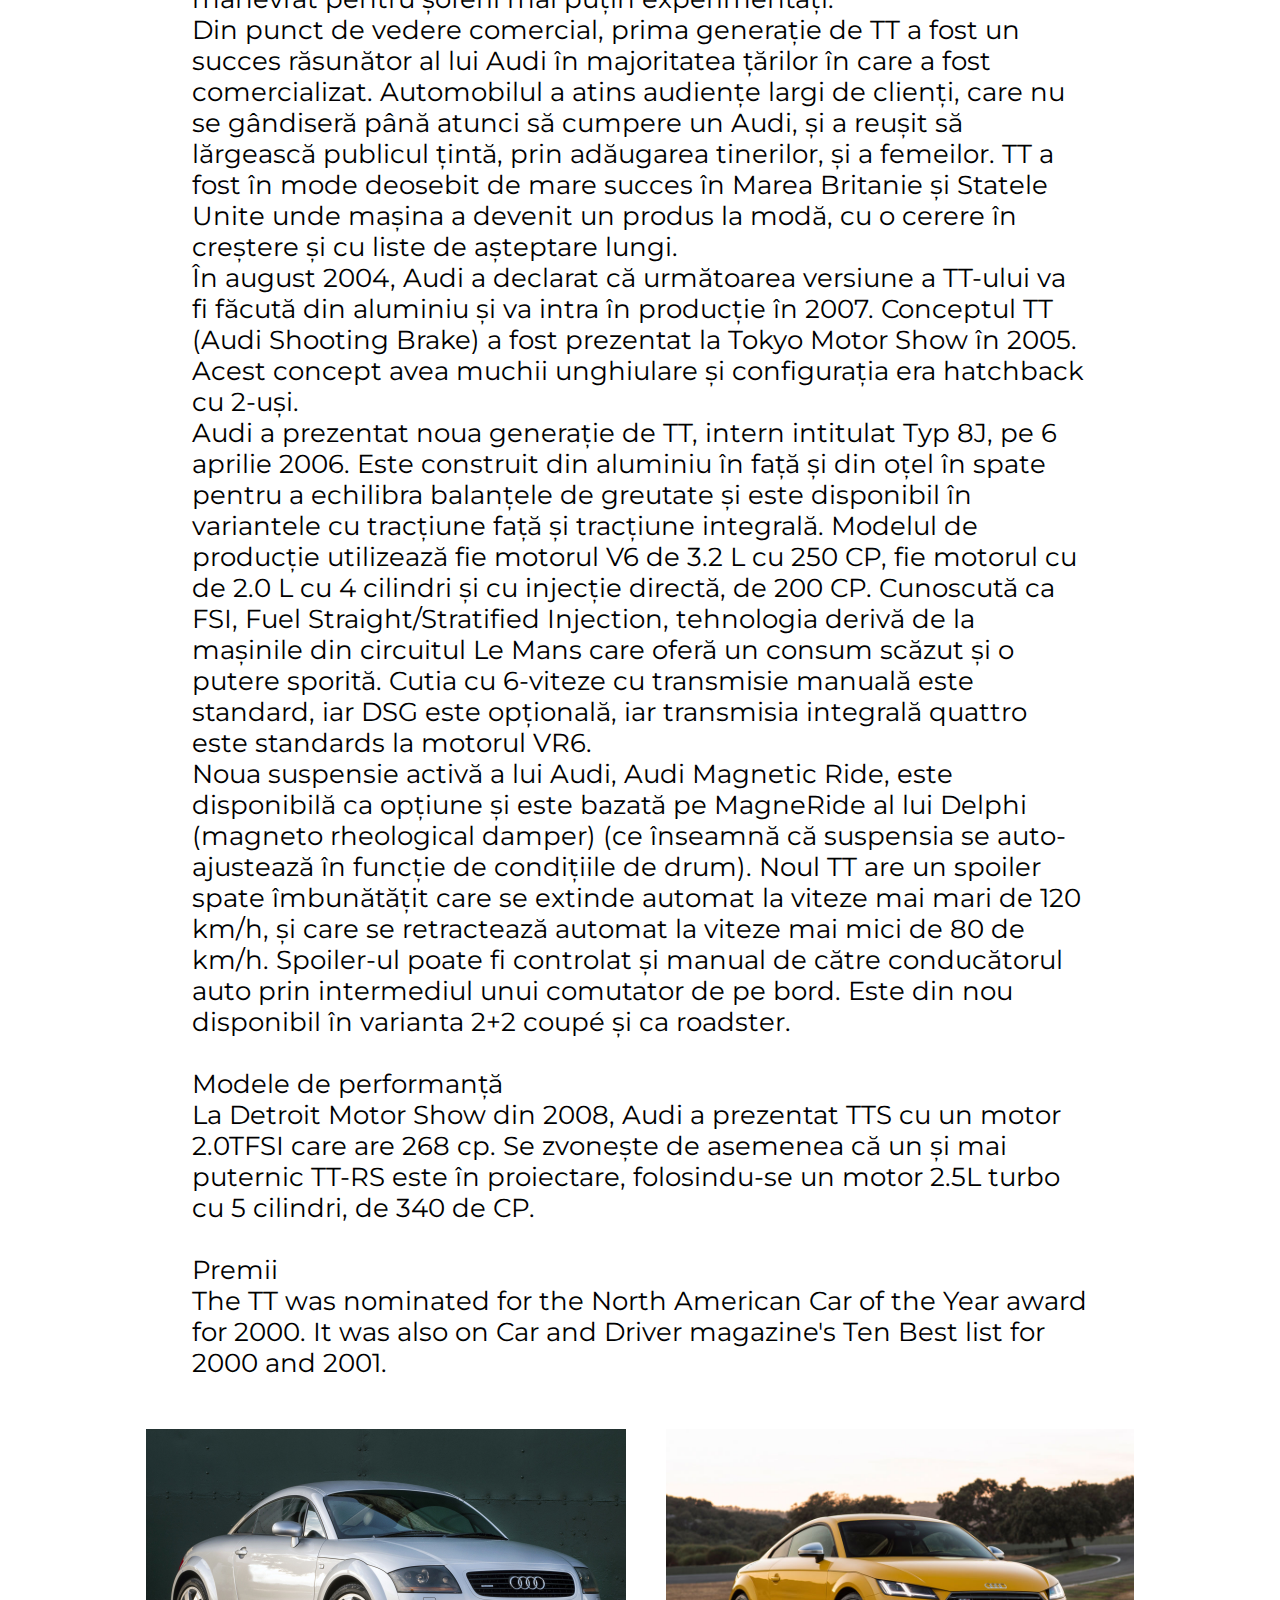
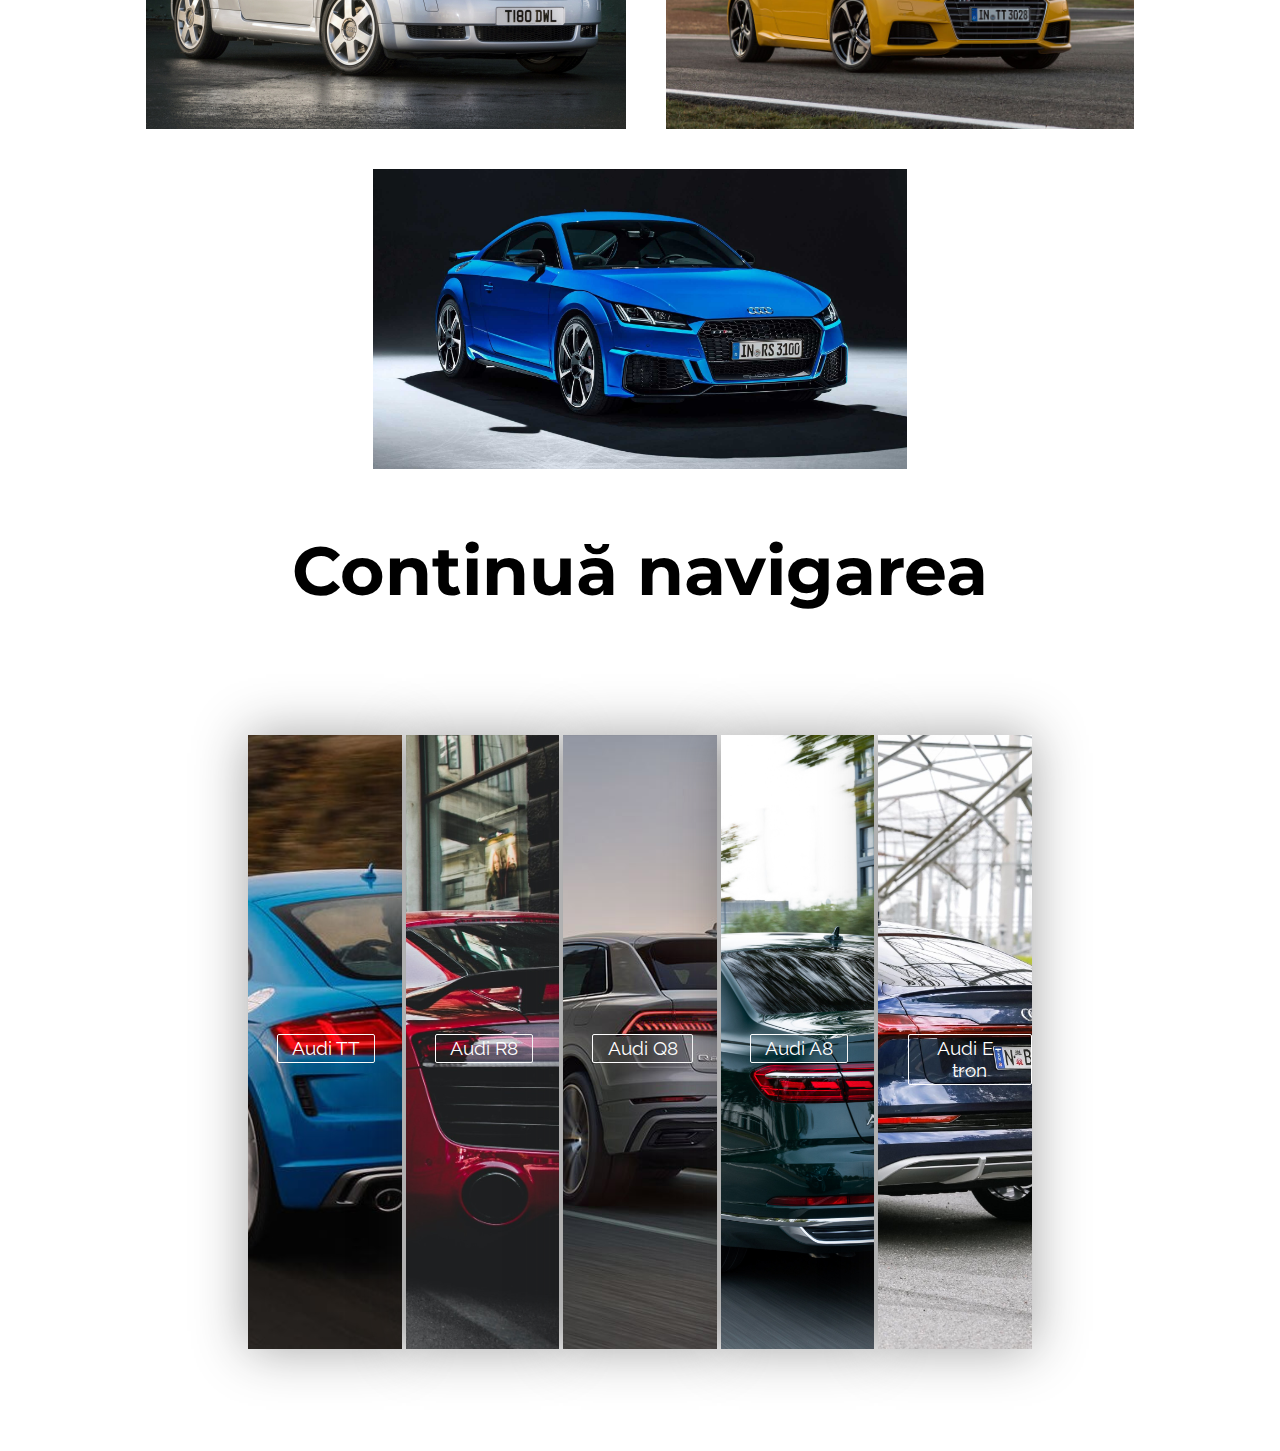
<file: pagini/auditt.html>
<!DOCTYPE html>
<html lang="en">
  <head>
    <meta charset="UTF-8" />
    <meta http-equiv="X-UA-Compatible" content="IE=edge" />
    <meta name="viewport" content="width=device-width, initial-scale=1.0" />
    <title>Audi TT</title>
    <link rel="preconnect" href="https://fonts.gstatic.com" />
    <link
      href="https://fonts.googleapis.com/css2?family=Pacifico&display=swap"
      rel="stylesheet"
    />
    <link rel="preconnect" href="https://fonts.googleapis.com" />
    <link rel="preconnect" href="https://fonts.gstatic.com" crossorigin />
    <link
      href="https://fonts.googleapis.com/css2?family=Raleway:wght@100&display=swap"
      rel="stylesheet"
    />
    <link rel="preconnect" href="https://fonts.googleapis.com" />
    <link rel="preconnect" href="https://fonts.gstatic.com" crossorigin />
    <link
      href="https://fonts.googleapis.com/css2?family=Alfa+Slab+One&display=swap"
      rel="stylesheet"
    />

    <link rel="preconnect" href="https://fonts.googleapis.com" />
    <link rel="preconnect" href="https://fonts.gstatic.com" crossorigin />
    <link
      href="https://fonts.googleapis.com/css2?family=Nunito:wght@300&display=swap"
      rel="stylesheet"
    />
    <link rel="stylesheet" href="https://cdnjs.cloudflare.com/ajax/libs/font-awesome/4.7.0/css/font-awesome.min.css">


    <link rel="stylesheet" href="../style.css" />
  </head>
  <body>
    

    <section class="homepage">
      <a href="../index.html" class="link">
          <h2>Home</h2>
      </a>
      <a href="../video.html" class="link">
        <h2>Video</h2>
    </a>
    </section>

    <div class="continut-stil">
      <h1 class="titlu">Audi TT</h1>
      <p class="text">
       
Concept și nume <br>
TT a fost prezentat pentru prima dată sub forma unui concept car la Frankfurt Motor Show din 1995. Designul îi aparține lui J Mays și Freeman Thomas de la studioul de design Volkswagen din California, iar interiorul lui Martin Smith. Numele TT nu vine de la "twin turbo" cum se presupune deseori. Automobilul este numit după NSU TT, un model mic cu motor în spate cu un pedigree de curse formidabil, produs între 1960 și bazat pe NSU Prinz, deși TT-ul modern nu are nimic în comun cu conceptul respectiv de design. NSU TT a fost, la rândul său, numit după trofeul din cursele de motociclism Isle of Man TT (Tourist Trophy).
<br><br>
Design<br>
Apariția lui TT este privit de mulți ca fiind un moment de răscruce în design-ul automobilelor. De la prezentarea sa drept concept car în 1995, și ca mașină de serie în 1998, design-ul a fost calificat de mulți ca fiind îndrăzneț, inovator și revoluționar. Deși mașina a împrumutat câteva elemente de la mașinile din trecut, per ansamblu, design-ul a fost considerat de mulți ca fiind într-adevăr unic. În ciuda liniilor sale rotunjite, design-ul nu are o aerodinamică foarte bună, — coeficientul fiind destul de mare: 0.35. Dar, cu caroseria sa distinsă, rotunjită, îndrăzneala în utilizarea aluminiului anodizat nevopsit, precum și lipsa unor bări clar definite, TT reprezintă o ruptură față de stilul tradițional care domina industria auto din acele timpuri.
<br>
Succesul și populariatea TT-ului le-a conferit multor designeri auto (precum și producătorilor auto), libertatea de a experimenta cu mai multă ușurință forme de design mai îndrăznețe. Influențele TT pot fi observate în multe elemente de design ale mai multor autoturisme lansate după TT.
<br>
TT este modelul despre care se crede că i-a făcut pe oameni să mai arunce și o a doua privire la Audi. Deja nemai fiind un producător de liga secundă din Europa, Audi devenind un competitor serios pentru BMW și Mercedes-Benz. Modelul A4-ul bazat pe noua -pe atunci- platformă B5-platform, era substanțial îmbunătățit față de predecesorul său Audi 80; aceste două modele asigurându-i lui Audi poziția în rândul mărcilor de prestigiu.
<br>
Modelul de serie (numit intern Typ 8N) a fost lansat sub forma unui coupé în septembrie 1998, urmat mai apoi de un roadster în august 1999, bazat pe platforma Volkswagen A platform utilizată pentru Volkswagen Golf, Skoda Octavia și altele. La stilizări diferea foarte puțin de concept, excepție fiind bările și adăugarea unor lunete în spatele ușilor. Din punct de vedere al mecanicii, TT folosește un motor montat transversal cu tracțiune față sau tracțiune integrală quattro. La început disponibil cu un motor de 1.8 L turbo, cu patru clindrii în linie și 20 de valve, cu 180 sau 225 CP. Motoarele au aceeași configurare, dar motorul de 225 de CP are un turbocompresor mai mare, un intercooler adițional pe partea șoferului, două țevi de eșapament, și alte componente interne care să mărească compresia maximă turbo de la 10 psi la 15. Quattro era opțional pentru motorul mai mic, și standard pentru modelul cu motor mai puternic.
<br>
Toate modelele TT au fost rechemate la sfârșitul anului 1999/început anului 2000, după apariția unor suspiciuni asupra comportamentului mașinii, care era considerată a fi instabilă la viraje luate cu viteze mari. Mai multe accidente fatale au avut loc și siguranța mașinii a fost pusă sub semnul întrebării. Drept urmare, mai multe modificări au avut loc, toate aceste modificări făcându-și loc și în cadrul modelului de serie, precum: spoiler pe aripa din spate, pentru a reduce forța de ridicare și modificarea suspensiilor vehiculului pentru a mări capacitatea virare strânsă. Motorul original de patru cilindrii i s-a alăturat un V6 de 3.2 L și 250 CP, la începutul lui 2003, care venea cu sistemul de tracțiune integrală quattro. În octombrie 2004, o cutie cu dublu ambreiaj DSG, care îmbunătățește accelerația prin reducerea timpului de schimbare a vitezelor, a început să fie livrat împreună cu o suspensie mai rigidă.
<br>
Audi a dezvoltat la TT niște îmbunătățiri notabile, inclusiv un model "quattro Sport" cu o greutate scăzută, cu 240 de cai putere și o viteză maximă de 250 km/h, totuși, manevrabilitatea a fost considerată de mulți (inclusiv prezentatorul emisiunii de la BBC Top Gear, Jeremy Clarkson), că este "plictisitoare" și "asemenea unui vaci puse într-un costum de gală". Trebuie menționat că, manevrabilitatea TT-ului este în mod intenționat proiectată să se comporte în asemenea mod, pentru că vehiculele Audi sunt proiectate să sub-vireze (o caracteristică determinată din proiectarea sistemului de suspensie, efectul sistemului de tracțiune integrală quattro, și alți factori). Sub-virarea a fost descrisă ca o caracteristică mai sigură de condus, ceea ce îi ajută pe conducătorii auto fără experiență să prevadă și să controleze mai ușor traiectoria vehiculului. Autoturismele care au tendințe de supra-virare, de obicei mașinile cu tracțiune spate precum BMW și Mercedes sau mașinile americane de putere precum Ford Mustang sau Chevy Camaro, sunt mai dificil de manevrat pentru șoferii mai puțin experimentați.
<br>
Din punct de vedere comercial, prima generație de TT a fost un succes răsunător al lui Audi în majoritatea țărilor în care a fost comercializat. Automobilul a atins audiențe largi de clienți, care nu se gândiseră până atunci să cumpere un Audi, și a reușit să lărgească publicul țintă, prin adăugarea tinerilor, și a femeilor. TT a fost în mode deosebit de mare succes în Marea Britanie și Statele Unite unde mașina a devenit un produs la modă, cu o cerere în creștere și cu liste de așteptare lungi.
<br>
În august 2004, Audi a declarat că următoarea versiune a TT-ului va fi făcută din aluminiu și va intra în producție în 2007. Conceptul TT (Audi Shooting Brake) a fost prezentat la Tokyo Motor Show în 2005. Acest concept avea muchii unghiulare și configurația era hatchback cu 2-uși.
<br>
Audi a prezentat noua generație de TT, intern intitulat Typ 8J, pe 6 aprilie 2006. Este construit din aluminiu în față și din oțel în spate pentru a echilibra balanțele de greutate și este disponibil în variantele cu tracțiune față și tracțiune integrală. Modelul de producție utilizează fie motorul V6 de 3.2 L cu 250 CP, fie motorul cu de 2.0 L cu 4 cilindri și cu injecție directă, de 200 CP. Cunoscută ca FSI, Fuel Straight/Stratified Injection, tehnologia derivă de la mașinile din circuitul Le Mans care oferă un consum scăzut și o putere sporită. Cutia cu 6-viteze cu transmisie manuală este standard, iar DSG este opțională, iar transmisia integrală quattro este standards la motorul VR6.
<br>
Noua suspensie activă a lui Audi, Audi Magnetic Ride, este disponibilă ca opțiune și este bazată pe MagneRide al lui Delphi (magneto rheological damper) (ce înseamnă că suspensia se auto-ajustează în funcție de condițiile de drum). Noul TT are un spoiler spate îmbunătățit care se extinde automat la viteze mai mari de 120 km/h, și care se retractează automat la viteze mai mici de 80 de km/h. Spoiler-ul poate fi controlat și manual de către conducătorul auto prin intermediul unui comutator de pe bord. Este din nou disponibil în varianta 2+2 coupé și ca roadster.
<br><br>
Modele de performanță<br>
La Detroit Motor Show din 2008, Audi a prezentat TTS cu un motor 2.0TFSI care are 268 cp. Se zvonește de asemenea că un și mai puternic TT-RS este în proiectare, folosindu-se un motor 2.5L turbo cu 5 cilindri, de 340 de CP.
<br><br>
Premii<br>
The TT was nominated for the North American Car of the Year award for 2000. It was also on Car and Driver magazine's Ten Best list for 2000 and 2001.
<br><br>
      <div class="imagini">
        <img class="imagine" src="../images/stiluri/AudiTT1.jpg" alt="">
        <img class="imagine" src="../images/stiluri/AudiTT2.jpg" alt="">
        <img class="imagine" src="../images/stiluri/AudiTT3.jpg" alt="">
      </div>
    </div>
    </br><h1 class="titlu">Continuă navigarea</h1>
    <section class="page2">
      <div class="container">
        <a href="./auditt.html" class="box" id="box-1"><div ><button>Audi TT</button></div></a>
        <a href="./audir8.html" class="box" id="box-2"><div ><button>Audi R8</button></div></a>
        <a href="./audiq8.html" class="box" id="box-3"><div ><button>Audi Q8</button></div></a>
        <a href="./audia8.html" class="box" id="box-4"><div ><button>Audi A8</button></div></a>
        <a href="./audietron.html" class="box" id="box-5"><div ><button>Audi E-tron</button></div></a>
      </div>
    </section>
   
  </body>
</html>
</file>
<file: style.css>
@import url('https://fonts.googleapis.com/css2?family=Montserrat:wght@300&display=swap');

*{
    box-sizing: border-box;
    margin: 0%;
    font-family: 'Montserrat', sans-serif;
}
body{
    margin: 0%;
    font-size: 17px;
    padding: 0%;
    
}

.titlu{
    text-align: center;
    margin: 20px;
    font-size: 4em;
}

.text{
    width: 70%;
    margin: auto;
    font-size: 1.5em;
}
.imagini{
    display: flex;
    flex-direction: row;
    flex-wrap: wrap;
    align-items: center;
    align-content: center;
    justify-content: center;
}
.imagine{
    height: 300px;
    margin: auto;
    margin: 20px;
}

a{
    text-decoration: none;
    color: black;
}
.homepage{
    
    padding: 8rem 5rem;
    height: 32.4rem;
    background-image: url(images/back.jpg);
    background-position: center;
    background-size: cover;
    text-align: left;
    line-height: 399%;
    
    
}

.homepage h2{
    font-family: 'Alfa Slab One', cursive;
    font-weight: normal;
    margin-bottom: 0;
    font-size: 5rem;
    color: white;
    margin-top: 4%;
}
.homepage h3{
    font-family: 'Alfa Slab One', cursive;
    font-size: 3.625rem;
    font-weight: normal;
    line-height: 86%;
    
      
}
.homepage h4{
    font-family: 'Alfa Slab One', cursive;
    font-size: 3.625rem;
    font-weight: normal;
    line-height: 86%;
}

.logo{
    font-family: 'Raleway', sans-serif;
    text-decoration: none;
    color: white;
    font-size: 2.25rem;
    
}

nav .link a{
    font-family: 'Nunito Sans', sans-serif;
    text-decoration: none;
    color: white;
    margin: 1rem;
    cursor: pointer;
}
nav .link a:hover{
    color: #fcba03;
}

.page2{
    margin-top: 0%;
    
}


.container{
    display: flex;
    flex-direction: row;
    height: 91vh;    
    flex-wrap: wrap;
    justify-content: center;
    align-content: center;
    align-items: center;
    /* opacity: 0.43; */
}

.box{
    
    width: 12%;
    height: 75%;
    margin: 2px;
    box-shadow: 0 0 50px #1f1f1f69;
    transition: 0.4s ease-in-out;  
    
}
.box:hover{
    transform: scale(1.15) ;
    opacity: 0.97;
}

button{
    border-radius: 2px;
    background:transparent;
    margin: 195% auto 0% 19%;
    padding: 1.4% 9.2%;
    font-family: 'Raleway', sans-serif;
    font-size: 1.1em;
    color: white;
    outline: 0px;
    border: 1px white solid;
    cursor: pointer;    
}

#box-1{
    background-image: url(images/art1.jpg);
    background-position: center;
    background-size: cover;
}


#box-2{
    background-image: url(images/art2.jpg);
    background-position: center;
    background-size: cover;
}
#box-3{
    background-image: url(images/art3.jpg);
    background-position: center;
    background-size: cover;
}

#box-4{
    background-image: url(images/art4.jpg);
    background-position: center;
    background-size: cover;
}
#box-5{
    background-image: url(images/art5.jpg);
    background-position: center;
    background-size: cover;
}

#box-6{
    background-image: url(images/art6.jpg);
    background-position: center;
    background-size: cover;
}



.page3{
    height: 84.71vh;
    padding-top: 4%;
    margin-bottom: 0%;
}


.page3 h1{
    font-family: 'Nunito', sans-serif;
    font-size: 3rem;
    font-weight: bolder;
    line-height: 90%;
    text-align: center;
    margin: 3.1% 0% 4.2% 0%;
}


.contact-container{
    display: flex;
    flex-direction: row;
    flex-wrap: wrap;
    margin-top: 6%;
    justify-content: center;
}
.contact-item{
    min-height: 225px;
    background-color: #fcba03;
    position: relative;
    flex: 0 0 20%;
    margin: 0% 2% 0% 2%;
    text-align: center;
    justify-content: center;
    
}

.chatbox{
    border: 2px black solid;
    background-color: white;
    font-family: 'Nunito', sans-serif;
    text-decoration: none;
    color: black;
    margin: 5px;
    margin-top: 15%;
    display: inline-block;
    padding: 15px 35px;
    min-width: 200px;
    cursor: pointer;
    
}
.chatbox:hover{
    background-color: black;
    color: white;
}


.cimg-1{
    background-image: url(images/chatbox.png);
    height: 150px;
    background-size: contain;
    background-repeat: no-repeat;
    background-position: center;
    margin-top: -24.5%;
    margin-bottom: 0.5%;
    
}
.cimg-2{
    background-image: url(images/mailbox.png);
    height: 55px;
    background-size: contain;
    background-repeat: no-repeat;
    background-position: center;
    margin-top: -7.5%;
    margin-bottom: 21.5%;
    
}
.cimg-3{
    background-image: url(images/twitter.png);
    height: 80px;
    background-size: contain;
    background-repeat: no-repeat;
    background-position: center;
    margin-top: -12.5%;
    margin-bottom: 16.5%;
    
}


.chatboxall{
    font-family: 'Nunito', sans-serif;
    font-weight: bold;

}


footer{
    background-color:black;
    text-decoration: none;
    height: 10%;
    padding: 2.0%;
    text-align: center;
    justify-content: center;
}

.links a i {
    color: white;
    transition: 0.4s;
    cursor: pointer;
    padding: 0% 0.8% 0% 0.8%;
    size: 5%;
}
.links a i:hover {
    color: #fcba03 ;
    transform: scale(1.5);
}


footer h2{
    color: gray;
    font-size: 15px;
    font-family: 'Raleway', sans-serif;
    float: right;
    padding: 0% 1% 0.5% 1%;
    margin: 0%;
}


@media screen and (max-width:415px)
{

        .homepage h2 {
            font-size: 3.5rem;
        }
        .homepage h3 {
            font-size: 2.5rem;
        }
        .homepage h4 {
            font-size: 2.5rem;
        }
        .homepage{
            padding: 7rem 2rem;
            height: 27.5rem;
            margin-bottom: 19%;           
        }

    /* ************NAVIGATION BAR********* */
        .logo{
            font-size: 308%;
            padding: 1% 0% 10% 0%;
            margin-left: -14px;
        }
        
        nav{
            flex-direction: column;
            padding: 0.9rem;
            text-align: center;
            margin-top: -19%;
            padding-top: 7%;
            padding-bottom: 8.6%;
            position: relative;
        }
        nav .link a{
            font-size: 20px;
            padding-left: -5%;
        }
        

        .box{
            width: 25%;
            height: 40%;
        }

        button{
            margin: 195% 3% 2% 5%;
        }


        .contact-item{
            margin: 8% 1% 1% 1%;
        }

        footer{
            margin-top: 105%;
        }

        footer h2{
            margin-top: 4%;
            float: none;
        }









}
</file>
<file: video.css>
.streams {
        display: block;
        margin-left: auto;
        margin-right: auto;
        width: 80%;
}


.video {
  /* override other styles to make responsive */
  width: 100%;
  height: 400px;
}

.videoWrapper {
  position: relative;
  padding-bottom: 56.25%; /* 16:9 */
  height: 0;
}
.videoWrapper iframe {
  position: absolute;
  top: 0;
  left: 0;
  width: 100%;
  height: 100%;
}
</file>
